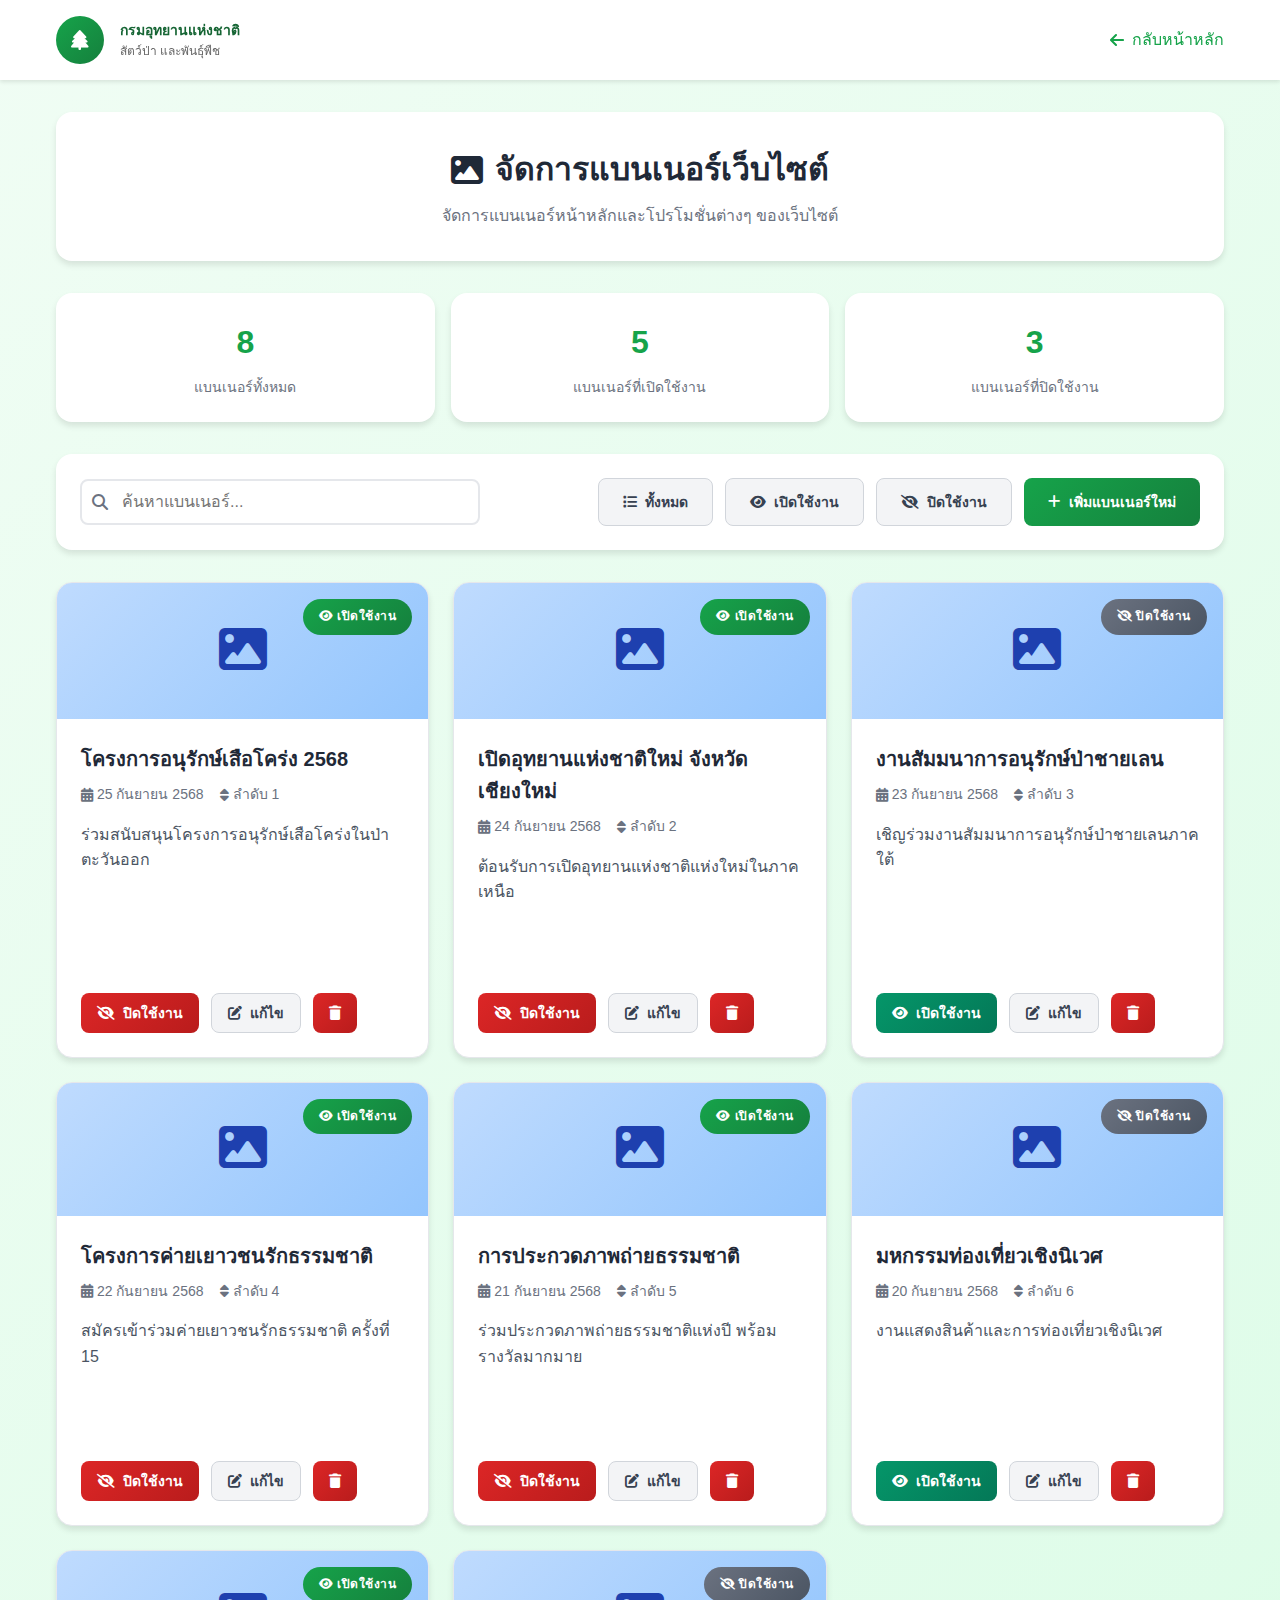
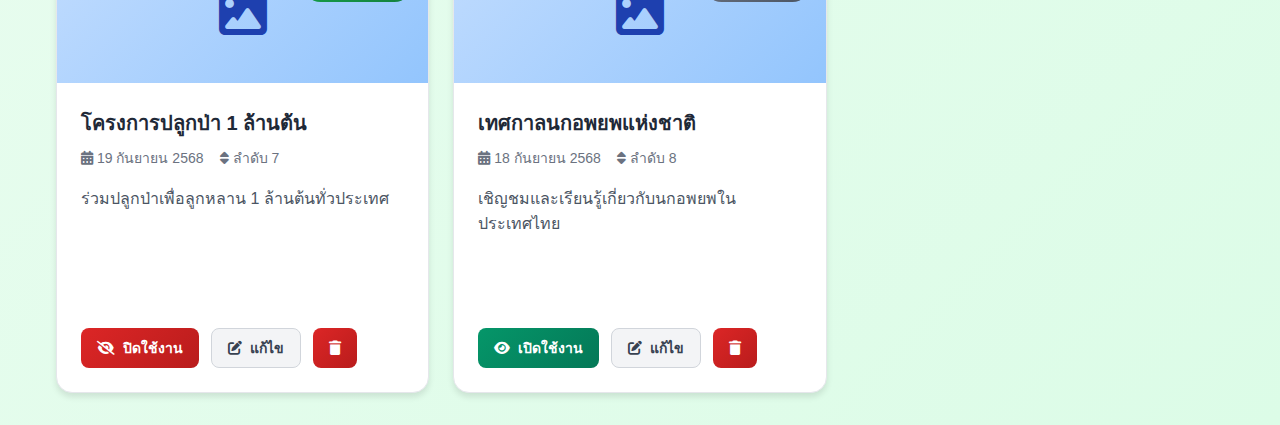
<file: banner_form.html>
<!DOCTYPE html>
<html lang="th">
  <head>
    <meta charset="UTF-8" />
    <meta name="viewport" content="width=device-width, initial-scale=1.0" />
    <title>จัดการแบนเนอร์ - กรมอุทยานแห่งชาติ สัตว์ป่า และพันธุ์พืช</title>
    <link
      rel="stylesheet"
      href="https://cdnjs.cloudflare.com/ajax/libs/font-awesome/6.4.0/css/all.min.css" />
    <style>
      * {
        margin: 0;
        padding: 0;
        box-sizing: border-box;
      }

      body {
        font-family: "Segoe UI", Tahoma, Geneva, Verdana, sans-serif;
        background: linear-gradient(135deg, #f0fdf4 0%, #dcfce7 100%);
        min-height: 100vh;
        line-height: 1.6;
        color: #333;
      }

      .container {
        max-width: 1200px;
        margin: 0 auto;
        padding: 0 1rem;
      }

      /* ========== HEADER STYLES ========== */
      .page-header {
        background-color: white;
        box-shadow: 0 2px 4px rgba(0, 0, 0, 0.1);
        position: sticky;
        top: 0;
        z-index: 1000;
        margin-bottom: 2rem;
      }

      .header-content {
        display: flex;
        align-items: center;
        justify-content: space-between;
        padding: 1rem;
        max-width: 1200px;
        margin: 0 auto;
      }

      .logo-section {
        display: flex;
        align-items: center;
        gap: 1rem;
      }

      .logo-placeholder {
        width: 48px;
        height: 48px;
        border-radius: 50%;
        background: linear-gradient(135deg, #16a34a 0%, #15803d 100%);
        display: flex;
        align-items: center;
        justify-content: center;
        color: white;
        font-weight: bold;
        font-size: 1.25rem;
      }

      .logo-text h1 {
        font-size: 0.875rem;
        font-weight: bold;
        color: #166534;
        margin: 0;
      }

      .logo-text p {
        font-size: 0.75rem;
        color: #666;
        margin: 0;
      }

      .back-btn {
        display: inline-flex;
        align-items: center;
        gap: 0.5rem;
        color: #16a34a;
        text-decoration: none;
        font-weight: 500;
        transition: color 0.3s;
      }

      .back-btn:hover {
        color: #15803d;
      }

      /* ========== PAGE TITLE ========== */
      .page-title {
        background: white;
        border-radius: 1rem;
        box-shadow: 0 4px 6px rgba(0, 0, 0, 0.1);
        padding: 2rem;
        margin-bottom: 2rem;
        text-align: center;
      }

      .page-title h1 {
        font-size: 2rem;
        font-weight: bold;
        color: #1f2937;
        margin-bottom: 0.5rem;
        display: flex;
        align-items: center;
        justify-content: center;
        gap: 0.75rem;
      }

      .page-title p {
        color: #6b7280;
        font-size: 1rem;
      }

      /* ========== ACTION BAR ========== */
      .action-bar {
        background: white;
        border-radius: 1rem;
        box-shadow: 0 4px 6px rgba(0, 0, 0, 0.1);
        padding: 1.5rem;
        margin-bottom: 2rem;
        display: flex;
        justify-content: space-between;
        align-items: center;
        flex-wrap: wrap;
        gap: 1rem;
      }

      .search-box {
        flex: 1;
        max-width: 400px;
        position: relative;
      }

      .search-input {
        width: 100%;
        padding: 0.75rem 1rem 0.75rem 2.5rem;
        border: 2px solid #e5e7eb;
        border-radius: 0.5rem;
        font-size: 1rem;
        transition: all 0.3s ease;
      }

      .search-input:focus {
        outline: none;
        border-color: #16a34a;
        box-shadow: 0 0 0 3px rgba(22, 163, 74, 0.1);
      }

      .search-icon {
        position: absolute;
        left: 0.75rem;
        top: 50%;
        transform: translateY(-50%);
        color: #6b7280;
      }

      .btn {
        display: inline-flex;
        align-items: center;
        gap: 0.5rem;
        padding: 0.75rem 1.5rem;
        border: none;
        border-radius: 0.5rem;
        font-size: 0.875rem;
        font-weight: 600;
        cursor: pointer;
        transition: all 0.3s ease;
        text-decoration: none;
      }

      .btn-primary {
        background: linear-gradient(135deg, #16a34a 0%, #15803d 100%);
        color: white;
      }

      .btn-primary:hover {
        transform: translateY(-2px);
        box-shadow: 0 8px 25px rgba(22, 163, 74, 0.3);
      }

      .btn-secondary {
        background: #f3f4f6;
        color: #374151;
        border: 1px solid #d1d5db;
      }

      .btn-secondary:hover {
        background: #e5e7eb;
      }

      .btn-success {
        background: linear-gradient(135deg, #059669 0%, #047857 100%);
        color: white;
      }

      .btn-success:hover {
        transform: translateY(-1px);
        box-shadow: 0 4px 12px rgba(5, 150, 105, 0.3);
      }

      .btn-danger {
        background: linear-gradient(135deg, #dc2626 0%, #b91c1c 100%);
        color: white;
      }

      .btn-danger:hover {
        transform: translateY(-1px);
        box-shadow: 0 4px 12px rgba(220, 38, 38, 0.3);
      }

      /* ========== BANNER GRID ========== */
      .banner-grid {
        display: grid;
        grid-template-columns: 1fr;
        gap: 1.5rem;
        margin-bottom: 2rem;
      }

      .banner-card {
        background: white;
        border-radius: 1rem;
        box-shadow: 0 4px 6px rgba(0, 0, 0, 0.1);
        overflow: hidden;
        transition: all 0.3s ease;
        border: 1px solid #e5e7eb;
        display: flex;
        flex-direction: column;
        height: 100%;
      }

      .banner-card:hover {
        transform: translateY(-2px);
        box-shadow: 0 8px 25px rgba(0, 0, 0, 0.15);
      }

      .banner-preview {
        position: relative;
        height: 200px;
        background: linear-gradient(135deg, #bfdbfe 0%, #93c5fd 100%);
        display: flex;
        align-items: center;
        justify-content: center;
        overflow: hidden;
      }

      .banner-preview img {
        width: 100%;
        height: 100%;
        object-fit: cover;
      }

      .banner-placeholder {
        color: #1e40af;
        font-size: 3rem;
        text-align: center;
      }

      .status-badge {
        position: absolute;
        top: 1rem;
        right: 1rem;
        padding: 0.5rem 1rem;
        border-radius: 20px;
        font-size: 0.75rem;
        font-weight: 600;
        text-transform: uppercase;
        letter-spacing: 0.5px;
      }

      .status-active {
        background: linear-gradient(135deg, #16a34a 0%, #15803d 100%);
        color: white;
      }

      .status-inactive {
        background: linear-gradient(135deg, #6b7280 0%, #4b5563 100%);
        color: white;
      }

      .banner-info {
        padding: 1.5rem;
        display: flex;
        flex-direction: column;
        height: 100%;
      }

      .banner-title {
        font-size: 1.25rem;
        font-weight: bold;
        color: #1f2937;
        margin-bottom: 0.5rem;
      }

      .banner-meta {
        display: flex;
        gap: 1rem;
        margin-bottom: 1rem;
        font-size: 0.875rem;
        color: #6b7280;
      }

      .banner-meta span {
        display: flex;
        align-items: center;
        gap: 0.25rem;
      }

      .banner-description {
        color: #4b5563;
        margin-bottom: 1.5rem;
        line-height: 1.6;
        flex-grow: 1;
      }

      .banner-actions {
        display: flex;
        gap: 0.75rem;
        flex-wrap: wrap;
        margin-top: auto;
      }

      .btn-sm {
        padding: 0.5rem 1rem;
        font-size: 0.875rem;
      }

      /* ========== MODAL STYLES ========== */
      .modal {
        display: none;
        position: fixed;
        top: 0;
        left: 0;
        width: 100%;
        height: 100%;
        background: rgba(0, 0, 0, 0.5);
        z-index: 2000;
        align-items: center;
        justify-content: center;
        padding: 1rem;
      }

      .modal.show {
        display: flex;
      }

      .modal-content {
        background: white;
        border-radius: 1rem;
        max-width: 800px;
        width: 100%;
        max-height: 95vh;
        overflow: hidden;
        display: flex;
        flex-direction: column;
      }

      .modal-header {
        background: linear-gradient(135deg, #16a34a 0%, #059669 100%);
        color: white;
        padding: 1.5rem;
        border-radius: 1rem 1rem 0 0;
      }

      .modal-header h2 {
        font-size: 1.5rem;
        display: flex;
        align-items: center;
        gap: 0.75rem;
      }

      .modal-body {
        padding: 1.5rem;
        flex: 1;
        overflow: hidden;
        display: flex;
        flex-direction: column;
      }

      .form-group {
        margin-bottom: 1rem;
      }

      .form-group label {
        display: block;
        font-weight: 600;
        color: #374151;
        margin-bottom: 0.5rem;
        font-size: 0.9rem;
      }

      .form-control {
        width: 100%;
        padding: 0.75rem;
        border: 2px solid #e5e7eb;
        border-radius: 0.5rem;
        font-size: 1rem;
        transition: all 0.3s ease;
        background: #fafafa;
      }

      .form-control:focus {
        outline: none;
        border-color: #16a34a;
        background: white;
        box-shadow: 0 0 0 3px rgba(22, 163, 74, 0.1);
      }

      .file-upload {
        position: relative;
        display: inline-block;
        width: 100%;
      }

      .file-input {
        position: absolute;
        opacity: 0;
        width: 100%;
        height: 100%;
        cursor: pointer;
      }

      .file-label {
        display: flex;
        align-items: center;
        justify-content: center;
        padding: 2rem;
        border: 2px dashed #cbd5e1;
        border-radius: 0.5rem;
        background: #f8fafc;
        cursor: pointer;
        transition: all 0.3s ease;
        text-align: center;
        flex-direction: column;
        gap: 0.5rem;
      }

      .file-label:hover {
        border-color: #16a34a;
        background: #f0fdf4;
      }

      .file-label i {
        font-size: 2rem;
        color: #64748b;
      }

      .file-label:hover i {
        color: #16a34a;
      }

      .modal-footer {
        padding: 1.5rem 2rem;
        border-top: 1px solid #e5e7eb;
        display: flex;
        gap: 1rem;
        justify-content: flex-end;
      }

      .close-btn {
        position: absolute;
        top: 1.5rem;
        right: 1.5rem;
        background: rgba(255, 255, 255, 0.2);
        border: none;
        color: white;
        width: 32px;
        height: 32px;
        border-radius: 50%;
        display: flex;
        align-items: center;
        justify-content: center;
        cursor: pointer;
        font-size: 1.25rem;
      }

      .close-btn:hover {
        background: rgba(255, 255, 255, 0.3);
      }

      /* ========== STATS CARDS ========== */
      .stats-grid {
        display: grid;
        grid-template-columns: repeat(auto-fit, minmax(200px, 1fr));
        gap: 1rem;
        margin-bottom: 2rem;
      }

      .stat-card {
        background: white;
        padding: 1.5rem;
        border-radius: 1rem;
        box-shadow: 0 4px 6px rgba(0, 0, 0, 0.1);
        text-align: center;
      }

      .stat-number {
        font-size: 2rem;
        font-weight: bold;
        color: #16a34a;
        margin-bottom: 0.5rem;
      }

      .stat-label {
        color: #6b7280;
        font-size: 0.875rem;
      }

      /* ========== RESPONSIVE DESIGN ========== */
      @media (min-width: 768px) {
        .banner-grid {
          grid-template-columns: repeat(2, 1fr);
        }
      }

      @media (min-width: 1024px) {
        .banner-grid {
          grid-template-columns: repeat(3, 1fr);
        }
      }

      @media (max-width: 640px) {
        .action-bar {
          flex-direction: column;
          align-items: stretch;
        }

        .search-box {
          max-width: none;
        }

        .banner-actions {
          flex-direction: column;
        }

        .header-content {
          flex-direction: column;
          gap: 1rem;
          text-align: center;
        }

        .logo-section {
          justify-content: center;
        }

        .page-title h1 {
          font-size: 1.5rem;
        }

        .modal-body {
          padding: 1rem;
        }

        .modal-content {
          max-width: 90vw;
        }

        .modal-body form > div {
          grid-template-columns: 1fr !important;
          gap: 1rem !important;
        }

        .modal-footer {
          padding: 1rem;
          flex-direction: column;
        }
      }
    </style>
  </head>
  <body>
    <!-- ========== HEADER ========== -->
    <header class="page-header">
      <div class="header-content">
        <!-- Logo Section -->
        <div class="logo-section">
          <div class="logo-placeholder">
            <i class="fas fa-tree"></i>
          </div>
          <div class="logo-text">
            <h1>กรมอุทยานแห่งชาติ</h1>
            <p>สัตว์ป่า และพันธุ์พืช</p>
          </div>
        </div>

        <!-- Back Button -->
        <a href="service.html" class="back-btn">
          <i class="fas fa-arrow-left"></i>
          กลับหน้าหลัก
        </a>
      </div>
    </header>

    <div class="container">
      <!-- Page Title -->
      <div class="page-title">
        <h1>
          <i class="fas fa-image"></i>
          จัดการแบนเนอร์เว็บไซต์
        </h1>
        <p>จัดการแบนเนอร์หน้าหลักและโปรโมชั่นต่างๆ ของเว็บไซต์</p>
      </div>

      <!-- Statistics -->
      <div class="stats-grid">
        <div class="stat-card">
          <div class="stat-number" id="totalBanners">8</div>
          <div class="stat-label">แบนเนอร์ทั้งหมด</div>
        </div>
        <div class="stat-card">
          <div class="stat-number" id="activeBanners">5</div>
          <div class="stat-label">แบนเนอร์ที่เปิดใช้งาน</div>
        </div>
        <div class="stat-card">
          <div class="stat-number" id="inactiveBanners">3</div>
          <div class="stat-label">แบนเนอร์ที่ปิดใช้งาน</div>
        </div>
      </div>

      <!-- Action Bar -->
      <div class="action-bar">
        <div class="search-box">
          <i class="fas fa-search search-icon"></i>
          <input
            type="text"
            class="search-input"
            placeholder="ค้นหาแบนเนอร์..."
            id="searchInput" />
        </div>
        <div style="display: flex; gap: 0.75rem; flex-wrap: wrap">
          <button class="btn btn-secondary" onclick="filterBanners('all')">
            <i class="fas fa-list"></i>
            ทั้งหมด
          </button>
          <button class="btn btn-secondary" onclick="filterBanners('active')">
            <i class="fas fa-eye"></i>
            เปิดใช้งาน
          </button>
          <button class="btn btn-secondary" onclick="filterBanners('inactive')">
            <i class="fas fa-eye-slash"></i>
            ปิดใช้งาน
          </button>
          <button class="btn btn-primary" onclick="openAddModal()">
            <i class="fas fa-plus"></i>
            เพิ่มแบนเนอร์ใหม่
          </button>
        </div>
      </div>

      <!-- Banner Grid -->
      <div class="banner-grid" id="bannerGrid">
        <!-- Banners will be populated here -->
      </div>
    </div>

    <!-- Add/Edit Banner Modal -->
    <div class="modal" id="bannerModal">
      <div class="modal-content">
        <div class="modal-header">
          <h2 id="modalTitle">
            <i class="fas fa-plus"></i>
            เพิ่มแบนเนอร์ใหม่
          </h2>
          <button class="close-btn" onclick="closeBannerModal()">×</button>
        </div>
        <div class="modal-body">
          <form id="bannerForm">
            <div
              style="
                display: grid;
                grid-template-columns: 1fr 1fr;
                gap: 2rem;
                height: 100%;
              ">
              <!-- Left Column -->
              <div>
                <div class="form-group">
                  <label for="bannerTitle"
                    >ชื่อแบนเนอร์ <span style="color: #dc2626">*</span></label
                  >
                  <input
                    type="text"
                    id="bannerTitle"
                    class="form-control"
                    placeholder="ระบุชื่อแบนเนอร์"
                    required />
                </div>

                <div class="form-group">
                  <label for="bannerDescription">คำอธิบาย</label>
                  <textarea
                    id="bannerDescription"
                    class="form-control"
                    rows="2"
                    placeholder="คำอธิบายสั้นๆ เกี่ยวกับแบนเนอร์"></textarea>
                </div>

                <div class="form-group">
                  <label for="bannerLink">ลิงก์ปรับปรุง (ไม่บังคับ)</label>
                  <input
                    type="url"
                    id="bannerLink"
                    class="form-control"
                    placeholder="https://example.com" />
                </div>

                <div
                  style="
                    display: grid;
                    grid-template-columns: 1fr 1fr;
                    gap: 1rem;
                  ">
                  <div class="form-group">
                    <label for="bannerOrder">ลำดับการแสดง</label>
                    <input
                      type="number"
                      id="bannerOrder"
                      class="form-control"
                      value="1"
                      min="1" />
                  </div>

                  <div class="form-group">
                    <label for="bannerStatus">สถานะ</label>
                    <select id="bannerStatus" class="form-control">
                      <option value="active">เปิดใช้งาน</option>
                      <option value="inactive">ปิดใช้งาน</option>
                    </select>
                  </div>
                </div>
              </div>

              <!-- Right Column -->
              <div>
                <div class="form-group">
                  <label for="bannerImage"
                    >รูปภาพแบนเนอร์ <span style="color: #dc2626">*</span></label
                  >
                  <div class="file-upload">
                    <input
                      type="file"
                      id="bannerImage"
                      class="file-input"
                      accept="image/*"
                      required />
                    <label
                      for="bannerImage"
                      class="file-label"
                      style="padding: 1.5rem">
                      <i class="fas fa-cloud-upload-alt"></i>
                      <div>
                        <strong>คลิกเพื่อเลือกรูปภาพ</strong><br />
                        <span style="color: #64748b; font-size: 0.875rem"
                          >รองรับไฟล์ JPG, PNG<br />ขนาดแนะนำ 1920x600px</span
                        >
                      </div>
                    </label>
                  </div>
                </div>
                <div id="imagePreview" style="margin-top: 1rem"></div>
              </div>
            </div>
          </form>
        </div>
        <div class="modal-footer">
          <button
            type="button"
            class="btn btn-secondary"
            onclick="closeBannerModal()">
            <i class="fas fa-times"></i>
            ยกเลิก
          </button>
          <button type="submit" class="btn btn-primary" onclick="saveBanner()">
            <i class="fas fa-save"></i>
            บันทึก
          </button>
        </div>
      </div>
    </div>

    <script>
      // ========== SAMPLE DATA ========== //
      let banners = [
        {
          id: 1,
          title: "โครงการอนุรักษ์เสือโคร่ง 2568",
          description: "ร่วมสนับสนุนโครงการอนุรักษ์เสือโคร่งในป่าตะวันออก",
          image: null,
          link: "https://example.com/tiger-project",
          status: "active",
          order: 1,
          createdDate: "2025-09-25",
        },
        {
          id: 2,
          title: "เปิดอุทยานแห่งชาติใหม่ จังหวัดเชียงใหม่",
          description: "ต้อนรับการเปิดอุทยานแห่งชาติแห่งใหม่ในภาคเหนือ",
          image: null,
          link: "",
          status: "active",
          order: 2,
          createdDate: "2025-09-24",
        },
        {
          id: 3,
          title: "งานสัมมนาการอนุรักษ์ป่าชายเลน",
          description: "เชิญร่วมงานสัมมนาการอนุรักษ์ป่าชายเลนภาคใต้",
          image: null,
          link: "https://example.com/seminar",
          status: "inactive",
          order: 3,
          createdDate: "2025-09-23",
        },
        {
          id: 4,
          title: "โครงการค่ายเยาวชนรักธรรมชาติ",
          description: "สมัครเข้าร่วมค่ายเยาวชนรักธรรมชาติ ครั้งที่ 15",
          image: null,
          link: "",
          status: "active",
          order: 4,
          createdDate: "2025-09-22",
        },
        {
          id: 5,
          title: "การประกวดภาพถ่ายธรรมชาติ",
          description: "ร่วมประกวดภาพถ่ายธรรมชาติแห่งปี พร้อมรางวัลมากมาย",
          image: null,
          link: "https://example.com/photo-contest",
          status: "active",
          order: 5,
          createdDate: "2025-09-21",
        },
        {
          id: 6,
          title: "มหกรรมท่องเที่ยวเชิงนิเวศ",
          description: "งานแสดงสินค้าและการท่องเที่ยวเชิงนิเวศ",
          image: null,
          link: "",
          status: "inactive",
          order: 6,
          createdDate: "2025-09-20",
        },
        {
          id: 7,
          title: "โครงการปลูกป่า 1 ล้านต้น",
          description: "ร่วมปลูกป่าเพื่อลูกหลาน 1 ล้านต้นทั่วประเทศ",
          image: null,
          link: "https://example.com/plant-trees",
          status: "active",
          order: 7,
          createdDate: "2025-09-19",
        },
        {
          id: 8,
          title: "เทศกาลนกอพยพแห่งชาติ",
          description: "เชิญชมและเรียนรู้เกี่ยวกับนกอพยพในประเทศไทย",
          image: null,
          link: "",
          status: "inactive",
          order: 8,
          createdDate: "2025-09-18",
        },
      ];

      let currentFilter = "all";
      let editingBannerId = null;

      // ========== RENDER FUNCTIONS ========== //
      function renderBanners(bannersToRender = banners) {
        const grid = document.getElementById("bannerGrid");

        if (bannersToRender.length === 0) {
          grid.innerHTML = `
            <div style="grid-column: 1 / -1; text-align: center; padding: 3rem; color: #6b7280;">
              <i class="fas fa-search" style="font-size: 3rem; margin-bottom: 1rem;"></i>
              <p style="font-size: 1.125rem;">ไม่พบแบนเนอร์ที่ค้นหา</p>
            </div>
          `;
          return;
        }

        grid.innerHTML = bannersToRender
          .map(
            (banner) => `
          <div class="banner-card" data-status="${banner.status}">
            <div class="banner-preview">
              ${
                banner.image
                  ? `<img src="${banner.image}" alt="${banner.title}" />`
                  : `<div class="banner-placeholder"><i class="fas fa-image"></i></div>`
              }
              <div class="status-badge status-${banner.status}">
                <i class="fas fa-${
                  banner.status === "active" ? "eye" : "eye-slash"
                }"></i>
                ${banner.status === "active" ? "เปิดใช้งาน" : "ปิดใช้งาน"}
              </div>
            </div>
            <div class="banner-info">
              <h3 class="banner-title">${banner.title}</h3>
              <div class="banner-meta">
                <span><i class="fas fa-calendar-alt"></i> ${formatDate(
                  banner.createdDate
                )}</span>
                <span><i class="fas fa-sort"></i> ลำดับ ${banner.order}</span>
              </div>
              <p class="banner-description">${banner.description}</p>
              <div class="banner-actions">
                <button class="btn ${
                  banner.status === "active" ? "btn-danger" : "btn-success"
                } btn-sm" 
                        onclick="toggleStatus(${banner.id})">
                  <i class="fas fa-${
                    banner.status === "active" ? "eye-slash" : "eye"
                  }"></i>
                  ${banner.status === "active" ? "ปิดใช้งาน" : "เปิดใช้งาน"}
                </button>
                <button class="btn btn-secondary btn-sm" onclick="editBanner(${
                  banner.id
                })">
                  <i class="fas fa-edit"></i>
                  แก้ไข
                </button>
                <button class="btn btn-danger btn-sm" onclick="deleteBanner(${
                  banner.id
                })" title="ลบแบนเนอร์">
                  <i class="fas fa-trash"></i>
                </button>
              </div>
            </div>
          </div>
        `
          )
          .join("");
      }

      function updateStats() {
        const total = banners.length;
        const active = banners.filter((b) => b.status === "active").length;
        const inactive = total - active;

        document.getElementById("totalBanners").textContent = total;
        document.getElementById("activeBanners").textContent = active;
        document.getElementById("inactiveBanners").textContent = inactive;
      }

      function formatDate(dateString) {
        const options = {
          year: "numeric",
          month: "long",
          day: "numeric",
          locale: "th-TH",
        };
        return new Date(dateString).toLocaleDateString("th-TH", options);
      }

      // ========== FILTER FUNCTIONS ========== //
      function filterBanners(status) {
        currentFilter = status;
        let filtered = banners;

        if (status !== "all") {
          filtered = banners.filter((banner) => banner.status === status);
        }

        // Apply search filter if there's search text
        const searchText = document
          .getElementById("searchInput")
          .value.toLowerCase();
        if (searchText) {
          filtered = filtered.filter(
            (banner) =>
              banner.title.toLowerCase().includes(searchText) ||
              banner.description.toLowerCase().includes(searchText)
          );
        }

        renderBanners(filtered);

        // Update filter button states
        document
          .querySelectorAll(".action-bar .btn-secondary")
          .forEach((btn) => {
            btn.style.background = "#f3f4f6";
            btn.style.color = "#374151";
          });
        event.target.style.background = "#16a34a";
        event.target.style.color = "white";
      }

      function searchBanners() {
        const searchText = document
          .getElementById("searchInput")
          .value.toLowerCase();
        let filtered = banners;

        if (currentFilter !== "all") {
          filtered = banners.filter(
            (banner) => banner.status === currentFilter
          );
        }

        if (searchText) {
          filtered = filtered.filter(
            (banner) =>
              banner.title.toLowerCase().includes(searchText) ||
              banner.description.toLowerCase().includes(searchText)
          );
        }

        renderBanners(filtered);
      }

      // ========== BANNER MANAGEMENT ========== //
      function toggleStatus(bannerId) {
        const banner = banners.find((b) => b.id === bannerId);
        if (banner) {
          banner.status = banner.status === "active" ? "inactive" : "active";
          updateStats();
          searchBanners(); // Re-render with current filters

          // Show success message
          showToast(
            `แบนเนอร์ "${banner.title}" ถูก${
              banner.status === "active" ? "เปิด" : "ปิด"
            }ใช้งานแล้ว`,
            "success"
          );
        }
      }

      function editBanner(bannerId) {
        const banner = banners.find((b) => b.id === bannerId);
        if (banner) {
          editingBannerId = bannerId;

          // Populate form
          document.getElementById("bannerTitle").value = banner.title;
          document.getElementById("bannerDescription").value =
            banner.description;
          document.getElementById("bannerLink").value = banner.link || "";
          document.getElementById("bannerOrder").value = banner.order;
          document.getElementById("bannerStatus").value = banner.status;

          // Update modal title
          document.getElementById("modalTitle").innerHTML = `
            <i class="fas fa-edit"></i>
            แก้ไขแบนเนอร์
          `;

          // Show modal
          document.getElementById("bannerModal").classList.add("show");
        }
      }

      function deleteBanner(bannerId) {
        const banner = banners.find((b) => b.id === bannerId);
        if (
          banner &&
          confirm(`คุณต้องการลบแบนเนอร์ "${banner.title}" หรือไม่?`)
        ) {
          banners = banners.filter((b) => b.id !== bannerId);
          updateStats();
          searchBanners();
          showToast("ลบแบนเนอร์เรียบร้อยแล้ว", "success");
        }
      }

      // ========== MODAL FUNCTIONS ========== //
      function openAddModal() {
        editingBannerId = null;
        document.getElementById("bannerForm").reset();
        document.getElementById("bannerOrder").value = banners.length + 1;
        document.getElementById("imagePreview").innerHTML = "";

        // Update modal title
        document.getElementById("modalTitle").innerHTML = `
          <i class="fas fa-plus"></i>
          เพิ่มแบนเนอร์ใหม่
        `;

        document.getElementById("bannerModal").classList.add("show");
      }

      function closeBannerModal() {
        document.getElementById("bannerModal").classList.remove("show");
      }

      function saveBanner() {
        const form = document.getElementById("bannerForm");
        if (!form.checkValidity()) {
          form.reportValidity();
          return;
        }

        const formData = {
          title: document.getElementById("bannerTitle").value,
          description: document.getElementById("bannerDescription").value,
          link: document.getElementById("bannerLink").value,
          order: parseInt(document.getElementById("bannerOrder").value),
          status: document.getElementById("bannerStatus").value,
        };

        if (editingBannerId) {
          // Update existing banner
          const banner = banners.find((b) => b.id === editingBannerId);
          Object.assign(banner, formData);
          showToast("แก้ไขแบนเนอร์เรียบร้อยแล้ว", "success");
        } else {
          // Add new banner
          const newBanner = {
            id: Math.max(...banners.map((b) => b.id)) + 1,
            ...formData,
            image: null, // In real implementation, handle file upload
            createdDate: new Date().toISOString().split("T")[0],
          };
          banners.push(newBanner);
          showToast("เพิ่มแบนเนอร์ใหม่เรียบร้อยแล้ว", "success");
        }

        updateStats();
        searchBanners();
        closeBannerModal();
      }

      // ========== FILE PREVIEW ========== //
      document
        .getElementById("bannerImage")
        .addEventListener("change", function (e) {
          const file = e.target.files[0];
          const preview = document.getElementById("imagePreview");

          if (file && file.type.startsWith("image/")) {
            const reader = new FileReader();
            reader.onload = function (e) {
              preview.innerHTML = `
              <div style="border: 2px solid #e5e7eb; border-radius: 0.5rem; overflow: hidden;">
                <img src="${e.target.result}" alt="Preview" style="width: 100%; height: 200px; object-fit: cover;" />
              </div>
            `;
            };
            reader.readAsDataURL(file);
          } else {
            preview.innerHTML = "";
          }
        });

      // ========== UTILITY FUNCTIONS ========== //
      function showToast(message, type = "info") {
        // Simple toast notification (you can enhance this)
        const toast = document.createElement("div");
        toast.style.cssText = `
          position: fixed;
          top: 20px;
          right: 20px;
          background: ${type === "success" ? "#16a34a" : "#dc2626"};
          color: white;
          padding: 1rem 2rem;
          border-radius: 0.5rem;
          z-index: 3000;
          box-shadow: 0 4px 6px rgba(0, 0, 0, 0.1);
        `;
        toast.textContent = message;
        document.body.appendChild(toast);

        setTimeout(() => {
          toast.remove();
        }, 3000);
      }

      // ========== EVENT LISTENERS ========== //
      document
        .getElementById("searchInput")
        .addEventListener("input", searchBanners);

      // Close modal when clicking outside
      document
        .getElementById("bannerModal")
        .addEventListener("click", function (e) {
          if (e.target === this) {
            closeBannerModal();
          }
        });

      // ========== INITIALIZATION ========== //
      document.addEventListener("DOMContentLoaded", function () {
        renderBanners();
        updateStats();
      });
    </script>
  </body>
</html>
</file>
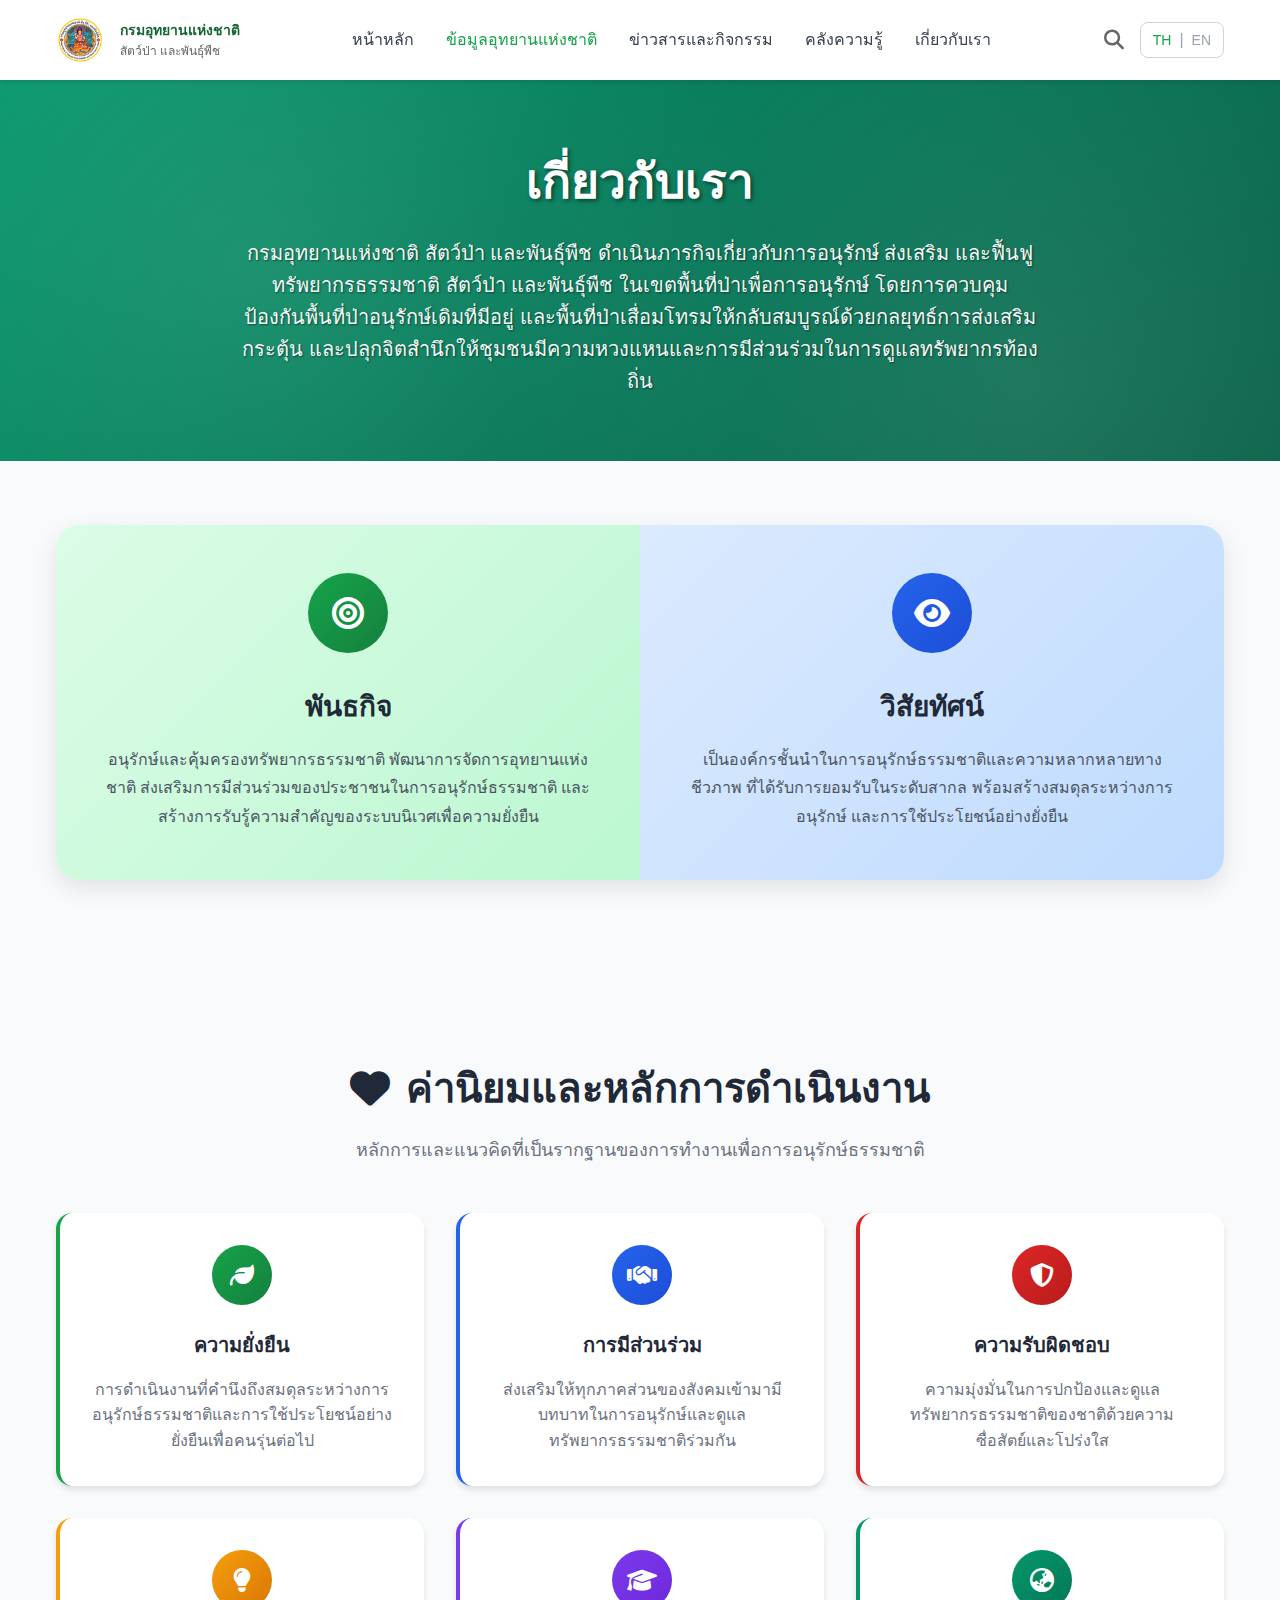
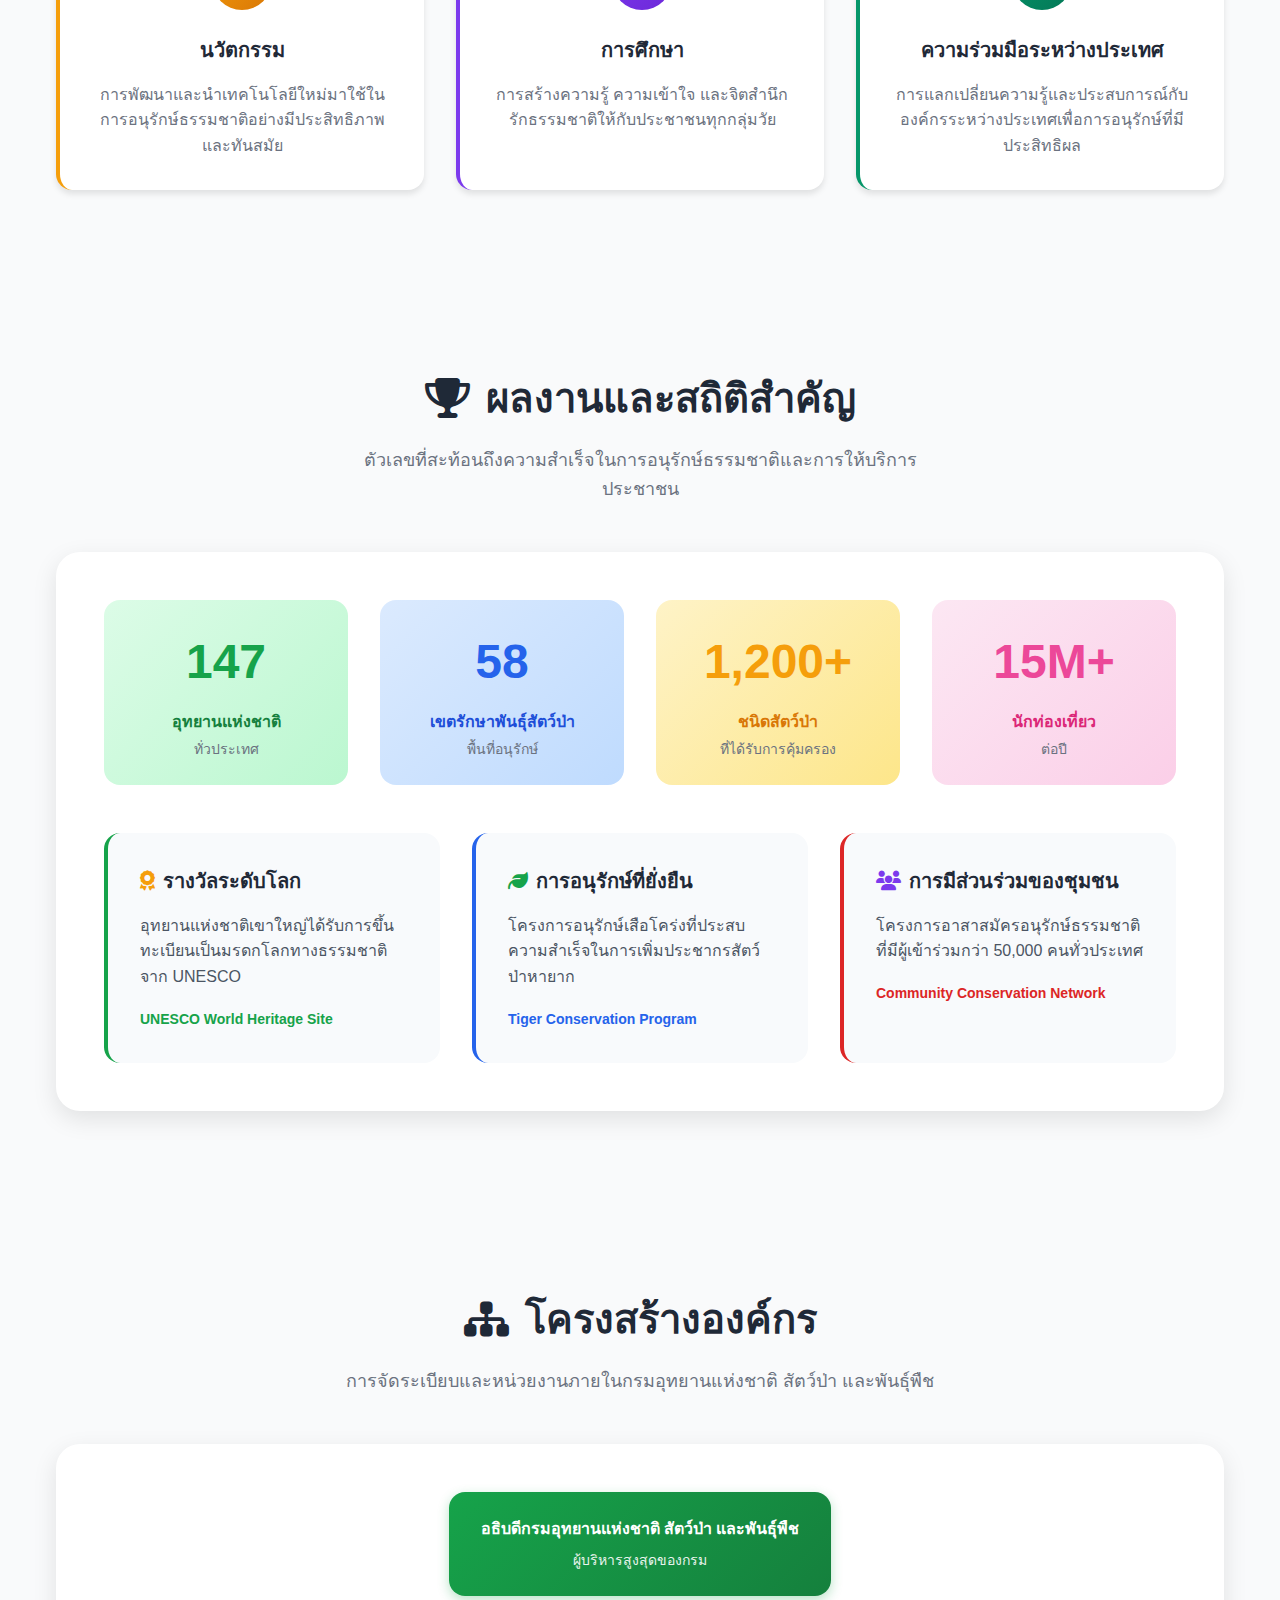
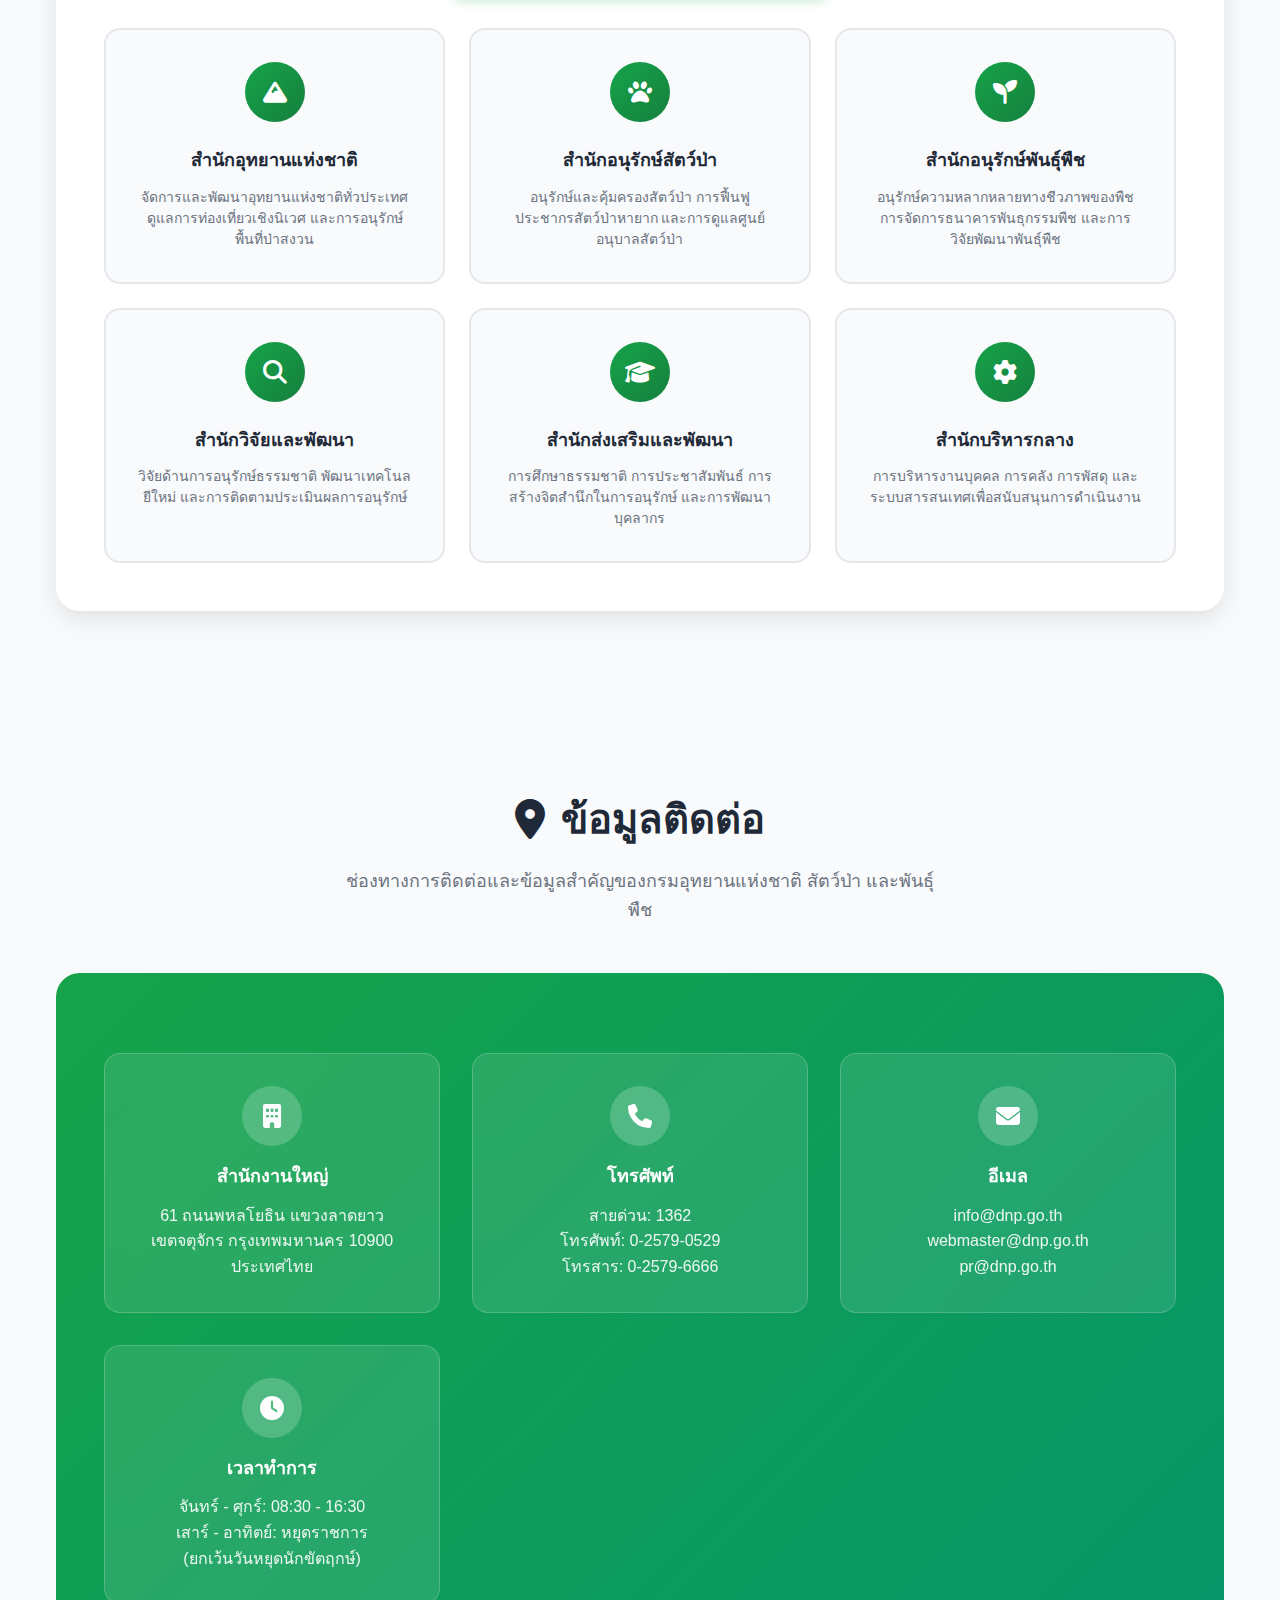
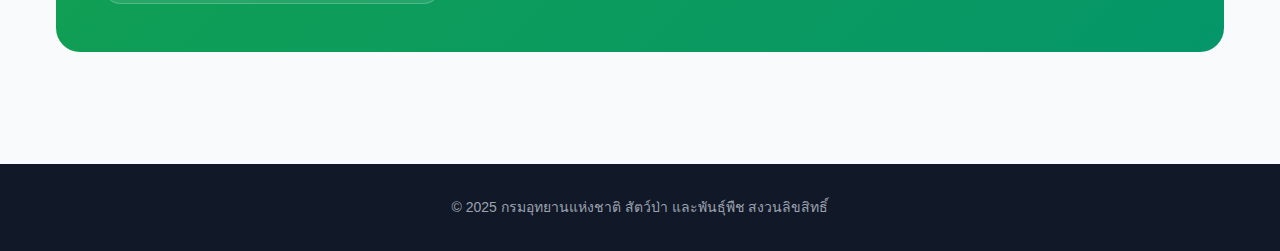
<file: information.html>
<!DOCTYPE html>
<html lang="th">
  <head>
    <meta charset="UTF-8" />
    <meta name="viewport" content="width=device-width, initial-scale=1.0" />
    <title>เกี่ยวกับเรา - กรมอุทยานแห่งชาติ สัตว์ป่า และพันธุ์พืช</title>
    <link
      rel="stylesheet"
      href="https://cdnjs.cloudflare.com/ajax/libs/font-awesome/6.4.0/css/all.min.css" />
    <style>
      * {
        margin: 0;
        padding: 0;
        box-sizing: border-box;
      }

      body {
        font-family: "Segoe UI", Tahoma, Geneva, Verdana, sans-serif;
        background: #f9fafb;
        line-height: 1.6;
        color: #333;
      }

      .container {
        max-width: 1200px;
        margin: 0 auto;
        padding: 0 1rem;
      }

      /* ========== HEADER STYLES (MATCHING SERVICE.HTML) ========== */
      .info-header {
        background-color: white;
        box-shadow: 0 2px 4px rgba(0, 0, 0, 0.1);
        position: sticky;
        top: 0;
        z-index: 1000;
      }

      .info-header-content {
        display: flex;
        align-items: center;
        justify-content: space-between;
        padding: 1rem 0;
      }

      .info-logo-section {
        display: flex;
        align-items: center;
        gap: 1rem;
      }

      .info-logo-placeholder {
        width: 48px;
        height: 48px;
        border-radius: 50%;
        /* background: linear-gradient(135deg, #16a34a 0%, #15803d 100%); */
        display: flex;
        align-items: center;
        justify-content: center;
        color: white;
        font-weight: bold;
        font-size: 1.25rem;
      }

      .info-logo-text h1 {
        font-size: 0.875rem;
        font-weight: bold;
        color: #166534;
        margin: 0;
      }

      .info-logo-text p {
        font-size: 0.75rem;
        color: #666;
        margin: 0;
      }

      .info-nav {
        display: none;
        gap: 2rem;
      }

      .info-nav a {
        color: #374151;
        text-decoration: none;
        font-weight: 500;
        transition: color 0.3s;
      }

      .info-nav a:hover {
        color: #16a34a;
      }

      .info-header-actions {
        display: flex;
        align-items: center;
        gap: 1rem;
      }

      .info-search-btn,
      .info-menu-toggle {
        background: none;
        border: none;
        color: #666;
        font-size: 1.25rem;
        cursor: pointer;
        transition: color 0.3s;
      }

      .info-search-btn:hover,
      .info-menu-toggle:hover {
        color: #16a34a;
      }

      .info-language-switcher {
        display: none;
        align-items: center;
        gap: 0.5rem;
        border: 1px solid #d1d5db;
        border-radius: 0.5rem;
        padding: 0.25rem 0.75rem;
      }

      .info-language-switcher button {
        background: none;
        border: none;
        font-size: 0.875rem;
        font-weight: 500;
        cursor: pointer;
      }

      .info-language-switcher .active {
        color: #16a34a;
      }

      .info-language-switcher .inactive {
        color: #9ca3af;
      }

      @media (min-width: 640px) {
        .info-language-switcher {
          display: flex;
        }
      }

      @media (min-width: 1024px) {
        .info-nav {
          display: flex;
        }

        .info-menu-toggle {
          display: none;
        }
      }

      /* ========== HERO SECTION ========== */
      .hero {
        background: linear-gradient(
          135deg,
          #059669 0%,
          #047857 50%,
          #065f46 100%
        );
        padding: 4rem 0;
        text-align: center;
        position: relative;
        overflow: hidden;
      }

      .hero::before {
        content: "";
        position: absolute;
        top: 0;
        left: 0;
        right: 0;
        bottom: 0;
        background-image: radial-gradient(
            circle at 20% 50%,
            rgba(255, 255, 255, 0.1) 0%,
            transparent 50%
          ),
          radial-gradient(
            circle at 80% 80%,
            rgba(255, 255, 255, 0.1) 0%,
            transparent 50%
          );
        pointer-events: none;
      }

      .hero-content {
        position: relative;
        z-index: 1;
      }

      .hero h1 {
        color: white;
        font-size: 3rem;
        font-weight: bold;
        margin-bottom: 1rem;
        text-shadow: 2px 2px 4px rgba(0, 0, 0, 0.5);
      }

      .hero p {
        color: white;
        font-size: 1.25rem;
        max-width: 800px;
        margin: 0 auto;
        text-shadow: 1px 1px 2px rgba(0, 0, 0, 0.5);
        opacity: 0.95;
      }

      /* ========== CONTENT SECTIONS ========== */
      .content-section {
        padding: 4rem 0;
      }

      .section-title {
        text-align: center;
        margin-bottom: 3rem;
      }

      .section-title h2 {
        font-size: 2.5rem;
        font-weight: bold;
        color: #1f2937;
        margin-bottom: 1rem;
        display: flex;
        align-items: center;
        justify-content: center;
        gap: 1rem;
      }

      .section-title p {
        color: #6b7280;
        font-size: 1.125rem;
        max-width: 600px;
        margin: 0 auto;
      }

      /* ========== MISSION VISION ========== */
      .mission-vision {
        background: white;
        border-radius: 1.5rem;
        box-shadow: 0 8px 25px rgba(0, 0, 0, 0.1);
        overflow: hidden;
        margin-bottom: 3rem;
      }

      .mv-grid {
        display: grid;
        grid-template-columns: 1fr 1fr;
      }

      .mv-item {
        padding: 3rem;
        text-align: center;
      }

      .mv-item.mission {
        background: linear-gradient(135deg, #dcfce7 0%, #bbf7d0 100%);
      }

      .mv-item.vision {
        background: linear-gradient(135deg, #dbeafe 0%, #bfdbfe 100%);
      }

      .mv-icon {
        width: 80px;
        height: 80px;
        border-radius: 50%;
        background: linear-gradient(135deg, #16a34a 0%, #15803d 100%);
        display: flex;
        align-items: center;
        justify-content: center;
        margin: 0 auto 2rem;
        color: white;
        font-size: 2rem;
      }

      .mv-item.vision .mv-icon {
        background: linear-gradient(135deg, #2563eb 0%, #1d4ed8 100%);
      }

      .mv-item h3 {
        font-size: 1.75rem;
        font-weight: bold;
        color: #1f2937;
        margin-bottom: 1rem;
      }

      .mv-item p {
        color: #4b5563;
        font-size: 1rem;
        line-height: 1.8;
      }

      /* ========== HISTORY SECTION ========== */
      .history-section {
        background: white;
        border-radius: 1.5rem;
        box-shadow: 0 8px 25px rgba(0, 0, 0, 0.1);
        padding: 3rem;
        margin-bottom: 3rem;
      }

      .timeline {
        position: relative;
        margin-top: 2rem;
      }

      .timeline::before {
        content: "";
        position: absolute;
        left: 50%;
        transform: translateX(-50%);
        width: 4px;
        height: 100%;
        background: linear-gradient(to bottom, #16a34a, #059669);
        border-radius: 2px;
      }

      .timeline-item {
        position: relative;
        margin-bottom: 3rem;
        display: flex;
        align-items: center;
      }

      .timeline-item:nth-child(odd) {
        flex-direction: row;
      }

      .timeline-item:nth-child(even) {
        flex-direction: row-reverse;
      }

      .timeline-content {
        background: #f8fafc;
        border-radius: 1rem;
        padding: 2rem;
        width: 45%;
        box-shadow: 0 4px 6px rgba(0, 0, 0, 0.1);
        border-left: 4px solid #16a34a;
      }

      .timeline-item:nth-child(even) .timeline-content {
        border-left: none;
        border-right: 4px solid #16a34a;
      }

      .timeline-year {
        position: absolute;
        left: 50%;
        transform: translateX(-50%);
        background: #16a34a;
        color: white;
        padding: 0.75rem 1.5rem;
        border-radius: 2rem;
        font-weight: bold;
        font-size: 1rem;
        box-shadow: 0 4px 12px rgba(22, 163, 74, 0.3);
      }

      .timeline-content h4 {
        color: #1f2937;
        font-size: 1.25rem;
        font-weight: bold;
        margin-bottom: 0.75rem;
      }

      .timeline-content p {
        color: #4b5563;
        line-height: 1.6;
      }

      /* ========== ORGANIZATION CHART ========== */
      .org-chart {
        background: white;
        border-radius: 1.5rem;
        box-shadow: 0 8px 25px rgba(0, 0, 0, 0.1);
        padding: 3rem;
        margin-bottom: 3rem;
      }

      .org-level {
        display: flex;
        justify-content: center;
        margin-bottom: 2rem;
      }

      .org-position {
        background: linear-gradient(135deg, #16a34a 0%, #15803d 100%);
        color: white;
        padding: 1.5rem 2rem;
        border-radius: 1rem;
        text-align: center;
        box-shadow: 0 4px 12px rgba(22, 163, 74, 0.3);
        margin: 0 1rem;
      }

      .org-position h4 {
        font-size: 1rem;
        font-weight: bold;
        margin-bottom: 0.5rem;
      }

      .org-position p {
        font-size: 0.875rem;
        opacity: 0.9;
      }

      .dept-grid {
        display: grid;
        grid-template-columns: repeat(auto-fit, minmax(280px, 1fr));
        gap: 1.5rem;
        margin-top: 2rem;
      }

      .dept-card {
        background: #f8fafc;
        border-radius: 1rem;
        padding: 2rem;
        text-align: center;
        border: 2px solid #e5e7eb;
        transition: all 0.3s ease;
      }

      .dept-card:hover {
        transform: translateY(-4px);
        box-shadow: 0 8px 25px rgba(0, 0, 0, 0.15);
        border-color: #16a34a;
      }

      .dept-icon {
        width: 60px;
        height: 60px;
        border-radius: 50%;
        background: linear-gradient(135deg, #16a34a 0%, #15803d 100%);
        display: flex;
        align-items: center;
        justify-content: center;
        margin: 0 auto 1.5rem;
        color: white;
        font-size: 1.5rem;
      }

      .dept-card h4 {
        color: #1f2937;
        font-size: 1.125rem;
        font-weight: bold;
        margin-bottom: 0.75rem;
      }

      .dept-card p {
        color: #6b7280;
        font-size: 0.875rem;
        line-height: 1.5;
      }

      /* ========== CONTACT INFO ========== */
      .contact-section {
        background: linear-gradient(135deg, #16a34a 0%, #059669 100%);
        border-radius: 1.5rem;
        padding: 3rem;
        color: white;
        text-align: center;
      }

      .contact-grid {
        display: grid;
        grid-template-columns: repeat(auto-fit, minmax(250px, 1fr));
        gap: 2rem;
        margin-top: 2rem;
      }

      .contact-item {
        background: rgba(255, 255, 255, 0.1);
        border-radius: 1rem;
        padding: 2rem;
        backdrop-filter: blur(10px);
        border: 1px solid rgba(255, 255, 255, 0.2);
      }

      .contact-icon {
        width: 60px;
        height: 60px;
        border-radius: 50%;
        background: rgba(255, 255, 255, 0.2);
        display: flex;
        align-items: center;
        justify-content: center;
        margin: 0 auto 1rem;
        font-size: 1.5rem;
      }

      .contact-item h4 {
        font-size: 1.125rem;
        font-weight: bold;
        margin-bottom: 0.75rem;
      }

      .contact-item p {
        opacity: 0.9;
        line-height: 1.6;
      }

      /* ========== RESPONSIVE DESIGN ========== */
      @media (max-width: 768px) {
        .hero h1 {
          font-size: 2rem;
        }

        .hero p {
          font-size: 1rem;
        }

        .mv-grid {
          grid-template-columns: 1fr;
        }

        .timeline::before {
          left: 2rem;
        }

        .timeline-item {
          flex-direction: column !important;
          align-items: flex-start;
          padding-left: 4rem;
        }

        .timeline-content {
          width: 100%;
        }

        .timeline-year {
          left: 2rem;
          transform: translateX(-50%);
        }

        .section-title h2 {
          font-size: 2rem;
        }

        .content-section {
          padding: 2rem 0;
        }

        .info-header-content {
          flex-direction: column;
          gap: 1rem;
          text-align: center;
        }

        .info-logo-section {
          justify-content: center;
        }
      }
    </style>
  </head>
  <body>
    <!-- ========== HEADER ========== -->
    <header class="info-header">
      <div class="container">
        <div class="info-header-content">
          <!-- Logo Section -->
          <div class="info-logo-section">
            <div class="info-logo-placeholder">
               <img src="./public/logo.png" width="48px" height="48px">
            </div>
            <div class="info-logo-text">
              <h1>กรมอุทยานแห่งชาติ</h1>
              <p>สัตว์ป่า และพันธุ์พืช</p>
            </div>
          </div>

          <!-- Navigation Menu (Desktop) -->
          <nav class="info-nav" role="navigation" aria-label="Main navigation">
            <a href="index.html">หน้าหลัก</a>
            <a href="information.html" style="color: #16a34a"
              >ข้อมูลอุทยานแห่งชาติ</a
            >
            <a href="news.html">ข่าวสารและกิจกรรม</a>
            <a href="knowledge.html">คลังความรู้</a>
            <a href="#">เกี่ยวกับเรา</a>
          </nav>

          <!-- Search & Language Section -->
          <div class="info-header-actions">
            <button class="info-search-btn" aria-label="ค้นหา">
              <i class="fas fa-search"></i>
            </button>

            <div class="info-language-switcher">
              <button class="active">TH</button>
              <span style="color: #9ca3af">|</span>
              <button class="inactive">EN</button>
            </div>

            <button class="info-menu-toggle" aria-label="เปิดเมนู">
              <i class="fas fa-bars"></i>
            </button>
          </div>
        </div>
      </div>
    </header>

    <!-- ========== HERO SECTION ========== -->
    <section class="hero">
      <div class="container">
        <div class="hero-content">
          <h1>เกี่ยวกับเรา</h1>
          <p>
            กรมอุทยานแห่งชาติ สัตว์ป่า และพันธุ์พืช
            ดำเนินภารกิจเกี่ยวกับการอนุรักษ์ ส่งเสริม และฟื้นฟูทรัพยากรธรรมชาติ
            สัตว์ป่า และพันธุ์พืช ในเขตพื้นที่ป่าเพื่อการอนุรักษ์ โดยการควบคุม
            ป้องกันพื้นที่ป่าอนุรักษ์เดิมที่มีอยู่
            และพื้นที่ป่าเสื่อมโทรมให้กลับสมบูรณ์ด้วยกลยุทธ์การส่งเสริม กระตุ้น
            และปลุกจิตสำนึกให้ชุมชนมีความหวงแหนและการมีส่วนร่วมในการดูแลทรัพยากรท้องถิ่น
          </p>
        </div>
      </div>
    </section>

    <!-- ========== MAIN CONTENT ========== -->
    <main>
      <div class="container">
        <!-- ========== MISSION & VISION ========== -->
        <section class="content-section">
          <div class="mission-vision">
            <div class="mv-grid">
              <div class="mv-item mission">
                <div class="mv-icon">
                  <i class="fas fa-bullseye"></i>
                </div>
                <h3>พันธกิจ</h3>
                <p>
                  อนุรักษ์และคุ้มครองทรัพยากรธรรมชาติ
                  พัฒนาการจัดการอุทยานแห่งชาติ
                  ส่งเสริมการมีส่วนร่วมของประชาชนในการอนุรักษ์ธรรมชาติ
                  และสร้างการรับรู้ความสำคัญของระบบนิเวศเพื่อความยั่งยืน
                </p>
              </div>
              <div class="mv-item vision">
                <div class="mv-icon">
                  <i class="fas fa-eye"></i>
                </div>
                <h3>วิสัยทัศน์</h3>
                <p>
                  เป็นองค์กรชั้นนำในการอนุรักษ์ธรรมชาติและความหลากหลายทางชีวภาพ
                  ที่ได้รับการยอมรับในระดับสากล
                  พร้อมสร้างสมดุลระหว่างการอนุรักษ์
                  และการใช้ประโยชน์อย่างยั่งยืน
                </p>
              </div>
            </div>
          </div>
        </section>

        <!-- ========== VALUES & PRINCIPLES ========== -->
        <section class="content-section">
          <div class="section-title">
            <h2>
              <i class="fas fa-heart"></i>
              ค่านิยมและหลักการดำเนินงาน
            </h2>
            <p>
              หลักการและแนวคิดที่เป็นรากฐานของการทำงานเพื่อการอนุรักษ์ธรรมชาติ
            </p>
          </div>

          <div
            class="values-grid"
            style="
              display: grid;
              grid-template-columns: repeat(auto-fit, minmax(300px, 1fr));
              gap: 2rem;
              margin-bottom: 3rem;
            ">
            <div
              class="value-card"
              style="
                background: white;
                border-radius: 1rem;
                padding: 2rem;
                text-align: center;
                box-shadow: 0 4px 6px rgba(0, 0, 0, 0.1);
                border-left: 4px solid #16a34a;
              ">
              <div
                style="
                  width: 60px;
                  height: 60px;
                  background: linear-gradient(135deg, #16a34a 0%, #15803d 100%);
                  border-radius: 50%;
                  display: flex;
                  align-items: center;
                  justify-content: center;
                  margin: 0 auto 1.5rem;
                  color: white;
                  font-size: 1.5rem;
                ">
                <i class="fas fa-leaf"></i>
              </div>
              <h4
                style="
                  color: #1f2937;
                  font-size: 1.25rem;
                  font-weight: bold;
                  margin-bottom: 1rem;
                ">
                ความยั่งยืน
              </h4>
              <p style="color: #6b7280; line-height: 1.6">
                การดำเนินงานที่คำนึงถึงสมดุลระหว่างการอนุรักษ์ธรรมชาติและการใช้ประโยชน์อย่างยั่งยืนเพื่อคนรุ่นต่อไป
              </p>
            </div>

            <div
              class="value-card"
              style="
                background: white;
                border-radius: 1rem;
                padding: 2rem;
                text-align: center;
                box-shadow: 0 4px 6px rgba(0, 0, 0, 0.1);
                border-left: 4px solid #2563eb;
              ">
              <div
                style="
                  width: 60px;
                  height: 60px;
                  background: linear-gradient(135deg, #2563eb 0%, #1d4ed8 100%);
                  border-radius: 50%;
                  display: flex;
                  align-items: center;
                  justify-content: center;
                  margin: 0 auto 1.5rem;
                  color: white;
                  font-size: 1.5rem;
                ">
                <i class="fas fa-handshake"></i>
              </div>
              <h4
                style="
                  color: #1f2937;
                  font-size: 1.25rem;
                  font-weight: bold;
                  margin-bottom: 1rem;
                ">
                การมีส่วนร่วม
              </h4>
              <p style="color: #6b7280; line-height: 1.6">
                ส่งเสริมให้ทุกภาคส่วนของสังคมเข้ามามีบทบาทในการอนุรักษ์และดูแลทรัพยากรธรรมชาติร่วมกัน
              </p>
            </div>

            <div
              class="value-card"
              style="
                background: white;
                border-radius: 1rem;
                padding: 2rem;
                text-align: center;
                box-shadow: 0 4px 6px rgba(0, 0, 0, 0.1);
                border-left: 4px solid #dc2626;
              ">
              <div
                style="
                  width: 60px;
                  height: 60px;
                  background: linear-gradient(135deg, #dc2626 0%, #b91c1c 100%);
                  border-radius: 50%;
                  display: flex;
                  align-items: center;
                  justify-content: center;
                  margin: 0 auto 1.5rem;
                  color: white;
                  font-size: 1.5rem;
                ">
                <i class="fas fa-shield-alt"></i>
              </div>
              <h4
                style="
                  color: #1f2937;
                  font-size: 1.25rem;
                  font-weight: bold;
                  margin-bottom: 1rem;
                ">
                ความรับผิดชอบ
              </h4>
              <p style="color: #6b7280; line-height: 1.6">
                ความมุ่งมั่นในการปกป้องและดูแลทรัพยากรธรรมชาติของชาติด้วยความซื่อสัตย์และโปร่งใส
              </p>
            </div>

            <div
              class="value-card"
              style="
                background: white;
                border-radius: 1rem;
                padding: 2rem;
                text-align: center;
                box-shadow: 0 4px 6px rgba(0, 0, 0, 0.1);
                border-left: 4px solid #f59e0b;
              ">
              <div
                style="
                  width: 60px;
                  height: 60px;
                  background: linear-gradient(135deg, #f59e0b 0%, #d97706 100%);
                  border-radius: 50%;
                  display: flex;
                  align-items: center;
                  justify-content: center;
                  margin: 0 auto 1.5rem;
                  color: white;
                  font-size: 1.5rem;
                ">
                <i class="fas fa-lightbulb"></i>
              </div>
              <h4
                style="
                  color: #1f2937;
                  font-size: 1.25rem;
                  font-weight: bold;
                  margin-bottom: 1rem;
                ">
                นวัตกรรม
              </h4>
              <p style="color: #6b7280; line-height: 1.6">
                การพัฒนาและนำเทคโนโลยีใหม่มาใช้ในการอนุรักษ์ธรรมชาติอย่างมีประสิทธิภาพและทันสมัย
              </p>
            </div>

            <div
              class="value-card"
              style="
                background: white;
                border-radius: 1rem;
                padding: 2rem;
                text-align: center;
                box-shadow: 0 4px 6px rgba(0, 0, 0, 0.1);
                border-left: 4px solid #7c3aed;
              ">
              <div
                style="
                  width: 60px;
                  height: 60px;
                  background: linear-gradient(135deg, #7c3aed 0%, #6d28d9 100%);
                  border-radius: 50%;
                  display: flex;
                  align-items: center;
                  justify-content: center;
                  margin: 0 auto 1.5rem;
                  color: white;
                  font-size: 1.5rem;
                ">
                <i class="fas fa-graduation-cap"></i>
              </div>
              <h4
                style="
                  color: #1f2937;
                  font-size: 1.25rem;
                  font-weight: bold;
                  margin-bottom: 1rem;
                ">
                การศึกษา
              </h4>
              <p style="color: #6b7280; line-height: 1.6">
                การสร้างความรู้ ความเข้าใจ
                และจิตสำนึกรักธรรมชาติให้กับประชาชนทุกกลุ่มวัย
              </p>
            </div>

            <div
              class="value-card"
              style="
                background: white;
                border-radius: 1rem;
                padding: 2rem;
                text-align: center;
                box-shadow: 0 4px 6px rgba(0, 0, 0, 0.1);
                border-left: 4px solid #059669;
              ">
              <div
                style="
                  width: 60px;
                  height: 60px;
                  background: linear-gradient(135deg, #059669 0%, #047857 100%);
                  border-radius: 50%;
                  display: flex;
                  align-items: center;
                  justify-content: center;
                  margin: 0 auto 1.5rem;
                  color: white;
                  font-size: 1.5rem;
                ">
                <i class="fas fa-globe-asia"></i>
              </div>
              <h4
                style="
                  color: #1f2937;
                  font-size: 1.25rem;
                  font-weight: bold;
                  margin-bottom: 1rem;
                ">
                ความร่วมมือระหว่างประเทศ
              </h4>
              <p style="color: #6b7280; line-height: 1.6">
                การแลกเปลี่ยนความรู้และประสบการณ์กับองค์กรระหว่างประเทศเพื่อการอนุรักษ์ที่มีประสิทธิผล
              </p>
            </div>
          </div>
        </section>

        <!-- ========== ACHIEVEMENTS & STATISTICS ========== -->
        <section class="content-section">
          <div class="section-title">
            <h2>
              <i class="fas fa-trophy"></i>
              ผลงานและสถิติสำคัญ
            </h2>
            <p>
              ตัวเลขที่สะท้อนถึงความสำเร็จในการอนุรักษ์ธรรมชาติและการให้บริการประชาชน
            </p>
          </div>

          <div
            class="stats-section"
            style="
              background: white;
              border-radius: 1.5rem;
              box-shadow: 0 8px 25px rgba(0, 0, 0, 0.1);
              padding: 3rem;
              margin-bottom: 3rem;
            ">
            <div
              class="stats-grid-large"
              style="
                display: grid;
                grid-template-columns: repeat(auto-fit, minmax(200px, 1fr));
                gap: 2rem;
                margin-bottom: 3rem;
              ">
              <div
                class="stat-item"
                style="
                  text-align: center;
                  padding: 1.5rem;
                  border-radius: 1rem;
                  background: linear-gradient(135deg, #dcfce7 0%, #bbf7d0 100%);
                ">
                <div
                  style="
                    font-size: 3rem;
                    font-weight: bold;
                    color: #16a34a;
                    margin-bottom: 0.5rem;
                  ">
                  147
                </div>
                <div
                  style="
                    color: #15803d;
                    font-weight: 600;
                    margin-bottom: 0.25rem;
                  ">
                  อุทยานแห่งชาติ
                </div>
                <div style="color: #6b7280; font-size: 0.875rem">
                  ทั่วประเทศ
                </div>
              </div>

              <div
                class="stat-item"
                style="
                  text-align: center;
                  padding: 1.5rem;
                  border-radius: 1rem;
                  background: linear-gradient(135deg, #dbeafe 0%, #bfdbfe 100%);
                ">
                <div
                  style="
                    font-size: 3rem;
                    font-weight: bold;
                    color: #2563eb;
                    margin-bottom: 0.5rem;
                  ">
                  58
                </div>
                <div
                  style="
                    color: #1d4ed8;
                    font-weight: 600;
                    margin-bottom: 0.25rem;
                  ">
                  เขตรักษาพันธุ์สัตว์ป่า
                </div>
                <div style="color: #6b7280; font-size: 0.875rem">
                  พื้นที่อนุรักษ์
                </div>
              </div>

              <div
                class="stat-item"
                style="
                  text-align: center;
                  padding: 1.5rem;
                  border-radius: 1rem;
                  background: linear-gradient(135deg, #fef3c7 0%, #fde68a 100%);
                ">
                <div
                  style="
                    font-size: 3rem;
                    font-weight: bold;
                    color: #f59e0b;
                    margin-bottom: 0.5rem;
                  ">
                  1,200+
                </div>
                <div
                  style="
                    color: #d97706;
                    font-weight: 600;
                    margin-bottom: 0.25rem;
                  ">
                  ชนิดสัตว์ป่า
                </div>
                <div style="color: #6b7280; font-size: 0.875rem">
                  ที่ได้รับการคุ้มครอง
                </div>
              </div>

              <div
                class="stat-item"
                style="
                  text-align: center;
                  padding: 1.5rem;
                  border-radius: 1rem;
                  background: linear-gradient(135deg, #fce7f3 0%, #fbcfe8 100%);
                ">
                <div
                  style="
                    font-size: 3rem;
                    font-weight: bold;
                    color: #ec4899;
                    margin-bottom: 0.5rem;
                  ">
                  15M+
                </div>
                <div
                  style="
                    color: #db2777;
                    font-weight: 600;
                    margin-bottom: 0.25rem;
                  ">
                  นักท่องเที่ยว
                </div>
                <div style="color: #6b7280; font-size: 0.875rem">ต่อปี</div>
              </div>
            </div>

            <div
              class="achievement-grid"
              style="
                display: grid;
                grid-template-columns: repeat(auto-fit, minmax(280px, 1fr));
                gap: 2rem;
              ">
              <div
                class="achievement-card"
                style="
                  background: #f8fafc;
                  border-radius: 1rem;
                  padding: 2rem;
                  border-left: 4px solid #16a34a;
                ">
                <h4
                  style="
                    color: #1f2937;
                    font-size: 1.25rem;
                    font-weight: bold;
                    margin-bottom: 1rem;
                    display: flex;
                    align-items: center;
                    gap: 0.5rem;
                  ">
                  <i class="fas fa-award" style="color: #f59e0b"></i>
                  รางวัลระดับโลก
                </h4>
                <p
                  style="color: #4b5563; margin-bottom: 1rem; line-height: 1.6">
                  อุทยานแห่งชาติเขาใหญ่ได้รับการขึ้นทะเบียนเป็นมรดกโลกทางธรรมชาติจาก
                  UNESCO
                </p>
                <span
                  style="color: #16a34a; font-weight: 600; font-size: 0.875rem"
                  >UNESCO World Heritage Site</span
                >
              </div>

              <div
                class="achievement-card"
                style="
                  background: #f8fafc;
                  border-radius: 1rem;
                  padding: 2rem;
                  border-left: 4px solid #2563eb;
                ">
                <h4
                  style="
                    color: #1f2937;
                    font-size: 1.25rem;
                    font-weight: bold;
                    margin-bottom: 1rem;
                    display: flex;
                    align-items: center;
                    gap: 0.5rem;
                  ">
                  <i class="fas fa-leaf" style="color: #16a34a"></i>
                  การอนุรักษ์ที่ยั่งยืน
                </h4>
                <p
                  style="color: #4b5563; margin-bottom: 1rem; line-height: 1.6">
                  โครงการอนุรักษ์เสือโคร่งที่ประสบความสำเร็จในการเพิ่มประชากรสัตว์ป่าหายาก
                </p>
                <span
                  style="color: #2563eb; font-weight: 600; font-size: 0.875rem"
                  >Tiger Conservation Program</span
                >
              </div>

              <div
                class="achievement-card"
                style="
                  background: #f8fafc;
                  border-radius: 1rem;
                  padding: 2rem;
                  border-left: 4px solid #dc2626;
                ">
                <h4
                  style="
                    color: #1f2937;
                    font-size: 1.25rem;
                    font-weight: bold;
                    margin-bottom: 1rem;
                    display: flex;
                    align-items: center;
                    gap: 0.5rem;
                  ">
                  <i class="fas fa-users" style="color: #7c3aed"></i>
                  การมีส่วนร่วมของชุมชน
                </h4>
                <p
                  style="color: #4b5563; margin-bottom: 1rem; line-height: 1.6">
                  โครงการอาสาสมัครอนุรักษ์ธรรมชาติที่มีผู้เข้าร่วมกว่า 50,000
                  คนทั่วประเทศ
                </p>
                <span
                  style="color: #dc2626; font-weight: 600; font-size: 0.875rem"
                  >Community Conservation Network</span
                >
              </div>
            </div>
          </div>
        </section>

        <!-- ========== HISTORY ========== -->
        <!-- <section class="content-section">
          <div class="section-title">
            <h2>
              <i class="fas fa-history"></i>
              ประวัติความเป็นมา
            </h2>
            <p>
              เส้นทางการพัฒนาและก้าวหน้าของกรมอุทยานแห่งชาติ สัตว์ป่า
              และพันธุ์พืช
            </p>
          </div>

          <div class="history-section">
            <div class="timeline">
              <div class="timeline-item">
                <div class="timeline-year">2502</div>
                <div class="timeline-content">
                  <h4>การก่อตั้งกรมป่าไม้</h4>
                  <p>
                    เริ่มต้นจากการจัดตั้งกรมป่าไม้
                    เป็นหน่วยงานหลักในการดูแลทรัพยากรป่าไม้ของประเทศ
                    ภายใต้กระทรวงเกษตรและสหกรณ์
                  </p>
                </div>
              </div>

              <div class="timeline-item">
                <div class="timeline-year">2504</div>
                <div class="timeline-content">
                  <h4>อุทยานแห่งชาติแห่งแรก</h4>
                  <p>
                    การประกาศจัดตั้งอุทยานแห่งชาติเขาใหญ่
                    เป็นอุทยานแห่งชาติแห่งแรกของประเทศไทย
                    เพื่อการอนุรักษ์ธรรมชาติและสัตว์ป่า
                  </p>
                </div>
              </div>

              <div class="timeline-item">
                <div class="timeline-year">2542</div>
                <div class="timeline-content">
                  <h4>การปฏิรูปโครงสร้าง</h4>
                  <p>
                    แยกกรมสัตว์ป่าและพันธุ์พืชออกจากกรมป่าไม้
                    เพื่อความเชี่ยวชาญเฉพาะด้าน
                    ในการอนุรักษ์สัตว์ป่าและความหลากหลายทางชีวภาพ
                  </p>
                </div>
              </div>

              <div class="timeline-item">
                <div class="timeline-year">2545</div>
                <div class="timeline-content">
                  <h4>การรวมองค์กร</h4>
                  <p>
                    รวมกรมอุทยานแห่งชาติกับกรมสัตว์ป่าและพันธุ์พืช เป็น
                    "กรมอุทยานแห่งชาติ สัตว์ป่า และพันธุ์พืช"
                    เพื่อการบริหารจัดการที่มีประสิทธิภาพ
                  </p>
                </div>
              </div>

              <div class="timeline-item">
                <div class="timeline-year">2568</div>
                <div class="timeline-content">
                  <h4>ยุคดิจิทัลและนวัตกรรม</h4>
                  <p>
                    การพัฒนาระบบจัดการดิจิทัล การใช้เทคโนโลยี AI และ IoT
                    ในการติดตามและอนุรักษ์ธรรมชาติ
                    รวมทั้งการส่งเสริมการท่องเที่ยวเชิงนิเวศ
                  </p>
                </div>
              </div>
            </div>
          </div>
        </section> -->

        <!-- ========== ORGANIZATION ========== -->
        <section class="content-section">
          <div class="section-title">
            <h2>
              <i class="fas fa-sitemap"></i>
              โครงสร้างองค์กร
            </h2>
            <p>
              การจัดระเบียบและหน่วยงานภายในกรมอุทยานแห่งชาติ สัตว์ป่า
              และพันธุ์พืช
            </p>
          </div>

          <div class="org-chart">
            <div class="org-level">
              <div class="org-position">
                <h4>อธิบดีกรมอุทยานแห่งชาติ สัตว์ป่า และพันธุ์พืช</h4>
                <p>ผู้บริหารสูงสุดของกรม</p>
              </div>
            </div>

            <div class="dept-grid">
              <div class="dept-card">
                <div class="dept-icon">
                  <i class="fas fa-mountain"></i>
                </div>
                <h4>สำนักอุทยานแห่งชาติ</h4>
                <p>
                  จัดการและพัฒนาอุทยานแห่งชาติทั่วประเทศ
                  ดูแลการท่องเที่ยวเชิงนิเวศ และการอนุรักษ์พื้นที่ป่าสงวน
                </p>
              </div>

              <div class="dept-card">
                <div class="dept-icon">
                  <i class="fas fa-paw"></i>
                </div>
                <h4>สำนักอนุรักษ์สัตว์ป่า</h4>
                <p>
                  อนุรักษ์และคุ้มครองสัตว์ป่า การฟื้นฟูประชากรสัตว์ป่าหายาก
                  และการดูแลศูนย์อนุบาลสัตว์ป่า
                </p>
              </div>

              <div class="dept-card">
                <div class="dept-icon">
                  <i class="fas fa-seedling"></i>
                </div>
                <h4>สำนักอนุรักษ์พันธุ์พืช</h4>
                <p>
                  อนุรักษ์ความหลากหลายทางชีวภาพของพืช
                  การจัดการธนาคารพันธุกรรมพืช และการวิจัยพัฒนาพันธุ์พืช
                </p>
              </div>

              <div class="dept-card">
                <div class="dept-icon">
                  <i class="fas fa-search"></i>
                </div>
                <h4>สำนักวิจัยและพัฒนา</h4>
                <p>
                  วิจัยด้านการอนุรักษ์ธรรมชาติ พัฒนาเทคโนลยีใหม่
                  และการติดตามประเมินผลการอนุรักษ์
                </p>
              </div>

              <div class="dept-card">
                <div class="dept-icon">
                  <i class="fas fa-graduation-cap"></i>
                </div>
                <h4>สำนักส่งเสริมและพัฒนา</h4>
                <p>
                  การศึกษาธรรมชาติ การประชาสัมพันธ์
                  การสร้างจิตสำนึกในการอนุรักษ์ และการพัฒนาบุคลากร
                </p>
              </div>

              <div class="dept-card">
                <div class="dept-icon">
                  <i class="fas fa-cog"></i>
                </div>
                <h4>สำนักบริหารกลาง</h4>
                <p>
                  การบริหารงานบุคคล การคลัง การพัสดุ
                  และระบบสารสนเทศเพื่อสนับสนุนการดำเนินงาน
                </p>
              </div>
            </div>
          </div>
        </section>

        <!-- ========== CONTACT ========== -->
        <section class="content-section">
          <div class="section-title">
            <h2>
              <i class="fas fa-map-marker-alt"></i>
              ข้อมูลติดต่อ
            </h2>
            <p>
              ช่องทางการติดต่อและข้อมูลสำคัญของกรมอุทยานแห่งชาติ สัตว์ป่า
              และพันธุ์พืช
            </p>
          </div>

          <div class="contact-section">
            <div class="contact-grid">
              <div class="contact-item">
                <div class="contact-icon">
                  <i class="fas fa-building"></i>
                </div>
                <h4>สำนักงานใหญ่</h4>
                <p>
                  61 ถนนพหลโยธิน แขวงลาดยาว<br />
                  เขตจตุจักร กรุงเทพมหานคร 10900<br />
                  ประเทศไทย
                </p>
              </div>

              <div class="contact-item">
                <div class="contact-icon">
                  <i class="fas fa-phone"></i>
                </div>
                <h4>โทรศัพท์</h4>
                <p>
                  สายด่วน: 1362<br />
                  โทรศัพท์: 0-2579-0529<br />
                  โทรสาร: 0-2579-6666
                </p>
              </div>

              <div class="contact-item">
                <div class="contact-icon">
                  <i class="fas fa-envelope"></i>
                </div>
                <h4>อีเมล</h4>
                <p>
                  info@dnp.go.th<br />
                  webmaster@dnp.go.th<br />
                  pr@dnp.go.th
                </p>
              </div>

              <div class="contact-item">
                <div class="contact-icon">
                  <i class="fas fa-clock"></i>
                </div>
                <h4>เวลาทำการ</h4>
                <p>
                  จันทร์ - ศุกร์: 08:30 - 16:30<br />
                  เสาร์ - อาทิตย์: หยุดราชการ<br />
                  (ยกเว้นวันหยุดนักขัตฤกษ์)
                </p>
              </div>
            </div>
          </div>
        </section>
      </div>
    </main>

    <!-- ========== FOOTER ========== -->
    <footer
      style="
        background-color: #111827;
        color: #d1d5db;
        padding: 2rem 0;
        margin-top: 3rem;
      ">
      <div class="container">
        <div style="text-align: center">
          <p style="font-size: 0.875rem; color: #9ca3af">
            © 2025 กรมอุทยานแห่งชาติ สัตว์ป่า และพันธุ์พืช สงวนลิขสิทธิ์
          </p>
        </div>
      </div>
    </footer>
  </body>
</html>
</file>
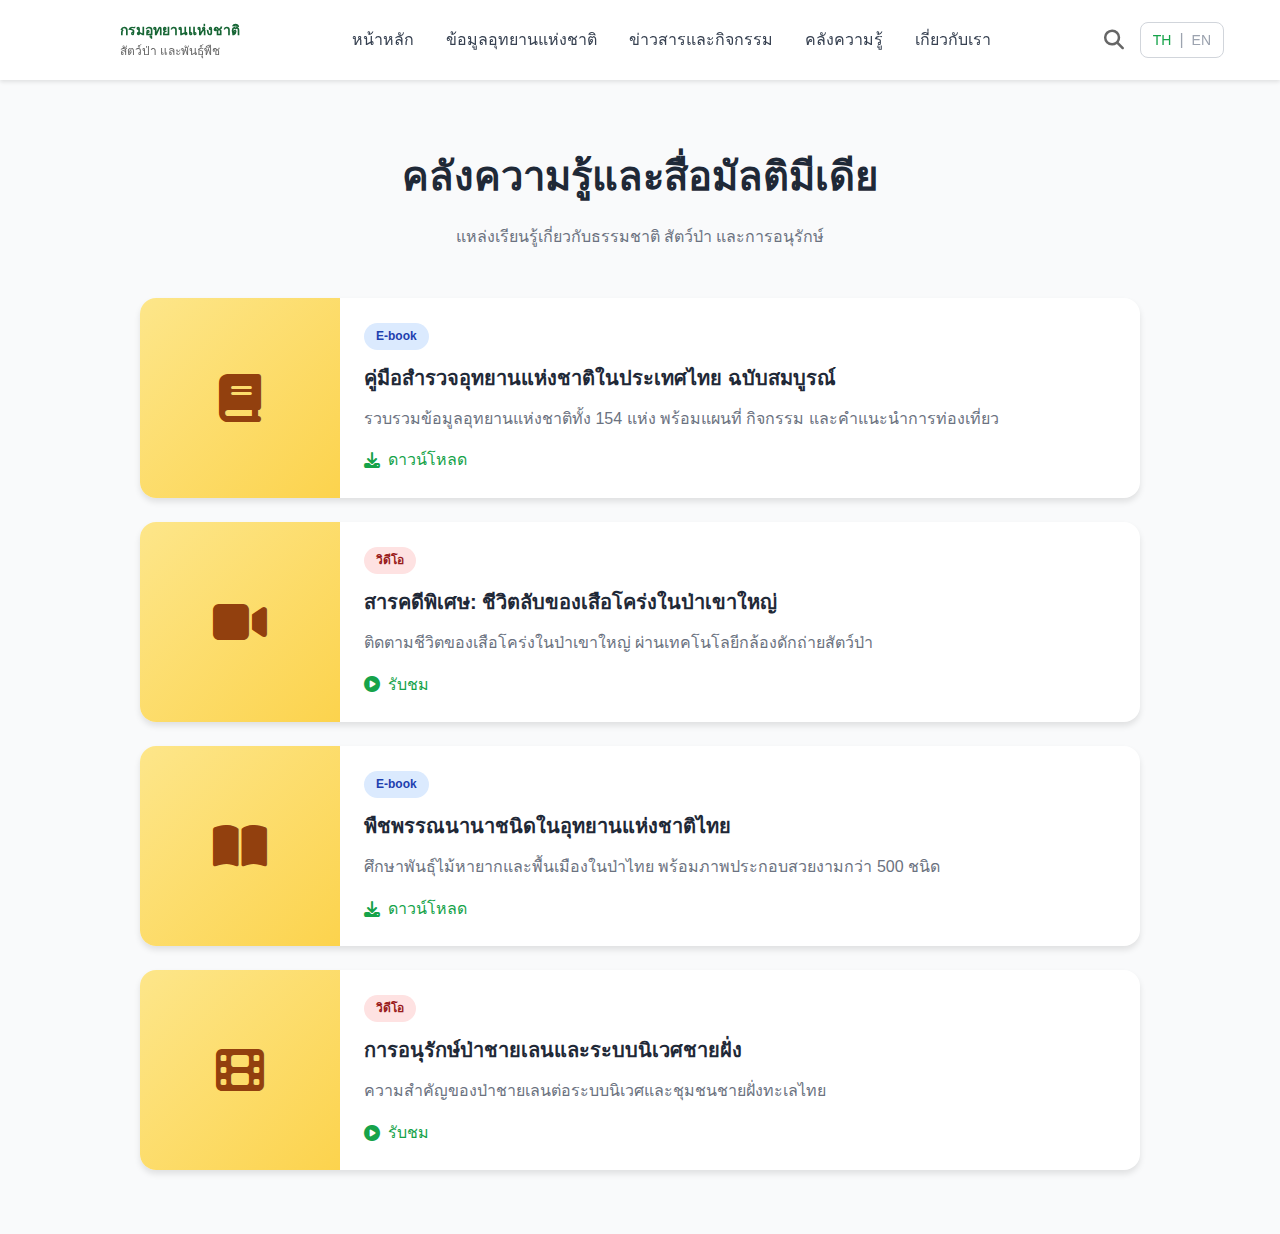
<file: knowledge.html>
<!DOCTYPE html>
<html lang="en">
  <head>
    <meta charset="UTF-8" />
    <meta name="viewport" content="width=device-width, initial-scale=1.0" />

    <title>knowledge</title>
    <link
      rel="stylesheet"
      href="https://cdnjs.cloudflare.com/ajax/libs/font-awesome/6.4.0/css/all.min.css" />
    <link rel="stylesheet" href="./style.css" />
  </head>
  <body>
      <!-- ========== HEADER ========== -->
    <header>
      <div class="container">
        <div class="header-content">
          <!-- Logo Section -->
          <div class="logo-section">
            <div class="logo-placeholder">
              <i class="fas fa-tree"></i>
            </div>
            <div class="logo-text">
              <h1>กรมอุทยานแห่งชาติ</h1>
              <p>สัตว์ป่า และพันธุ์พืช</p>
            </div>
          </div>

          <!-- Navigation Menu (Desktop) -->
          <nav role="navigation" aria-label="Main navigation">
            <a href="index.html">หน้าหลัก</a>
            <a href="#">ข้อมูลอุทยานแห่งชาติ</a>
            <a href="#">ข่าวสารและกิจกรรม</a>
            <a href="#">คลังความรู้</a>
            <a href="#">เกี่ยวกับเรา</a>
          </nav>

          <!-- Search & Language Section -->
          <div class="header-actions">
            <button class="search-btn" aria-label="ค้นหา">
              <i class="fas fa-search"></i>
            </button>

            <div class="language-switcher">
              <button class="active">TH</button>
              <span style="color: #9ca3af">|</span>
              <button class="inactive">EN</button>
            </div>

            <button class="menu-toggle" aria-label="เปิดเมนู">
              <i class="fas fa-bars"></i>
            </button>
          </div>
        </div>
      </div>
    </header>
    <section id="knowledge">
      <div class="container">
        <div class="section-header">
          <h3>คลังความรู้และสื่อมัลติมีเดีย</h3>
          <p>แหล่งเรียนรู้เกี่ยวกับธรรมชาติ สัตว์ป่า และการอนุรักษ์</p>
        </div>

        <div class="knowledge-list">
          <!-- Knowledge Item 1 -->
          <article class="knowledge-item">
            <div class="knowledge-img-placeholder">
              <i class="fas fa-book"></i>
            </div>
            <div class="knowledge-content">
              <span class="badge badge-blue">E-book</span>
              <h4>
                <a href="#">คู่มือสำรวจอุทยานแห่งชาติในประเทศไทย ฉบับสมบูรณ์</a>
              </h4>
              <p>
                รวบรวมข้อมูลอุทยานแห่งชาติทั้ง 154 แห่ง พร้อมแผนที่ กิจกรรม
                และคำแนะนำการท่องเที่ยว
              </p>
              <a href="#" class="btn-action">
                <i class="fas fa-download"></i>
                ดาวน์โหลด
              </a>
            </div>
          </article>

          <!-- Knowledge Item 2 -->
          <article class="knowledge-item">
            <div class="knowledge-img-placeholder">
              <i class="fas fa-video"></i>
            </div>
            <div class="knowledge-content">
              <span class="badge badge-red">วิดีโอ</span>
              <h4>
                <a href="#">สารคดีพิเศษ: ชีวิตลับของเสือโคร่งในป่าเขาใหญ่</a>
              </h4>
              <p>
                ติดตามชีวิตของเสือโคร่งในป่าเขาใหญ่
                ผ่านเทคโนโลยีกล้องดักถ่ายสัตว์ป่า
              </p>
              <a href="#" class="btn-action">
                <i class="fas fa-play-circle"></i>
                รับชม
              </a>
            </div>
          </article>

          <!-- Knowledge Item 3 -->
          <article class="knowledge-item">
            <div class="knowledge-img-placeholder">
              <i class="fas fa-book-open"></i>
            </div>
            <div class="knowledge-content">
              <span class="badge badge-blue">E-book</span>
              <h4>
                <a href="#">พืชพรรณนานาชนิดในอุทยานแห่งชาติไทย</a>
              </h4>
              <p>
                ศึกษาพันธุ์ไม้หายากและพื้นเมืองในป่าไทย พร้อมภาพประกอบสวยงามกว่า
                500 ชนิด
              </p>
              <a href="#" class="btn-action">
                <i class="fas fa-download"></i>
                ดาวน์โหลด
              </a>
            </div>
          </article>

          <!-- Knowledge Item 4 -->
          <article class="knowledge-item">
            <div class="knowledge-img-placeholder">
              <i class="fas fa-film"></i>
            </div>
            <div class="knowledge-content">
              <span class="badge badge-red">วิดีโอ</span>
              <h4>
                <a href="#">การอนุรักษ์ป่าชายเลนและระบบนิเวศชายฝั่ง</a>
              </h4>
              <p>ความสำคัญของป่าชายเลนต่อระบบนิเวศและชุมชนชายฝั่งทะเลไทย</p>
              <a href="#" class="btn-action">
                <i class="fas fa-play-circle"></i>
                รับชม
              </a>
            </div>
          </article>
        </div>
      </div>
    </section>
  </body>
</html>
</file>
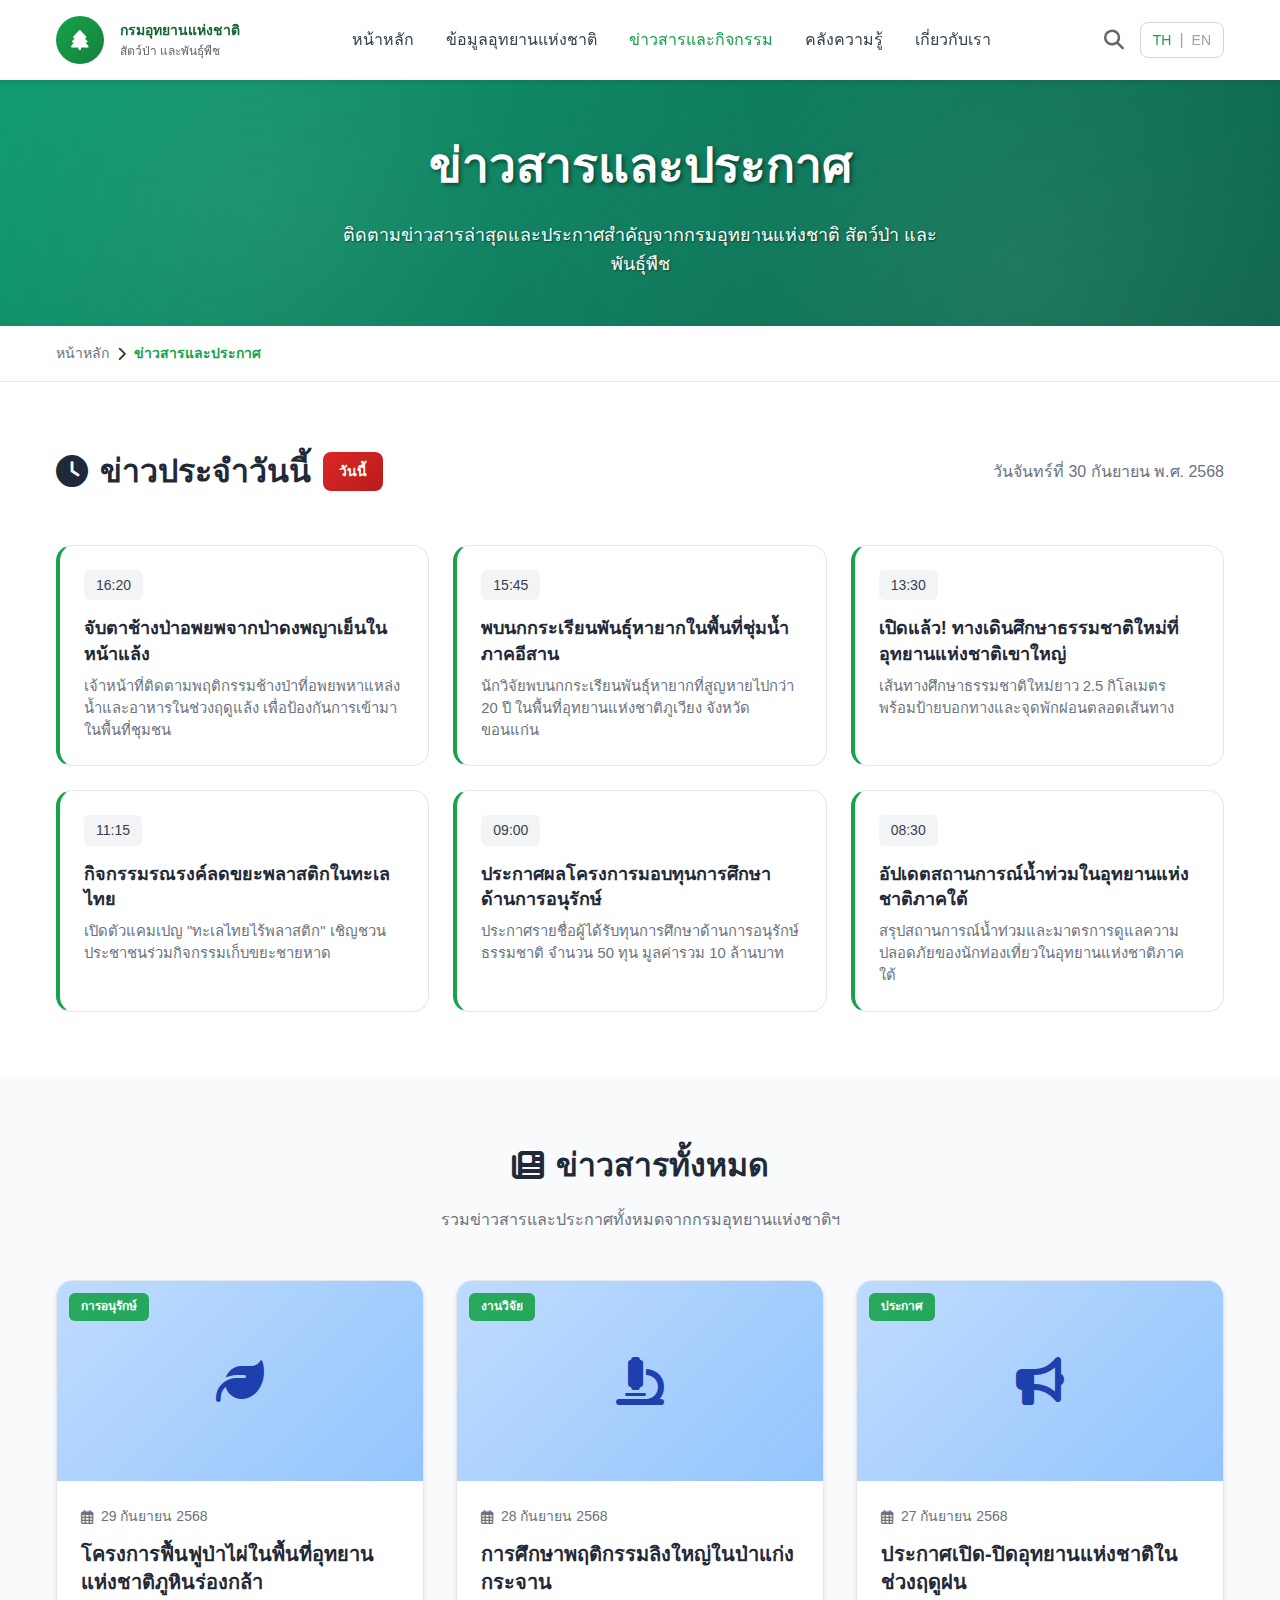
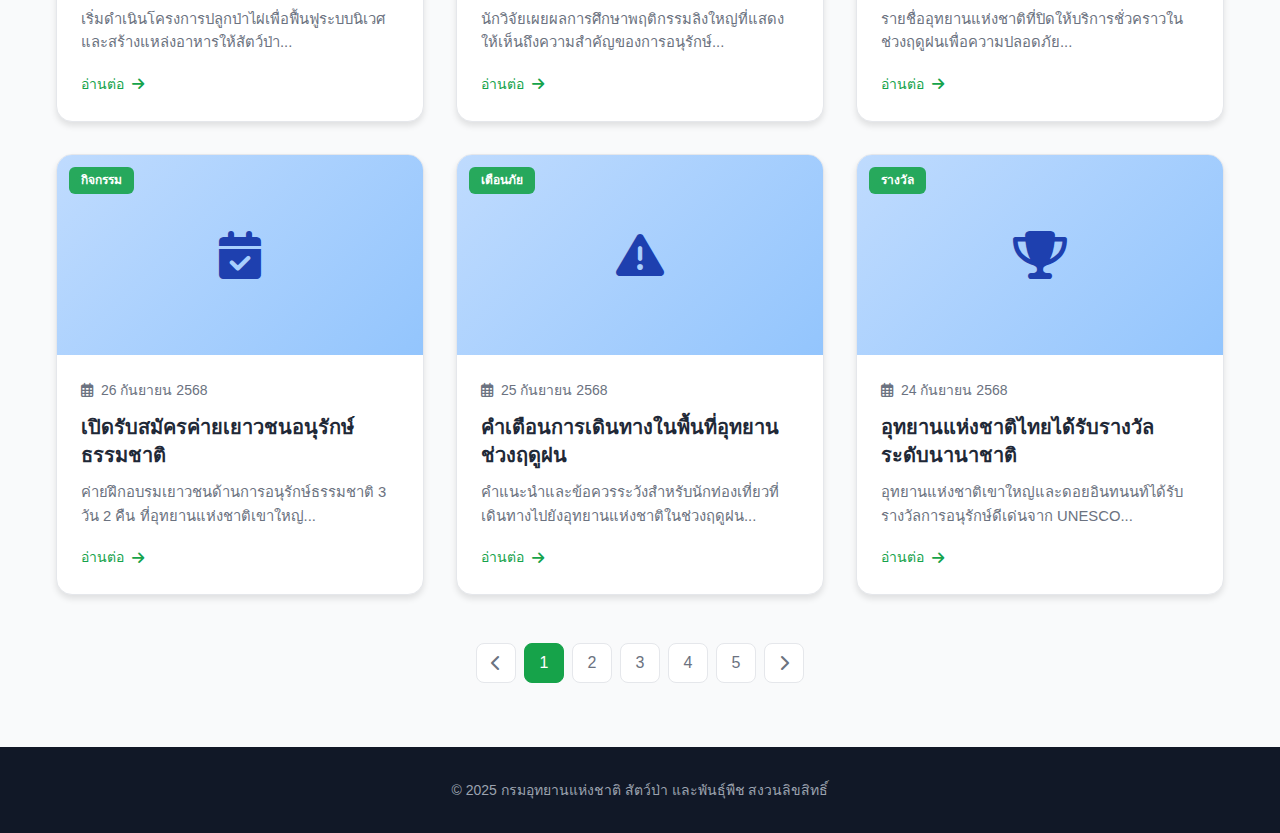
<file: news.html>
<!DOCTYPE html>
<html lang="th">
  <head>
    <meta charset="UTF-8" />
    <meta name="viewport" content="width=device-width, initial-scale=1.0" />
    <title>ข่าวสารและประกาศ - กรมอุทยานแห่งชาติ สัตว์ป่า และพันธุ์พืช</title>
    <link
      rel="stylesheet"
      href="https://cdnjs.cloudflare.com/ajax/libs/font-awesome/6.4.0/css/all.min.css" />
    <style>
      * {
        margin: 0;
        padding: 0;
        box-sizing: border-box;
      }

      body {
        font-family: "Segoe UI", Tahoma, Geneva, Verdana, sans-serif;
        line-height: 1.6;
        color: #333;
        background-color: #f9fafb;
      }

      .container {
        max-width: 1200px;
        margin: 0 auto;
        padding: 0 1rem;
      }

      /* ========== HEADER STYLES (UNIQUE CLASSES) ========== */
      .news-header {
        background-color: white;
        box-shadow: 0 2px 4px rgba(0, 0, 0, 0.1);
        position: sticky;
        top: 0;
        z-index: 1000;
      }

      .news-header-content {
        display: flex;
        align-items: center;
        justify-content: space-between;
        padding: 1rem 0;
      }

      .news-logo-section {
        display: flex;
        align-items: center;
        gap: 1rem;
      }

      .news-logo-placeholder {
        width: 48px;
        height: 48px;
        border-radius: 50%;
        background: linear-gradient(135deg, #16a34a 0%, #15803d 100%);
        display: flex;
        align-items: center;
        justify-content: center;
        color: white;
        font-weight: bold;
        font-size: 1.25rem;
      }

      .news-logo-text h1 {
        font-size: 0.875rem;
        font-weight: bold;
        color: #166534;
        margin: 0;
      }

      .news-logo-text p {
        font-size: 0.75rem;
        color: #666;
        margin: 0;
      }

      .news-nav {
        display: none;
        gap: 2rem;
      }

      .news-nav a {
        color: #374151;
        text-decoration: none;
        font-weight: 500;
        transition: color 0.3s;
      }

      .news-nav a:hover {
        color: #16a34a;
      }

      .news-header-actions {
        display: flex;
        align-items: center;
        gap: 1rem;
      }

      .news-search-btn,
      .news-menu-toggle {
        background: none;
        border: none;
        color: #666;
        font-size: 1.25rem;
        cursor: pointer;
        transition: color 0.3s;
      }

      .news-search-btn:hover,
      .news-menu-toggle:hover {
        color: #16a34a;
      }

      .news-language-switcher {
        display: none;
        align-items: center;
        gap: 0.5rem;
        border: 1px solid #d1d5db;
        border-radius: 0.5rem;
        padding: 0.25rem 0.75rem;
      }

      .news-language-switcher button {
        background: none;
        border: none;
        font-size: 0.875rem;
        font-weight: 500;
        cursor: pointer;
      }

      .news-language-switcher .active {
        color: #16a34a;
      }

      .news-language-switcher .inactive {
        color: #9ca3af;
      }

      @media (min-width: 640px) {
        .news-language-switcher {
          display: flex;
        }
      }

      @media (min-width: 1024px) {
        .news-nav {
          display: flex;
        }

        .news-menu-toggle {
          display: none;
        }
      }

      /* ========== HERO SECTION ========== */
      .hero {
        background: linear-gradient(
          135deg,
          #059669 0%,
          #047857 50%,
          #065f46 100%
        );
        padding: 3rem 0;
        text-align: center;
        position: relative;
        overflow: hidden;
      }

      .hero::before {
        content: "";
        position: absolute;
        top: 0;
        left: 0;
        right: 0;
        bottom: 0;
        background-image: radial-gradient(
            circle at 20% 50%,
            rgba(255, 255, 255, 0.1) 0%,
            transparent 50%
          ),
          radial-gradient(
            circle at 80% 80%,
            rgba(255, 255, 255, 0.1) 0%,
            transparent 50%
          );
        pointer-events: none;
      }

      .hero-content {
        position: relative;
        z-index: 1;
      }

      .hero h1 {
        color: white;
        font-size: 2.5rem;
        font-weight: bold;
        margin-bottom: 1rem;
        text-shadow: 2px 2px 4px rgba(0, 0, 0, 0.5);
      }

      .hero p {
        color: white;
        font-size: 1.125rem;
        max-width: 600px;
        margin: 0 auto;
        text-shadow: 1px 1px 2px rgba(0, 0, 0, 0.5);
      }

      /* ========== BREADCRUMB ========== */
      .breadcrumb {
        background: white;
        padding: 1rem 0;
        border-bottom: 1px solid #e5e7eb;
      }

      .breadcrumb nav {
        display: flex;
        align-items: center;
        gap: 0.5rem;
        font-size: 0.875rem;
      }

      .breadcrumb a {
        color: #6b7280;
        text-decoration: none;
        transition: color 0.3s;
      }

      .breadcrumb a:hover {
        color: #16a34a;
      }

      .breadcrumb .current {
        color: #16a34a;
        font-weight: 600;
      }

      .section-header {
        text-align: center;
        margin-bottom: 3rem;
      }

      .section-header h2 {
        font-size: 2rem;
        font-weight: bold;
        color: #1f2937;
        margin-bottom: 1rem;
        display: flex;
        align-items: center;
        justify-content: center;
        gap: 0.75rem;
      }

      .section-header p {
        color: #6b7280;
        max-width: 700px;
        margin: 0 auto;
      }

      /* ========== TODAY'S NEWS ========== */
      .today-news {
        background: white;
        padding: 4rem 0;
      }

      .today-header {
        display: flex;
        align-items: center;
        justify-content: space-between;
        margin-bottom: 3rem;
      }

      .today-title {
        display: flex;
        align-items: center;
        gap: 0.75rem;
        font-size: 2rem;
        font-weight: bold;
        color: #1f2937;
      }

      .today-badge {
        background: linear-gradient(135deg, #dc2626 0%, #b91c1c 100%);
        color: white;
        padding: 0.5rem 1rem;
        border-radius: 0.5rem;
        font-size: 0.875rem;
        font-weight: 600;
        animation: pulse-today 2s infinite;
      }

      @keyframes pulse-today {
        0%,
        100% {
          transform: scale(1);
        }
        50% {
          transform: scale(1.05);
        }
      }

      .today-date {
        color: #6b7280;
        font-size: 1rem;
      }

      .today-grid {
        display: grid;
        grid-template-columns: 1fr;
        gap: 1.5rem;
      }

      .today-item {
        background: white;
        border: 1px solid #e5e7eb;
        border-radius: 1rem;
        padding: 1.5rem;
        transition: all 0.3s ease;
        border-left: 4px solid #16a34a;
      }

      .today-item:hover {
        transform: translateY(-2px);
        box-shadow: 0 8px 25px rgba(0, 0, 0, 0.1);
        border-left-color: #166534;
      }

      .today-item-header {
        display: flex;
        justify-content: space-between;
        align-items: flex-start;
        margin-bottom: 1rem;
      }

      .today-time {
        background: #f3f4f6;
        color: #374151;
        padding: 0.25rem 0.75rem;
        border-radius: 0.375rem;
        font-size: 0.875rem;
        font-weight: 500;
      }

      .today-item-title {
        font-size: 1.125rem;
        font-weight: 600;
        color: #1f2937;
        margin-bottom: 0.5rem;
        line-height: 1.4;
      }

      .today-item-desc {
        color: #6b7280;
        font-size: 0.925rem;
        line-height: 1.5;
      }

      /* ========== ALL NEWS ========== */
      .all-news {
        background: #f9fafb;
        padding: 4rem 0;
      }

      .news-grid {
        display: grid;
        grid-template-columns: 1fr;
        gap: 2rem;
      }

      .news-item {
        background: white;
        border-radius: 1rem;
        overflow: hidden;
        box-shadow: 0 4px 6px rgba(0, 0, 0, 0.1);
        transition: all 0.3s ease;
        border: 1px solid #e5e7eb;
      }

      .news-item:hover {
        transform: translateY(-3px);
        box-shadow: 0 12px 24px rgba(0, 0, 0, 0.15);
        border-color: #16a34a;
      }

      .news-image {
        width: 100%;
        height: 200px;
        background: linear-gradient(135deg, #bfdbfe 0%, #93c5fd 100%);
        display: flex;
        align-items: center;
        justify-content: center;
        color: #1e40af;
        font-size: 3rem;
        position: relative;
      }

      .news-category {
        position: absolute;
        top: 0.75rem;
        left: 0.75rem;
        background: rgba(22, 163, 74, 0.9);
        color: white;
        padding: 0.25rem 0.75rem;
        border-radius: 0.375rem;
        font-size: 0.75rem;
        font-weight: 600;
      }

      .news-content {
        padding: 1.5rem;
      }

      .news-date {
        display: flex;
        align-items: center;
        gap: 0.5rem;
        color: #6b7280;
        font-size: 0.875rem;
        margin-bottom: 0.75rem;
      }

      .news-title {
        font-size: 1.25rem;
        font-weight: bold;
        color: #1f2937;
        margin-bottom: 0.75rem;
        line-height: 1.4;
      }

      .news-title a {
        color: #1f2937;
        text-decoration: none;
        transition: color 0.3s;
      }

      .news-title a:hover {
        color: #16a34a;
      }

      .news-excerpt {
        color: #6b7280;
        font-size: 0.925rem;
        line-height: 1.6;
        margin-bottom: 1rem;
      }

      .read-more {
        display: inline-flex;
        align-items: center;
        gap: 0.5rem;
        color: #16a34a;
        text-decoration: none;
        font-weight: 500;
        font-size: 0.875rem;
        transition: color 0.3s;
      }

      .read-more:hover {
        color: #15803d;
      }

      /* ========== PAGINATION ========== */
      .pagination {
        display: flex;
        justify-content: center;
        align-items: center;
        gap: 0.5rem;
        margin-top: 3rem;
      }

      .pagination a,
      .pagination span {
        display: flex;
        align-items: center;
        justify-content: center;
        width: 40px;
        height: 40px;
        border-radius: 0.5rem;
        text-decoration: none;
        font-weight: 500;
        transition: all 0.3s;
      }

      .pagination a {
        background: white;
        color: #6b7280;
        border: 1px solid #e5e7eb;
      }

      .pagination a:hover {
        background: #16a34a;
        color: white;
        border-color: #16a34a;
      }

      .pagination .current {
        background: #16a34a;
        color: white;
        border: 1px solid #16a34a;
      }

      /* ========== RESPONSIVE DESIGN ========== */
      @media (min-width: 640px) {
        .hero h1 {
          font-size: 3rem;
        }

        .today-grid {
          grid-template-columns: repeat(2, 1fr);
        }

        .news-grid {
          grid-template-columns: repeat(2, 1fr);
        }
      }

      @media (min-width: 1024px) {
        .today-grid {
          grid-template-columns: repeat(3, 1fr);
        }

        .news-grid {
          grid-template-columns: repeat(3, 1fr);
        }
      }

      @media (max-width: 640px) {
        .hero {
          padding: 2rem 0;
        }

        .hero h1 {
          font-size: 2rem;
        }

        .today-news,
        .all-news {
          padding: 2rem 0;
        }

        .today-header {
          flex-direction: column;
          align-items: flex-start;
          gap: 1rem;
        }
      }
    </style>
  </head>
  <body>
    <!-- ========== HEADER ========== -->
    <header class="news-header">
      <div class="container">
        <div class="news-header-content">
          <!-- Logo Section -->
          <div class="news-logo-section">
            <div class="news-logo-placeholder">
              <i class="fas fa-tree"></i>
            </div>
            <div class="news-logo-text">
              <h1>กรมอุทยานแห่งชาติ</h1>
              <p>สัตว์ป่า และพันธุ์พืช</p>
            </div>
          </div>

          <!-- Navigation Menu (Desktop) -->
          <nav class="news-nav" role="navigation" aria-label="Main navigation">
            <a href="index.html">หน้าหลัก</a>
            <a href="information.html">ข้อมูลอุทยานแห่งชาติ</a>
            <a href="news.html" style="color: #16a34a">ข่าวสารและกิจกรรม</a>
            <a href="knowledge.html">คลังความรู้</a>
            <a href="#">เกี่ยวกับเรา</a>
          </nav>

          <!-- Search & Language Section -->
          <div class="news-header-actions">
            <button class="news-search-btn" aria-label="ค้นหา">
              <i class="fas fa-search"></i>
            </button>

            <div class="news-language-switcher">
              <button class="active">TH</button>
              <span style="color: #9ca3af">|</span>
              <button class="inactive">EN</button>
            </div>

            <button class="news-menu-toggle" aria-label="เปิดเมนู">
              <i class="fas fa-bars"></i>
            </button>
          </div>
        </div>
      </div>
    </header>

    <!-- ========== HERO SECTION ========== -->
    <section class="hero">
      <div class="container">
        <div class="hero-content">
          <h1>ข่าวสารและประกาศ</h1>
          <p>
            ติดตามข่าวสารล่าสุดและประกาศสำคัญจากกรมอุทยานแห่งชาติ สัตว์ป่า
            และพันธุ์พืช
          </p>
        </div>
      </div>
    </section>

    <!-- ========== BREADCRUMB ========== -->
    <section class="breadcrumb">
      <div class="container">
        <nav aria-label="Breadcrumb">
          <a href="index.html">หน้าหลัก</a>
          <i class="fas fa-chevron-right"></i>
          <span class="current">ข่าวสารและประกาศ</span>
        </nav>
      </div>
    </section>

    <!-- ========== MAIN CONTENT ========== -->
    <main>
      <!-- ========== TODAY'S NEWS ========== -->
      <section class="today-news">
        <div class="container">
          <div class="today-header">
            <h2 class="today-title">
              <i class="fas fa-clock"></i>
              ข่าวประจำวันนี้
              <span class="today-badge">วันนี้</span>
            </h2>
            <div class="today-date">วันจันทร์ที่ 30 กันยายน พ.ศ. 2568</div>
          </div>

          <div class="today-grid">
            <article class="today-item">
              <div class="today-item-header">
                <div class="today-time">16:20</div>
              </div>
              <h3 class="today-item-title">
                จับตาช้างป่าอพยพจากป่าดงพญาเย็นในหน้าแล้ง
              </h3>
              <p class="today-item-desc">
                เจ้าหน้าที่ติดตามพฤติกรรมช้างป่าที่อพยพหาแหล่งน้ำและอาหารในช่วงฤดูแล้ง
                เพื่อป้องกันการเข้ามาในพื้นที่ชุมชน
              </p>
            </article>

            <article class="today-item">
              <div class="today-item-header">
                <div class="today-time">15:45</div>
              </div>
              <h3 class="today-item-title">
                พบนกกระเรียนพันธุ์หายากในพื้นที่ชุ่มน้ำภาคอีสาน
              </h3>
              <p class="today-item-desc">
                นักวิจัยพบนกกระเรียนพันธุ์หายากที่สูญหายไปกว่า 20 ปี
                ในพื้นที่อุทยานแห่งชาติภูเวียง จังหวัดขอนแก่น
              </p>
            </article>

            <article class="today-item">
              <div class="today-item-header">
                <div class="today-time">13:30</div>
              </div>
              <h3 class="today-item-title">
                เปิดแล้ว! ทางเดินศึกษาธรรมชาติใหม่ที่อุทยานแห่งชาติเขาใหญ่
              </h3>
              <p class="today-item-desc">
                เส้นทางศึกษาธรรมชาติใหม่ยาว 2.5 กิโลเมตร
                พร้อมป้ายบอกทางและจุดพักผ่อนตลอดเส้นทาง
              </p>
            </article>

            <article class="today-item">
              <div class="today-item-header">
                <div class="today-time">11:15</div>
              </div>
              <h3 class="today-item-title">
                กิจกรรมรณรงค์ลดขยะพลาสติกในทะเลไทย
              </h3>
              <p class="today-item-desc">
                เปิดตัวแคมเปญ "ทะเลไทยไร้พลาสติก"
                เชิญชวนประชาชนร่วมกิจกรรมเก็บขยะชายหาด
              </p>
            </article>

            <article class="today-item">
              <div class="today-item-header">
                <div class="today-time">09:00</div>
              </div>
              <h3 class="today-item-title">
                ประกาศผลโครงการมอบทุนการศึกษาด้านการอนุรักษ์
              </h3>
              <p class="today-item-desc">
                ประกาศรายชื่อผู้ได้รับทุนการศึกษาด้านการอนุรักษ์ธรรมชาติ จำนวน
                50 ทุน มูลค่ารวม 10 ล้านบาท
              </p>
            </article>

            <article class="today-item">
              <div class="today-item-header">
                <div class="today-time">08:30</div>
              </div>
              <h3 class="today-item-title">
                อัปเดตสถานการณ์น้ำท่วมในอุทยานแห่งชาติภาคใต้
              </h3>
              <p class="today-item-desc">
                สรุปสถานการณ์น้ำท่วมและมาตรการดูแลความปลอดภัยของนักท่องเที่ยวในอุทยานแห่งชาติภาคใต้
              </p>
            </article>
          </div>
        </div>
      </section>

      <!-- ========== ALL NEWS ========== -->
      <section class="all-news">
        <div class="container">
          <div class="section-header">
            <h2>
              <i class="fas fa-newspaper"></i>
              ข่าวสารทั้งหมด
            </h2>
            <p>รวมข่าวสารและประกาศทั้งหมดจากกรมอุทยานแห่งชาติฯ</p>
          </div>

          <div class="news-grid">
            <article class="news-item">
              <div class="news-image">
                <div class="news-category">การอนุรักษ์</div>
                <i class="fas fa-leaf"></i>
              </div>
              <div class="news-content">
                <div class="news-date">
                  <i class="far fa-calendar-alt"></i>
                  <time datetime="2025-09-29">29 กันยายน 2568</time>
                </div>
                <h3 class="news-title">
                  <a href="#"
                    >โครงการฟื้นฟูป่าไผ่ในพื้นที่อุทยานแห่งชาติภูหินร่องกล้า</a
                  >
                </h3>
                <p class="news-excerpt">
                  เริ่มดำเนินโครงการปลูกป่าไผ่เพื่อฟื้นฟูระบบนิเวศและสร้างแหล่งอาหารให้สัตว์ป่า...
                </p>
                <a href="#" class="read-more">
                  อ่านต่อ <i class="fas fa-arrow-right"></i>
                </a>
              </div>
            </article>

            <article class="news-item">
              <div class="news-image">
                <div class="news-category">งานวิจัย</div>
                <i class="fas fa-microscope"></i>
              </div>
              <div class="news-content">
                <div class="news-date">
                  <i class="far fa-calendar-alt"></i>
                  <time datetime="2025-09-28">28 กันยายน 2568</time>
                </div>
                <h3 class="news-title">
                  <a href="#">การศึกษาพฤติกรรมลิงใหญ่ในป่าแก่งกระจาน</a>
                </h3>
                <p class="news-excerpt">
                  นักวิจัยเผยผลการศึกษาพฤติกรรมลิงใหญ่ที่แสดงให้เห็นถึงความสำคัญของการอนุรักษ์...
                </p>
                <a href="#" class="read-more">
                  อ่านต่อ <i class="fas fa-arrow-right"></i>
                </a>
              </div>
            </article>

            <article class="news-item">
              <div class="news-image">
                <div class="news-category">ประกาศ</div>
                <i class="fas fa-bullhorn"></i>
              </div>
              <div class="news-content">
                <div class="news-date">
                  <i class="far fa-calendar-alt"></i>
                  <time datetime="2025-09-27">27 กันยายน 2568</time>
                </div>
                <h3 class="news-title">
                  <a href="#">ประกาศเปิด-ปิดอุทยานแห่งชาติในช่วงฤดูฝน</a>
                </h3>
                <p class="news-excerpt">
                  รายชื่ออุทยานแห่งชาติที่ปิดให้บริการชั่วคราวในช่วงฤดูฝนเพื่อความปลอดภัย...
                </p>
                <a href="#" class="read-more">
                  อ่านต่อ <i class="fas fa-arrow-right"></i>
                </a>
              </div>
            </article>

            <article class="news-item">
              <div class="news-image">
                <div class="news-category">กิจกรรม</div>
                <i class="fas fa-calendar-check"></i>
              </div>
              <div class="news-content">
                <div class="news-date">
                  <i class="far fa-calendar-alt"></i>
                  <time datetime="2025-09-26">26 กันยายน 2568</time>
                </div>
                <h3 class="news-title">
                  <a href="#">เปิดรับสมัครค่ายเยาวชนอนุรักษ์ธรรมชาติ</a>
                </h3>
                <p class="news-excerpt">
                  ค่ายฝึกอบรมเยาวชนด้านการอนุรักษ์ธรรมชาติ 3 วัน 2 คืน
                  ที่อุทยานแห่งชาติเขาใหญ่...
                </p>
                <a href="#" class="read-more">
                  อ่านต่อ <i class="fas fa-arrow-right"></i>
                </a>
              </div>
            </article>

            <article class="news-item">
              <div class="news-image">
                <div class="news-category">เตือนภัย</div>
                <i class="fas fa-exclamation-triangle"></i>
              </div>
              <div class="news-content">
                <div class="news-date">
                  <i class="far fa-calendar-alt"></i>
                  <time datetime="2025-09-25">25 กันยายน 2568</time>
                </div>
                <h3 class="news-title">
                  <a href="#">คำเตือนการเดินทางในพื้นที่อุทยานช่วงฤดูฝน</a>
                </h3>
                <p class="news-excerpt">
                  คำแนะนำและข้อควรระวังสำหรับนักท่องเที่ยวที่เดินทางไปยังอุทยานแห่งชาติในช่วงฤดูฝน...
                </p>
                <a href="#" class="read-more">
                  อ่านต่อ <i class="fas fa-arrow-right"></i>
                </a>
              </div>
            </article>

            <article class="news-item">
              <div class="news-image">
                <div class="news-category">รางวัล</div>
                <i class="fas fa-trophy"></i>
              </div>
              <div class="news-content">
                <div class="news-date">
                  <i class="far fa-calendar-alt"></i>
                  <time datetime="2025-09-24">24 กันยายน 2568</time>
                </div>
                <h3 class="news-title">
                  <a href="#">อุทยานแห่งชาติไทยได้รับรางวัลระดับนานาชาติ</a>
                </h3>
                <p class="news-excerpt">
                  อุทยานแห่งชาติเขาใหญ่และดอยอินทนนท์ได้รับรางวัลการอนุรักษ์ดีเด่นจาก
                  UNESCO...
                </p>
                <a href="#" class="read-more">
                  อ่านต่อ <i class="fas fa-arrow-right"></i>
                </a>
              </div>
            </article>
          </div>

          <!-- Pagination -->
          <div class="pagination">
            <a href="#" aria-label="หน้าก่อนหน้า">
              <i class="fas fa-chevron-left"></i>
            </a>
            <span class="current">1</span>
            <a href="#">2</a>
            <a href="#">3</a>
            <a href="#">4</a>
            <a href="#">5</a>
            <a href="#" aria-label="หน้าถัดไป">
              <i class="fas fa-chevron-right"></i>
            </a>
          </div>
        </div>
      </section>
    </main>

    <!-- ========== FOOTER ========== -->
    <footer style="background-color: #111827; color: #d1d5db; padding: 2rem 0">
      <div class="container">
        <div style="text-align: center">
          <p style="font-size: 0.875rem; color: #9ca3af">
            © 2025 กรมอุทยานแห่งชาติ สัตว์ป่า และพันธุ์พืช สงวนลิขสิทธิ์
          </p>
        </div>
      </div>
    </footer>
  </body>
</html>
</file>
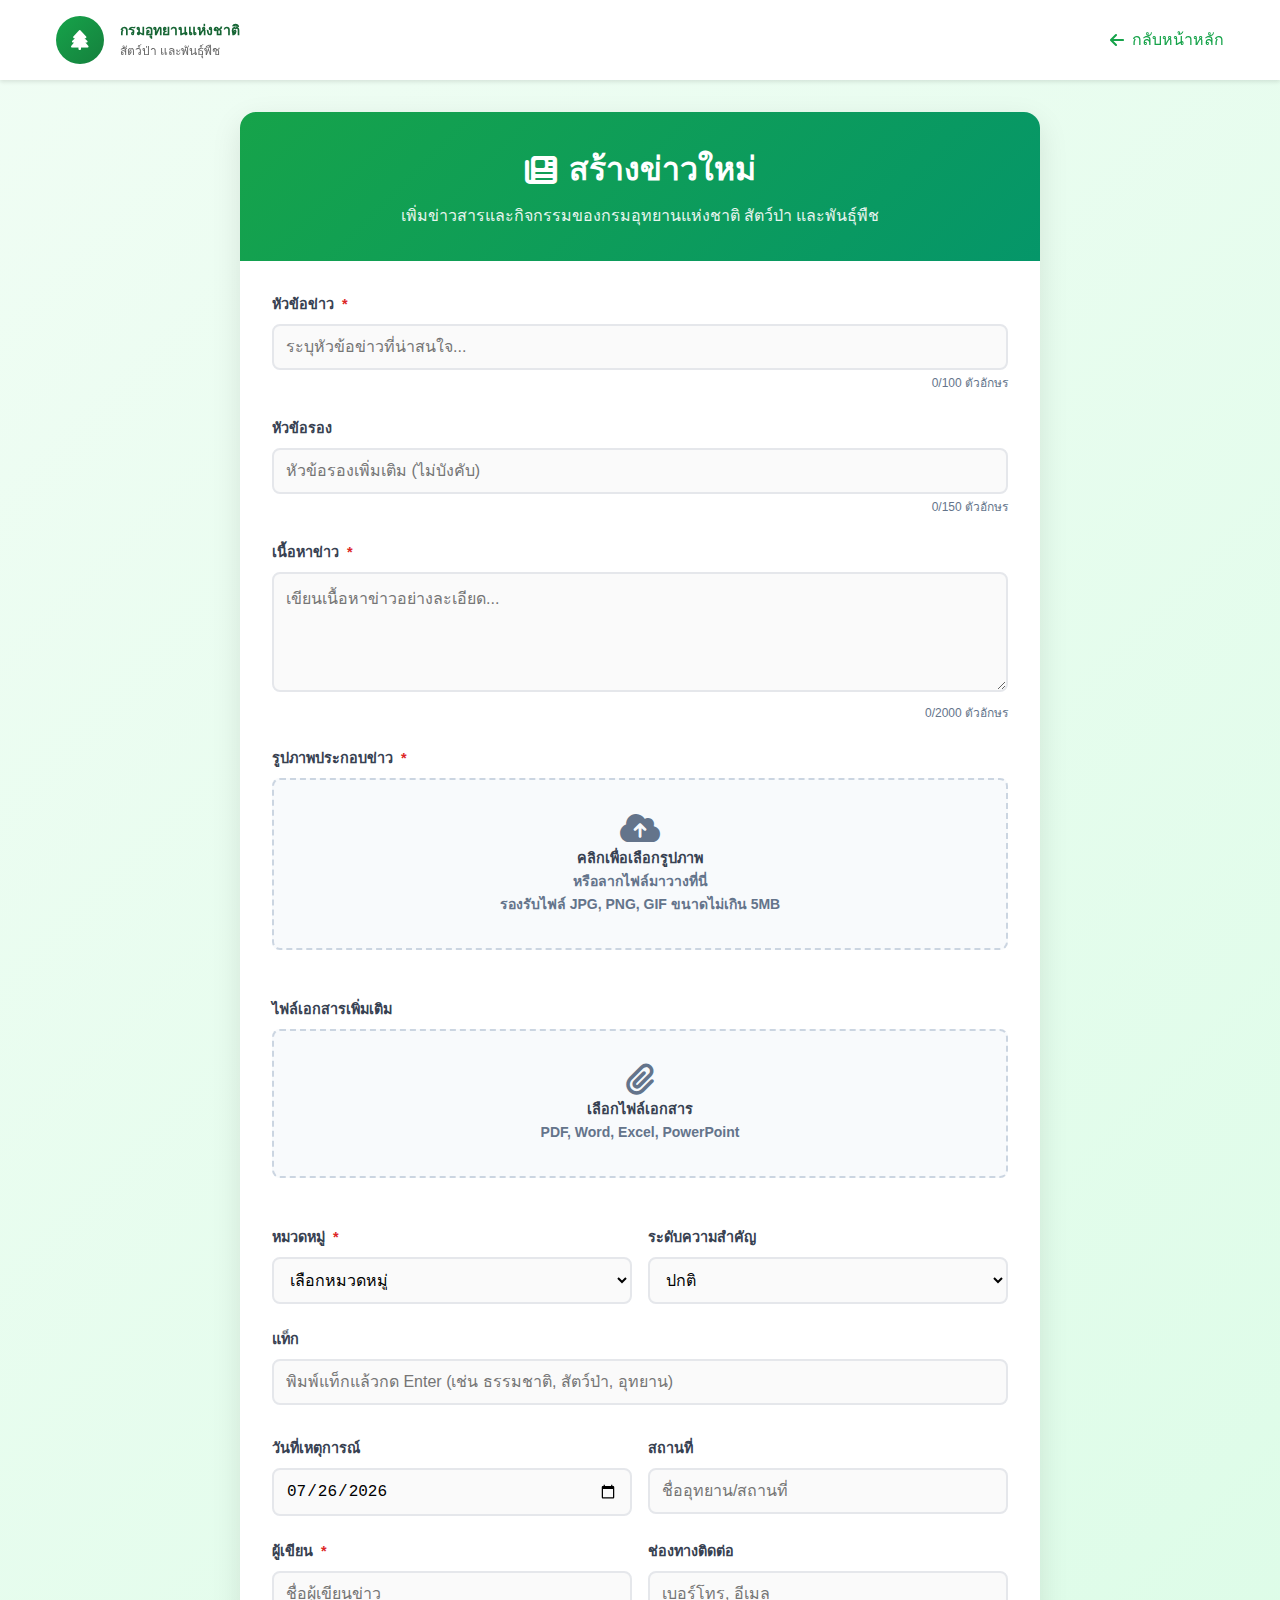
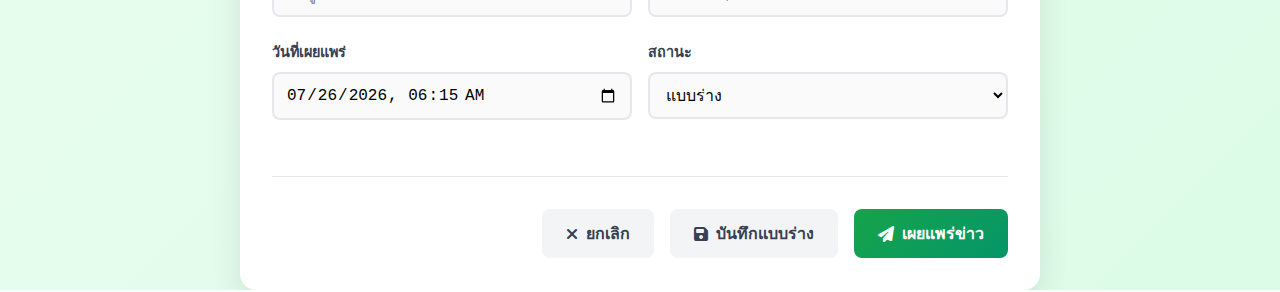
<file: news_form.html>
<!DOCTYPE html>
<html lang="th">
  <head>
    <meta charset="UTF-8" />
    <meta name="viewport" content="width=device-width, initial-scale=1.0" />
    <title>สร้างข่าวใหม่ - กรมอุทยานแห่งชาติ สัตว์ป่า และพันธุ์พืช</title>
    <link
      rel="stylesheet"
      href="https://cdnjs.cloudflare.com/ajax/libs/font-awesome/6.4.0/css/all.min.css" />
    <style>
      * {
        margin: 0;
        padding: 0;
        box-sizing: border-box;
      }

      body {
        font-family: "Segoe UI", Tahoma, Geneva, Verdana, sans-serif;
        background: linear-gradient(135deg, #f0fdf4 0%, #dcfce7 100%);
        min-height: 100vh;
        line-height: 1.6;
        color: #333;
      }

      .container {
        max-width: 800px;
        margin: 0 auto;
        background: white;
        border-radius: 16px;
        box-shadow: 0 10px 30px rgba(0, 0, 0, 0.1);
        overflow: hidden;
      }

      .header {
        background: linear-gradient(135deg, #16a34a 0%, #059669 100%);
        color: white;
        padding: 2rem;
        text-align: center;
      }

      .header h1 {
        font-size: 2rem;
        margin-bottom: 0.5rem;
        display: flex;
        align-items: center;
        justify-content: center;
        gap: 0.75rem;
      }

      .header p {
        opacity: 0.9;
        font-size: 1rem;
      }

      .form-container {
        padding: 2rem;
      }

      .form-group {
        margin-bottom: 1.5rem;
      }

      .form-group label {
        display: block;
        font-weight: 600;
        color: #374151;
        margin-bottom: 0.5rem;
        font-size: 0.9rem;
      }

      .form-group label .required {
        color: #dc2626;
        margin-left: 0.25rem;
      }

      .form-control {
        width: 100%;
        padding: 0.75rem;
        border: 2px solid #e5e7eb;
        border-radius: 8px;
        font-size: 1rem;
        transition: all 0.3s ease;
        background: #fafafa;
      }

      .form-control:focus {
        outline: none;
        border-color: #16a34a;
        background: white;
        box-shadow: 0 0 0 3px rgba(22, 163, 74, 0.1);
      }

      textarea.form-control {
        resize: vertical;
        min-height: 120px;
        font-family: inherit;
      }

      .file-upload {
        position: relative;
        display: inline-block;
        width: 100%;
      }

      .file-input {
        position: absolute;
        opacity: 0;
        width: 100%;
        height: 100%;
        cursor: pointer;
      }

      .file-label {
        display: flex;
        align-items: center;
        justify-content: center;
        padding: 2rem;
        border: 2px dashed #cbd5e1;
        border-radius: 8px;
        background: #f8fafc;
        cursor: pointer;
        transition: all 0.3s ease;
        text-align: center;
        flex-direction: column;
        gap: 0.5rem;
      }

      .file-label:hover {
        border-color: #16a34a;
        background: #f0fdf4;
      }

      .file-label i {
        font-size: 2rem;
        color: #64748b;
      }

      .file-label:hover i {
        color: #16a34a;
      }

      .file-info {
        font-size: 0.875rem;
        color: #64748b;
      }

      .file-preview {
        display: grid;
        grid-template-columns: repeat(auto-fill, minmax(120px, 1fr));
        gap: 1rem;
        margin-top: 1rem;
      }

      .preview-item {
        position: relative;
        border: 2px solid #e5e7eb;
        border-radius: 8px;
        overflow: hidden;
        background: #f9fafb;
      }

      .preview-image {
        width: 100%;
        height: 100px;
        object-fit: cover;
      }

      .preview-name {
        padding: 0.5rem;
        font-size: 0.75rem;
        text-align: center;
        word-break: break-word;
      }

      .remove-file {
        position: absolute;
        top: 0.25rem;
        right: 0.25rem;
        background: #dc2626;
        color: white;
        border: none;
        border-radius: 50%;
        width: 24px;
        height: 24px;
        display: flex;
        align-items: center;
        justify-content: center;
        cursor: pointer;
        font-size: 0.75rem;
      }

      .tag-container {
        display: flex;
        flex-wrap: wrap;
        gap: 0.5rem;
        margin-top: 0.5rem;
      }

      .tag {
        display: inline-flex;
        align-items: center;
        gap: 0.25rem;
        background: #dcfce7;
        color: #166534;
        padding: 0.25rem 0.75rem;
        border-radius: 20px;
        font-size: 0.875rem;
        border: 1px solid #bbf7d0;
      }

      .tag .remove-tag {
        background: none;
        border: none;
        color: #166534;
        cursor: pointer;
        padding: 0;
        margin-left: 0.25rem;
      }

      .row {
        display: grid;
        grid-template-columns: 1fr 1fr;
        gap: 1rem;
      }

      .btn {
        display: inline-flex;
        align-items: center;
        gap: 0.5rem;
        padding: 0.75rem 1.5rem;
        border: none;
        border-radius: 8px;
        font-size: 1rem;
        font-weight: 600;
        cursor: pointer;
        transition: all 0.3s ease;
        text-decoration: none;
      }

      .btn-primary {
        background: linear-gradient(135deg, #16a34a 0%, #059669 100%);
        color: white;
      }

      .btn-primary:hover {
        transform: translateY(-2px);
        box-shadow: 0 8px 25px rgba(22, 163, 74, 0.3);
      }

      .btn-secondary {
        background: #f3f4f6;
        color: #374151;
      }

      .btn-secondary:hover {
        background: #e5e7eb;
      }

      .form-actions {
        display: flex;
        gap: 1rem;
        justify-content: flex-end;
        margin-top: 2rem;
        padding-top: 2rem;
        border-top: 1px solid #e5e7eb;
      }

      .char-counter {
        font-size: 0.75rem;
        color: #64748b;
        text-align: right;
        margin-top: 0.25rem;
      }

      /* ========== HEADER STYLES ========== */
      .page-header {
        background-color: white;
        box-shadow: 0 2px 4px rgba(0, 0, 0, 0.1);
        position: sticky;
        top: 0;
        z-index: 1000;
        margin-bottom: 2rem;
      }

      .header-content {
        display: flex;
        align-items: center;
        justify-content: space-between;
        padding: 1rem;
        max-width: 1200px;
        margin: 0 auto;
      }

      .logo-section {
        display: flex;
        align-items: center;
        gap: 1rem;
      }

      .logo-placeholder {
        width: 48px;
        height: 48px;
        border-radius: 50%;
        background: linear-gradient(135deg, #16a34a 0%, #15803d 100%);
        display: flex;
        align-items: center;
        justify-content: center;
        color: white;
        font-weight: bold;
        font-size: 1.25rem;
      }

      .logo-text h1 {
        font-size: 0.875rem;
        font-weight: bold;
        color: #166534;
        margin: 0;
      }

      .logo-text p {
        font-size: 0.75rem;
        color: #666;
        margin: 0;
      }

      .back-btn {
        display: inline-flex;
        align-items: center;
        gap: 0.5rem;
        color: #16a34a;
        text-decoration: none;
        font-weight: 500;
        transition: color 0.3s;
      }

      .back-btn:hover {
        color: #15803d;
      }

      @media (max-width: 640px) {
        .container {
          margin: 0;
          border-radius: 0;
        }

        .header h1 {
          font-size: 1.5rem;
        }

        .form-container {
          padding: 1rem;
        }

        .row {
          grid-template-columns: 1fr;
        }

        .form-actions {
          flex-direction: column;
        }

        .file-preview {
          grid-template-columns: repeat(auto-fill, minmax(80px, 1fr));
        }

        .header-content {
          flex-direction: column;
          gap: 1rem;
          text-align: center;
        }

        .logo-section {
          justify-content: center;
        }
      }
    </style>
  </head>
  <body>
    <!-- ========== HEADER ========== -->
    <header class="page-header">
      <div class="header-content">
        <!-- Logo Section -->
        <div class="logo-section">
          <div class="logo-placeholder">
            <i class="fas fa-tree"></i>
          </div>
          <div class="logo-text">
            <h1>กรมอุทยานแห่งชาติ</h1>
            <p>สัตว์ป่า และพันธุ์พืช</p>
          </div>
        </div>

        <!-- Back Button -->
        <a href="service.html" class="back-btn">
          <i class="fas fa-arrow-left"></i>
          กลับหน้าหลัก
        </a>
      </div>
    </header>

    <div class="container">
      <div class="header">
        <h1>
          <i class="fas fa-newspaper"></i>
          สร้างข่าวใหม่
        </h1>
        <p>เพิ่มข่าวสารและกิจกรรมของกรมอุทยานแห่งชาติ สัตว์ป่า และพันธุ์พืช</p>
      </div>

      <div class="form-container">
        <form id="newsForm" enctype="multipart/form-data">
          <!-- Title Section -->
          <div class="form-group">
            <label for="title"
              >หัวข้อข่าว <span class="required">*</span></label
            >
            <input
              type="text"
              id="title"
              name="title"
              class="form-control"
              placeholder="ระบุหัวข้อข่าวที่น่าสนใจ..."
              required
              maxlength="100" />
            <div class="char-counter">0/100 ตัวอักษร</div>
          </div>

          <!-- Subtitle -->
          <div class="form-group">
            <label for="subtitle">หัวข้อรอง</label>
            <input
              type="text"
              id="subtitle"
              name="subtitle"
              class="form-control"
              placeholder="หัวข้อรองเพิ่มเติม (ไม่บังคับ)"
              maxlength="150" />
            <div class="char-counter">0/150 ตัวอักษร</div>
          </div>

          <!-- Description -->
          <div class="form-group">
            <label for="description"
              >เนื้อหาข่าว <span class="required">*</span></label
            >
            <textarea
              id="description"
              name="description"
              class="form-control"
              placeholder="เขียนเนื้อหาข่าวอย่างละเอียด..."
              required
              maxlength="2000"></textarea>
            <div class="char-counter">0/2000 ตัวอักษร</div>
          </div>

          <!-- Image Upload -->
          <div class="form-group">
            <label for="images"
              >รูปภาพประกอบข่าว <span class="required">*</span></label
            >
            <div class="file-upload">
              <input
                type="file"
                id="images"
                name="images[]"
                class="file-input"
                multiple
                accept="image/*"
                required />
              <label for="images" class="file-label">
                <i class="fas fa-cloud-upload-alt"></i>
                <div>
                  <strong>คลิกเพื่อเลือกรูปภาพ</strong><br />
                  <span class="file-info">หรือลากไฟล์มาวางที่นี่</span>
                </div>
                <div class="file-info">
                  รองรับไฟล์ JPG, PNG, GIF ขนาดไม่เกิน 5MB
                </div>
              </label>
            </div>
            <div id="imagePreview" class="file-preview"></div>
          </div>

          <!-- Additional Files -->
          <div class="form-group">
            <label for="attachments">ไฟล์เอกสารเพิ่มเติม</label>
            <div class="file-upload">
              <input
                type="file"
                id="attachments"
                name="attachments[]"
                class="file-input"
                multiple
                accept=".pdf,.doc,.docx,.xls,.xlsx,.ppt,.pptx" />
              <label for="attachments" class="file-label">
                <i class="fas fa-paperclip"></i>
                <div>
                  <strong>เลือกไฟล์เอกสาร</strong><br />
                  <span class="file-info">PDF, Word, Excel, PowerPoint</span>
                </div>
              </label>
            </div>
            <div id="attachmentPreview" class="file-preview"></div>
          </div>

          <!-- Category and Tags -->
          <div class="row">
            <div class="form-group">
              <label for="category"
                >หมวดหมู่ <span class="required">*</span></label
              >
              <select
                id="category"
                name="category"
                class="form-control"
                required>
                <option value="">เลือกหมวดหมู่</option>
                <option value="conservation">การอนุรักษ์</option>
                <option value="announcement">ประกาศ</option>
                <option value="activity">กิจกรรม</option>
                <option value="event">งานสัมมนา</option>
                <option value="research">งานวิจัย</option>
                <option value="education">การศึกษา</option>
                <option value="emergency">ข่าวเร่งด่วน</option>
                <option value="award">รางวัล</option>
              </select>
            </div>

            <div class="form-group">
              <label for="priority">ระดับความสำคัญ</label>
              <select id="priority" name="priority" class="form-control">
                <option value="normal">ปกติ</option>
                <option value="high">สำคัญ</option>
                <option value="urgent">เร่งด่วน</option>
              </select>
            </div>
          </div>

          <!-- Tags -->
          <div class="form-group">
            <label for="tagInput">แท็ก</label>
            <input
              type="text"
              id="tagInput"
              class="form-control"
              placeholder="พิมพ์แท็กแล้วกด Enter (เช่น ธรรมชาติ, สัตว์ป่า, อุทยาน)" />
            <div id="tagContainer" class="tag-container"></div>
            <input type="hidden" id="tags" name="tags" />
          </div>

          <!-- Date and Location -->
          <div class="row">
            <div class="form-group">
              <label for="eventDate">วันที่เหตุการณ์</label>
              <input
                type="date"
                id="eventDate"
                name="eventDate"
                class="form-control" />
            </div>

            <div class="form-group">
              <label for="location">สถานที่</label>
              <input
                type="text"
                id="location"
                name="location"
                class="form-control"
                placeholder="ชื่ออุทยาน/สถานที่" />
            </div>
          </div>

          <!-- Author and Contact -->
          <div class="row">
            <div class="form-group">
              <label for="author"
                >ผู้เขียน <span class="required">*</span></label
              >
              <input
                type="text"
                id="author"
                name="author"
                class="form-control"
                placeholder="ชื่อผู้เขียนข่าว"
                required />
            </div>

            <div class="form-group">
              <label for="contact">ช่องทางติดต่อ</label>
              <input
                type="text"
                id="contact"
                name="contact"
                class="form-control"
                placeholder="เบอร์โทร, อีเมล" />
            </div>
          </div>

          <!-- Publishing Options -->
          <div class="row">
            <div class="form-group">
              <label for="publishDate">วันที่เผยแพร่</label>
              <input
                type="datetime-local"
                id="publishDate"
                name="publishDate"
                class="form-control" />
            </div>

            <div class="form-group">
              <label for="status">สถานะ</label>
              <select id="status" name="status" class="form-control">
                <option value="draft">แบบร่าง</option>
                <option value="published">เผยแพร่</option>
                <option value="scheduled">กำหนดการ</option>
              </select>
            </div>
          </div>

          <!-- Form Actions -->
          <div class="form-actions">
            <button type="button" class="btn btn-secondary">
              <i class="fas fa-times"></i>
              ยกเลิก
            </button>
            <button type="button" class="btn btn-secondary">
              <i class="fas fa-save"></i>
              บันทึกแบบร่าง
            </button>
            <button type="submit" class="btn btn-primary">
              <i class="fas fa-paper-plane"></i>
              เผยแพร่ข่าว
            </button>
          </div>
        </form>
      </div>
    </div>

    <script>
      // ========== CHARACTER COUNTERS ========== //
      function setupCharCounter(inputId, maxLength) {
        const input = document.getElementById(inputId);
        const counter = input.nextElementSibling;

        if (counter && counter.classList.contains("char-counter")) {
          input.addEventListener("input", () => {
            const length = input.value.length;
            counter.textContent = `${length}/${maxLength} ตัวอักษร`;

            if (length > maxLength * 0.9) {
              counter.style.color = "#dc2626";
            } else if (length > maxLength * 0.7) {
              counter.style.color = "#f59e0b";
            } else {
              counter.style.color = "#64748b";
            }
          });
        }
      }

      setupCharCounter("title", 100);
      setupCharCounter("subtitle", 150);
      setupCharCounter("description", 2000);

      // ========== FILE UPLOAD PREVIEW ========== //
      function handleFilePreview(inputId, previewId, isImage = false) {
        const input = document.getElementById(inputId);
        const preview = document.getElementById(previewId);

        input.addEventListener("change", (e) => {
          preview.innerHTML = "";
          const files = Array.from(e.target.files);

          files.forEach((file, index) => {
            const item = document.createElement("div");
            item.className = "preview-item";

            if (isImage && file.type.startsWith("image/")) {
              const img = document.createElement("img");
              img.className = "preview-image";
              img.src = URL.createObjectURL(file);
              item.appendChild(img);
            } else {
              const icon = document.createElement("div");
              icon.style.cssText =
                "height: 100px; display: flex; align-items: center; justify-content: center; font-size: 2rem; color: #64748b;";
              icon.innerHTML = '<i class="fas fa-file"></i>';
              item.appendChild(icon);
            }

            const name = document.createElement("div");
            name.className = "preview-name";
            name.textContent = file.name;
            item.appendChild(name);

            const removeBtn = document.createElement("button");
            removeBtn.className = "remove-file";
            removeBtn.innerHTML = "×";
            removeBtn.onclick = () => {
              item.remove();
              // Remove file from input
              const dt = new DataTransfer();
              files.forEach((f, i) => {
                if (i !== index) dt.items.add(f);
              });
              input.files = dt.files;
            };
            item.appendChild(removeBtn);

            preview.appendChild(item);
          });
        });
      }

      handleFilePreview("images", "imagePreview", true);
      handleFilePreview("attachments", "attachmentPreview", false);

      // ========== TAG SYSTEM ========== //
      const tagInput = document.getElementById("tagInput");
      const tagContainer = document.getElementById("tagContainer");
      const tagsHidden = document.getElementById("tags");
      let tags = [];

      function addTag(tagText) {
        if (tagText && !tags.includes(tagText)) {
          tags.push(tagText);
          updateTagDisplay();
          updateTagsInput();
        }
      }

      function removeTag(tagText) {
        tags = tags.filter((tag) => tag !== tagText);
        updateTagDisplay();
        updateTagsInput();
      }

      function updateTagDisplay() {
        tagContainer.innerHTML = "";
        tags.forEach((tag) => {
          const tagElement = document.createElement("span");
          tagElement.className = "tag";
          tagElement.innerHTML = `
                    ${tag}
                    <button type="button" class="remove-tag" onclick="removeTag('${tag}')">×</button>
                `;
          tagContainer.appendChild(tagElement);
        });
      }

      function updateTagsInput() {
        tagsHidden.value = tags.join(",");
      }

      tagInput.addEventListener("keypress", (e) => {
        if (e.key === "Enter") {
          e.preventDefault();
          const tagText = tagInput.value.trim();
          if (tagText) {
            addTag(tagText);
            tagInput.value = "";
          }
        }
      });

      // ========== FORM VALIDATION AND SUBMISSION ========== //
      document.getElementById("newsForm").addEventListener("submit", (e) => {
        e.preventDefault();

        // Basic validation
        const requiredFields = ["title", "description", "category", "author"];
        let isValid = true;

        requiredFields.forEach((fieldId) => {
          const field = document.getElementById(fieldId);
          if (!field.value.trim()) {
            field.style.borderColor = "#dc2626";
            isValid = false;
          } else {
            field.style.borderColor = "#e5e7eb";
          }
        });

        // Check if at least one image is uploaded
        const images = document.getElementById("images").files;
        if (images.length === 0) {
          alert("กรุณาเลือกรูปภาพประกอบข่าวอย่างน้อย 1 รูป");
          isValid = false;
        }

        if (isValid) {
          // Here you would typically send the form data to your server
          alert("ข่าวถูกส่งเรียบร้อยแล้ว! (นี่เป็นเพียงตัวอย่าง)");
          console.log("Form data:", new FormData(e.target));
        } else {
          alert("กรุณากรอกข้อมูลให้ครบถ้วน");
        }
      });

      // ========== DRAG AND DROP ========== //
      ["images", "attachments"].forEach((inputId) => {
        const input = document.getElementById(inputId);
        const label = input.nextElementSibling;

        ["dragenter", "dragover", "dragleave", "drop"].forEach((eventName) => {
          label.addEventListener(eventName, preventDefaults);
        });

        ["dragenter", "dragover"].forEach((eventName) => {
          label.addEventListener(eventName, () => {
            label.style.borderColor = "#16a34a";
            label.style.background = "#f0fdf4";
          });
        });

        ["dragleave", "drop"].forEach((eventName) => {
          label.addEventListener(eventName, () => {
            label.style.borderColor = "#cbd5e1";
            label.style.background = "#f8fafc";
          });
        });

        label.addEventListener("drop", (e) => {
          const files = e.dataTransfer.files;
          input.files = files;
          input.dispatchEvent(new Event("change"));
        });
      });

      function preventDefaults(e) {
        e.preventDefault();
        e.stopPropagation();
      }

      // ========== AUTO-SAVE DRAFT ========== //
      let autoSaveInterval;
      const formInputs = document.querySelectorAll("input, textarea, select");

      formInputs.forEach((input) => {
        input.addEventListener("input", () => {
          clearTimeout(autoSaveInterval);
          autoSaveInterval = setTimeout(() => {
            console.log("Auto-saving draft...");
            // Here you would save the form data as draft
          }, 2000);
        });
      });

      // ========== SET DEFAULT VALUES ========== //
      document.addEventListener("DOMContentLoaded", () => {
        // Set current date for publish date
        const now = new Date();
        now.setMinutes(now.getMinutes() - now.getTimezoneOffset());
        document.getElementById("publishDate").value = now
          .toISOString()
          .slice(0, 16);

        // Set today as event date
        document.getElementById("eventDate").value = now
          .toISOString()
          .slice(0, 10);
      });
    </script>
  </body>
</html>
</file>
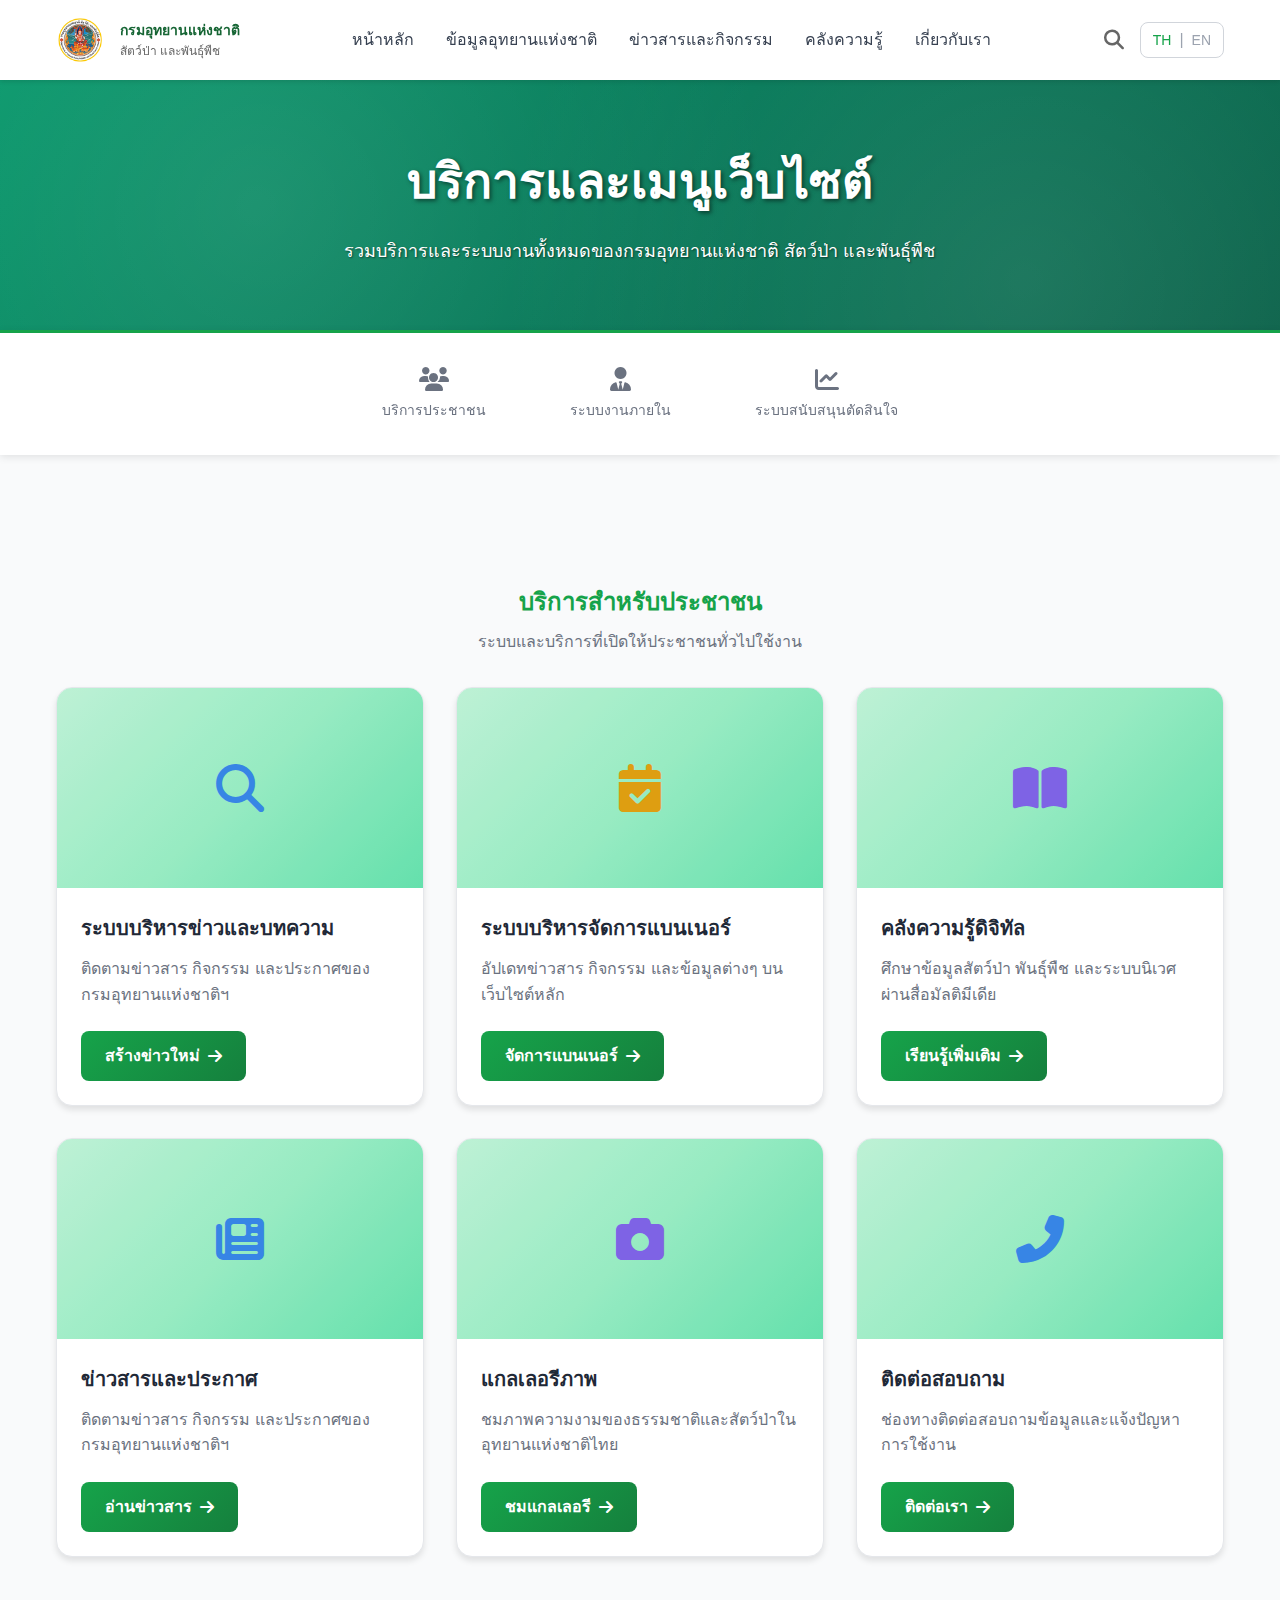
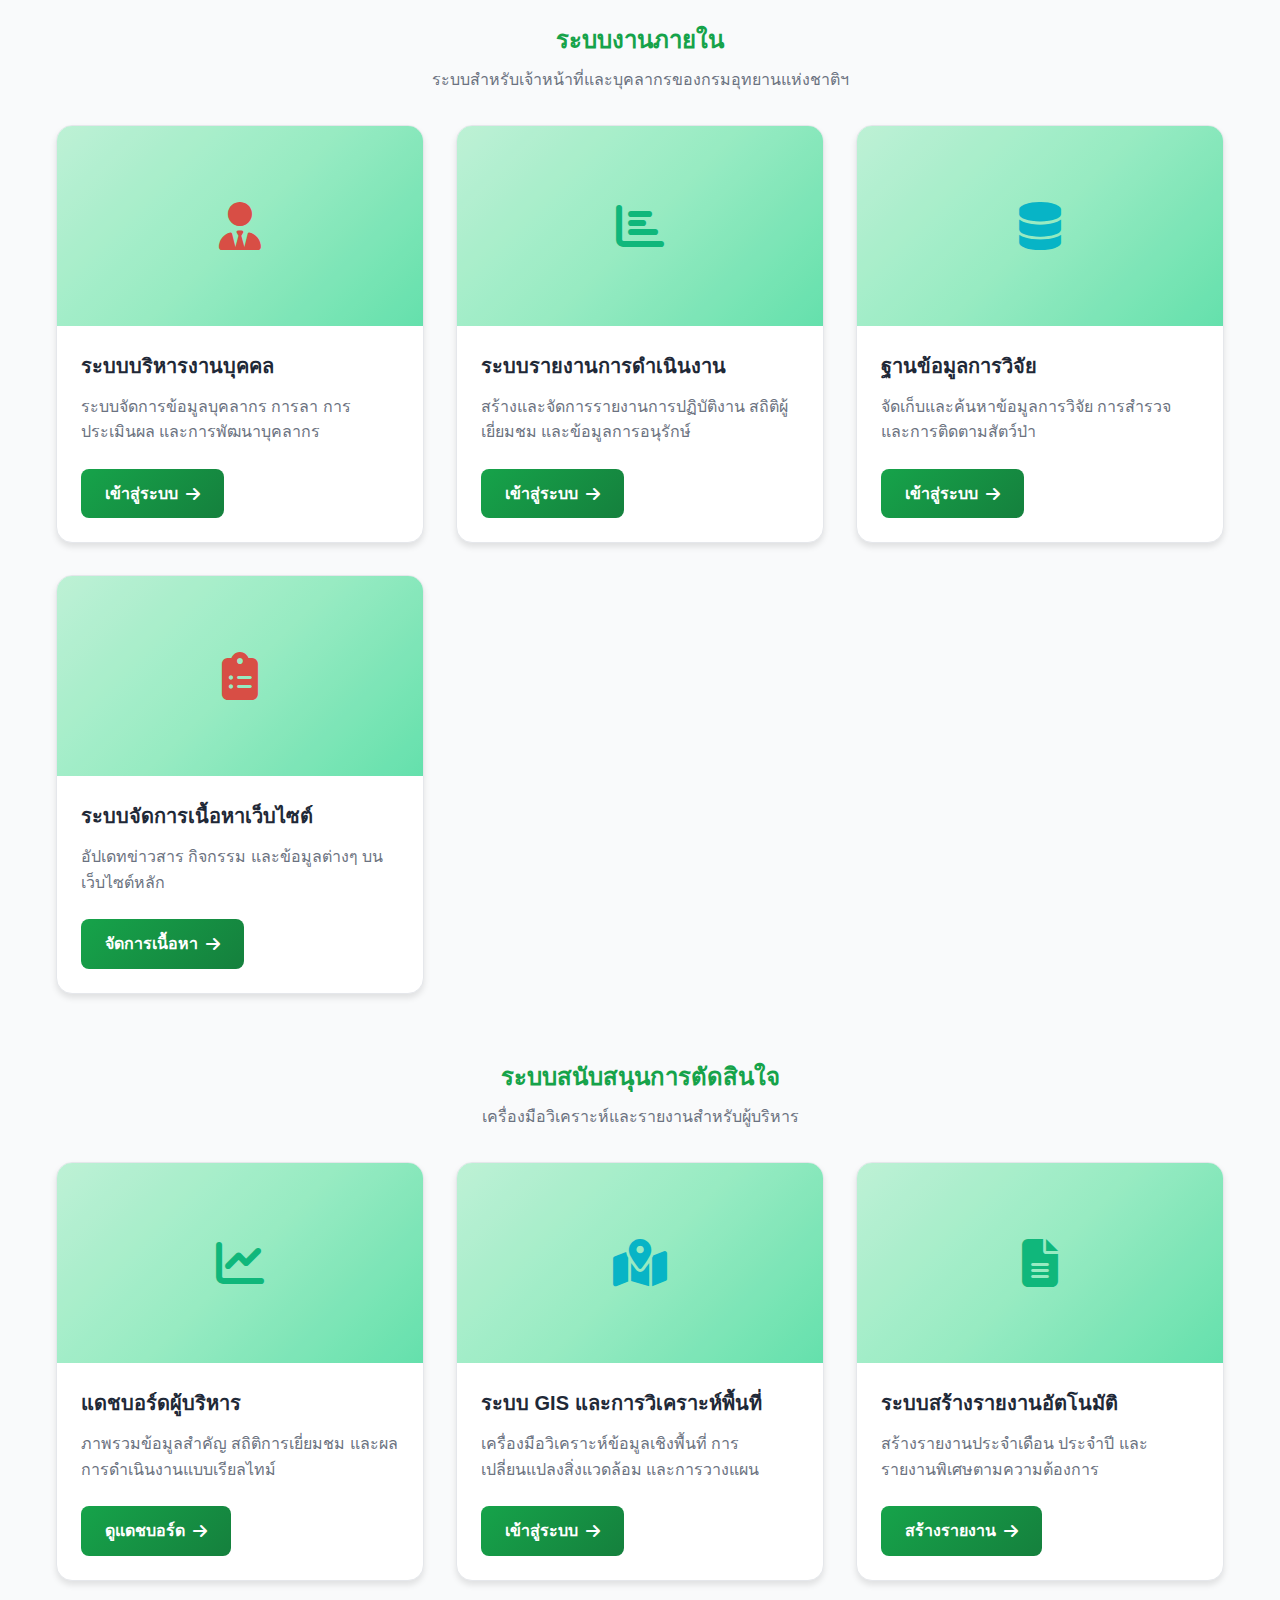
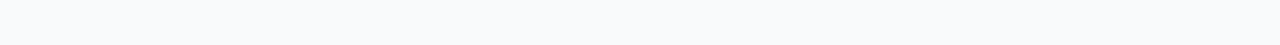
<file: service.html>
<!DOCTYPE html>
<html lang="th">
  <head>
    <meta charset="UTF-8" />
    <meta name="viewport" content="width=device-width, initial-scale=1.0" />
    <title>
      บริการและเมนูเว็บไซต์ - กรมอุทยานแห่งชาติ สัตว์ป่า และพันธุ์พืช
    </title>
    <link
      rel="stylesheet"
      href="https://cdnjs.cloudflare.com/ajax/libs/font-awesome/6.4.0/css/all.min.css" />
    <style>
      * {
        margin: 0;
        padding: 0;
        box-sizing: border-box;
      }

      body {
        font-family: "Segoe UI", Tahoma, Geneva, Verdana, sans-serif;
        line-height: 1.6;
        color: #333;
        background-color: #f9fafb;
      }

      .container {
        max-width: 1200px;
        margin: 0 auto;
        padding: 0 1rem;
      }

      /* ========== HEADER STYLES (UNIQUE CLASSES) ========== */
      .service-header {
        background-color: white;
        box-shadow: 0 2px 4px rgba(0, 0, 0, 0.1);
        position: sticky;
        top: 0;
        z-index: 1000;
      }

      .service-header-content {
        display: flex;
        align-items: center;
        justify-content: space-between;
        padding: 1rem 0;
      }

      .service-logo-section {
        display: flex;
        align-items: center;
        gap: 1rem;
      }

      .service-logo-placeholder {
        width: 48px;
        height: 48px;
        border-radius: 50%;
        /* background: linear-gradient(135deg, #16a34a 0%, #15803d 100%); */
        display: flex;
        align-items: center;
        justify-content: center;
        color: white;
        font-weight: bold;
        font-size: 1.25rem;
      }

      .service-logo-text h1 {
        font-size: 0.875rem;
        font-weight: bold;
        color: #166534;
        margin: 0;
      }

      .service-logo-text p {
        font-size: 0.75rem;
        color: #666;
        margin: 0;
      }

      .service-nav {
        display: none;
        gap: 2rem;
      }

      .service-nav a {
        color: #374151;
        text-decoration: none;
        font-weight: 500;
        transition: color 0.3s;
      }

      .service-nav a:hover {
        color: #16a34a;
      }

      .service-header-actions {
        display: flex;
        align-items: center;
        gap: 1rem;
      }

      .service-search-btn,
      .service-menu-toggle {
        background: none;
        border: none;
        color: #666;
        font-size: 1.25rem;
        cursor: pointer;
        transition: color 0.3s;
      }

      .service-search-btn:hover,
      .service-menu-toggle:hover {
        color: #16a34a;
      }

      .service-language-switcher {
        display: none;
        align-items: center;
        gap: 0.5rem;
        border: 1px solid #d1d5db;
        border-radius: 0.5rem;
        padding: 0.25rem 0.75rem;
      }

      .service-language-switcher button {
        background: none;
        border: none;
        font-size: 0.875rem;
        font-weight: 500;
        cursor: pointer;
      }

      .service-language-switcher .active {
        color: #16a34a;
      }

      .service-language-switcher .inactive {
        color: #9ca3af;
      }

      @media (min-width: 640px) {
        .service-language-switcher {
          display: flex;
        }
      }

      @media (min-width: 1024px) {
        .service-nav {
          display: flex;
        }

        .service-menu-toggle {
          display: none;
        }
      }

      /* ========== HERO SECTION ========== */
      .hero {
        background: linear-gradient(
          135deg,
          #059669 0%,
          #047857 50%,
          #065f46 100%
        );
        padding: 4rem 0;
        text-align: center;
        position: relative;
        overflow: hidden;
      }

      .hero::before {
        content: "";
        position: absolute;
        top: 0;
        left: 0;
        right: 0;
        bottom: 0;
        background-image: radial-gradient(
            circle at 20% 50%,
            rgba(255, 255, 255, 0.1) 0%,
            transparent 50%
          ),
          radial-gradient(
            circle at 80% 80%,
            rgba(255, 255, 255, 0.1) 0%,
            transparent 50%
          );
        pointer-events: none;
      }

      .hero-content {
        position: relative;
        z-index: 1;
      }

      .hero h1 {
        color: white;
        font-size: 2.5rem;
        font-weight: bold;
        margin-bottom: 1rem;
        text-shadow: 2px 2px 4px rgba(0, 0, 0, 0.5);
      }

      .hero p {
        color: white;
        font-size: 1.125rem;
        max-width: 600px;
        margin: 0 auto;
        text-shadow: 1px 1px 2px rgba(0, 0, 0, 0.5);
      }

      /* ========== SERVICES SECTION ========== */
      .services-section {
        padding: 4rem 0;
      }

      .section-header {
        text-align: center;
        margin-bottom: 3rem;
      }

      .section-header h2 {
        font-size: 2rem;
        font-weight: bold;
        color: #1f2937;
        margin-bottom: 1rem;
      }

      .section-header p {
        color: #6b7280;
        max-width: 700px;
        margin: 0 auto;
      }

      .services-grid {
        display: grid;
        grid-template-columns: 1fr;
        gap: 2rem;
      }

      .service-card {
        background: white;
        border-radius: 1rem;
        overflow: hidden;
        box-shadow: 0 4px 6px rgba(0, 0, 0, 0.1);
        transition: all 0.3s ease;
        border: 1px solid #e5e7eb;
      }

      .service-card:hover {
        transform: translateY(-5px);
        box-shadow: 0 12px 24px rgba(0, 0, 0, 0.15);
        border-color: #16a34a;
      }

      .service-image {
        width: 100%;
        height: 200px;
        background: linear-gradient(
          135deg,
          #d1fae5 0%,
          #a7f3d0 50%,
          #6ee7b7 100%
        );
        display: flex;
        align-items: center;
        justify-content: center;
        color: #047857;
        font-size: 3rem;
        position: relative;
        overflow: hidden;
      }

      .service-image::before {
        content: "";
        position: absolute;
        top: 0;
        left: 0;
        right: 0;
        bottom: 0;
        background: rgba(22, 163, 74, 0.1);
        transition: opacity 0.3s ease;
      }

      .service-card:hover .service-image::before {
        opacity: 0;
      }

      .service-content {
        padding: 1.5rem;
      }

      .service-title {
        font-size: 1.25rem;
        font-weight: bold;
        color: #1f2937;
        margin-bottom: 0.75rem;
      }

      .service-desc {
        color: #6b7280;
        margin-bottom: 1.5rem;
        line-height: 1.6;
      }

      .service-link {
        display: inline-flex;
        align-items: center;
        gap: 0.5rem;
        background: linear-gradient(135deg, #16a34a 0%, #15803d 100%);
        color: white;
        padding: 0.75rem 1.5rem;
        border-radius: 0.5rem;
        text-decoration: none;
        font-weight: 600;
        transition: all 0.3s ease;
      }

      .service-link:hover {
        background: linear-gradient(135deg, #15803d 0%, #14532d 100%);
        transform: translateX(3px);
      }

      .service-link i {
        transition: transform 0.3s ease;
      }

      .service-link:hover i {
        transform: translateX(3px);
      }

      /* Service Categories */
      .category-header {
        text-align: center;
        margin: 4rem 0 2rem;
      }

      .category-header h3 {
        font-size: 1.5rem;
        color: #16a34a;
        font-weight: bold;
        margin-bottom: 0.5rem;
      }

      .category-header p {
        color: #6b7280;
      }

      /* Different icons for different services */
      .icon-info {
        color: #3b82f6;
      }
      .icon-booking {
        color: #f59e0b;
      }
      .icon-education {
        color: #8b5cf6;
      }
      .icon-research {
        color: #06b6d4;
      }
      .icon-management {
        color: #ef4444;
      }
      .icon-report {
        color: #10b981;
      }

      /* ========== SECTION NAVIGATION ========== */
      .section-nav {
        background: white;
        box-shadow: 0 2px 8px rgba(0, 0, 0, 0.1);
        position: sticky;
        top: 80px;
        z-index: 999;
        border-top: 3px solid #16a34a;
        transition: all 0.3s ease;
      }

      .section-nav.compact {
        top: 70px;
        border-top-width: 2px;
      }

      .nav-menu {
        display: flex;
        justify-content: center;
        align-items: center;
        padding: 1rem 0;
        gap: 2rem;
        transition: all 0.3s ease;
      }

      .section-nav.compact .nav-menu {
        padding: 1rem 0 0.5rem 0;
        gap: 1rem;
      }

      .nav-item {
        display: flex;
        flex-direction: column;
        align-items: center;
        gap: 0.5rem;
        padding: 1rem 1.5rem;
        border-radius: 0.75rem;
        text-decoration: none;
        color: #6b7280;
        font-weight: 500;
        transition: all 0.3s ease;
        border: 2px solid transparent;
      }

      .section-nav.compact .nav-item {
        padding: 0.5rem 1rem;
        gap: 0.25rem;
      }

      .nav-item:hover {
        color: #16a34a;
        background: #f0fdf4;
        border-color: #bbf7d0;
        transform: translateY(-2px);
      }

      .nav-item i {
        font-size: 1.5rem;
        transition: all 0.3s ease;
      }

      .section-nav.compact .nav-item i {
        font-size: 1.25rem;
      }

      .nav-item:hover i {
        transform: scale(1.1);
      }

      .nav-item span {
        font-size: 0.875rem;
        white-space: nowrap;
        transition: all 0.3s ease;
      }

      .section-nav.compact .nav-item span {
        font-size: 0.75rem;
      }

      /* Smooth scroll */
      html {
        scroll-behavior: smooth;
      }

      /* Section spacing for navigation */
      .services-section {
        scroll-margin-top: 120px;
      }

      /* ========== RESPONSIVE DESIGN ========== */
      @media (min-width: 640px) {
        .services-grid {
          grid-template-columns: repeat(2, 1fr);
        }

        .hero h1 {
          font-size: 3rem;
        }
      }

      @media (min-width: 1024px) {
        .services-grid {
          grid-template-columns: repeat(3, 1fr);
        }
      }

      @media (max-width: 768px) {
        .nav-menu {
          flex-wrap: wrap;
          gap: 1rem;
        }

        .section-nav.compact .nav-menu {
          gap: 0.5rem;
        }

        .nav-item {
          flex-direction: row;
          min-width: 200px;
          justify-content: center;
        }

        .section-nav.compact .nav-item {
          min-width: 150px;
          padding: 0.25rem 0.75rem;
        }

        .nav-item i {
          font-size: 1.25rem;
        }

        .section-nav.compact .nav-item i {
          font-size: 1rem;
        }

        .nav-item span {
          font-size: 0.875rem;
        }

        .section-nav.compact .nav-item span {
          font-size: 0.75rem;
        }
      }

      @media (max-width: 640px) {
        .hero h1 {
          font-size: 2rem;
        }

        .hero p {
          font-size: 1rem;
        }

        .service-content {
          padding: 1rem;
        }

        .nav-menu {
          flex-direction: column;
          gap: 0.75rem;
          padding: 1.5rem 0;
        }

        .nav-item {
          width: 100%;
          max-width: 300px;
        }
      }
    </style>
  </head>
  <body>
    <!-- ========== HEADER ========== -->
    <header class="service-header">
      <div class="container">
        <div class="service-header-content">
          <!-- Logo Section -->
          <div class="service-logo-section">
            <div class="service-logo-placeholder">
                <img src="./public/logo.png" width="48px" height="48px">
            </div>
            <div class="service-logo-text">
              <h1>กรมอุทยานแห่งชาติ</h1>
              <p>สัตว์ป่า และพันธุ์พืช</p>
            </div>
          </div>

          <!-- Navigation Menu (Desktop) -->
          <nav
            class="service-nav"
            role="navigation"
            aria-label="Main navigation">
            <a href="index.html">หน้าหลัก</a>
            <a href="information.html">ข้อมูลอุทยานแห่งชาติ</a>
            <a href="news.html">ข่าวสารและกิจกรรม</a>
            <a href="knowledge.html">คลังความรู้</a>
            <a href="#">เกี่ยวกับเรา</a>
          </nav>

          <!-- Search & Language Section -->
          <div class="service-header-actions">
            <button class="service-search-btn" aria-label="ค้นหา">
              <i class="fas fa-search"></i>
            </button>

            <div class="service-language-switcher">
              <button class="active">TH</button>
              <span style="color: #9ca3af">|</span>
              <button class="inactive">EN</button>
            </div>

            <button class="service-menu-toggle" aria-label="เปิดเมนู">
              <i class="fas fa-bars"></i>
            </button>
          </div>
        </div>
      </div>
    </header>

    <!-- ========== HERO SECTION ========== -->
    <section class="hero">
      <div class="container">
        <div class="hero-content">
          <h1>บริการและเมนูเว็บไซต์</h1>
          <p>
            รวมบริการและระบบงานทั้งหมดของกรมอุทยานแห่งชาติ สัตว์ป่า และพันธุ์พืช
          </p>
        </div>
      </div>
    </section>

    <!-- ========== SECTION NAVIGATION ========== -->
    <nav class="section-nav">
      <div class="container">
        <div class="nav-menu">
          <a href="#public-services" class="nav-item">
            <i class="fas fa-users"></i>
            <span>บริการประชาชน</span>
          </a>
          <a href="#internal-services" class="nav-item">
            <i class="fas fa-user-tie"></i>
            <span>ระบบงานภายใน</span>
          </a>
          <a href="#decision-support" class="nav-item">
            <i class="fas fa-chart-line"></i>
            <span>ระบบสนับสนุนตัดสินใจ</span>
          </a>
        </div>
      </div>
    </nav>

    <!-- ========== MAIN CONTENT ========== -->
    <main>
      <!-- ========== PUBLIC SERVICES ========== -->
      <section class="services-section" id="public-services">
        <div class="container">
          <div class="category-header">
            <h3>บริการสำหรับประชาชน</h3>
            <p>ระบบและบริการที่เปิดให้ประชาชนทั่วไปใช้งาน</p>
          </div>

          <div class="services-grid">
            <!-- Service Card 1 -->
            <div class="service-card">
              <div class="service-image">
                <i class="fas fa-search icon-info"></i>
              </div>
              <div class="service-content">
                <h3 class="service-title">ระบบบริหารข่าวและบทความ</h3>
                <p class="service-desc">
                  ติดตามข่าวสาร กิจกรรม และประกาศของกรมอุทยานแห่งชาติฯ
                </p>
                <a href="news_form.html" class="service-link">
                  สร้างข่าวใหม่
                  <i class="fas fa-arrow-right"></i>
                </a>
              </div>
            </div>

            <!-- Service Card 2 -->
            <div class="service-card">
              <div class="service-image">
                <i class="fas fa-calendar-check icon-booking"></i>
              </div>
              <div class="service-content">
                <h3 class="service-title">ระบบบริหารจัดการแบนเนอร์</h3>
                <p class="service-desc">
                  อัปเดทข่าวสาร กิจกรรม และข้อมูลต่างๆ บนเว็บไซต์หลัก
                </p>
                <a href="banner_form.html" class="service-link">
                  จัดการแบนเนอร์
                  <i class="fas fa-arrow-right"></i>
                </a>
              </div>
            </div>

            <!-- Service Card 3 -->
            <div class="service-card">
              <div class="service-image">
                <i class="fas fa-book-open icon-education"></i>
              </div>
              <div class="service-content">
                <h3 class="service-title">คลังความรู้ดิจิทัล</h3>
                <p class="service-desc">
                  ศึกษาข้อมูลสัตว์ป่า พันธุ์พืช และระบบนิเวศผ่านสื่อมัลติมีเดีย
                </p>
                <a href="#" class="service-link">
                  เรียนรู้เพิ่มเติม
                  <i class="fas fa-arrow-right"></i>
                </a>
              </div>
            </div>

            <!-- Service Card 4 -->
            <div class="service-card">
              <div class="service-image">
                <i class="fas fa-newspaper icon-info"></i>
              </div>
              <div class="service-content">
                <h3 class="service-title">ข่าวสารและประกาศ</h3>
                <p class="service-desc">
                  ติดตามข่าวสาร กิจกรรม และประกาศของกรมอุทยานแห่งชาติฯ
                </p>
                <a href="#" class="service-link">
                  อ่านข่าวสาร
                  <i class="fas fa-arrow-right"></i>
                </a>
              </div>
            </div>

            <!-- Service Card 5 -->
            <div class="service-card">
              <div class="service-image">
                <i class="fas fa-camera icon-education"></i>
              </div>
              <div class="service-content">
                <h3 class="service-title">แกลเลอรีภาพ</h3>
                <p class="service-desc">
                  ชมภาพความงามของธรรมชาติและสัตว์ป่าในอุทยานแห่งชาติไทย
                </p>
                <a href="#" class="service-link">
                  ชมแกลเลอรี
                  <i class="fas fa-arrow-right"></i>
                </a>
              </div>
            </div>

            <!-- Service Card 6 -->
            <div class="service-card">
              <div class="service-image">
                <i class="fas fa-phone-alt icon-info"></i>
              </div>
              <div class="service-content">
                <h3 class="service-title">ติดต่อสอบถาม</h3>
                <p class="service-desc">
                  ช่องทางติดต่อสอบถามข้อมูลและแจ้งปัญหาการใช้งาน
                </p>
                <a href="#" class="service-link">
                  ติดต่อเรา
                  <i class="fas fa-arrow-right"></i>
                </a>
              </div>
            </div>
          </div>

          <!-- ========== INTERNAL SERVICES ========== -->
          <div class="category-header" id="internal-services">
            <h3>ระบบงานภายใน</h3>
            <p>ระบบสำหรับเจ้าหน้าที่และบุคลากรของกรมอุทยานแห่งชาติฯ</p>
          </div>

          <div class="services-grid">
            <!-- Internal Service 1 -->
            <div class="service-card">
              <div class="service-image">
                <i class="fas fa-user-tie icon-management"></i>
              </div>
              <div class="service-content">
                <h3 class="service-title">ระบบบริหารงานบุคคล</h3>
                <p class="service-desc">
                  ระบบจัดการข้อมูลบุคลากร การลา การประเมินผล และการพัฒนาบุคลากร
                </p>
                <a href="#" class="service-link">
                  เข้าสู่ระบบ
                  <i class="fas fa-arrow-right"></i>
                </a>
              </div>
            </div>

            <!-- Internal Service 2 -->
            <div class="service-card">
              <div class="service-image">
                <i class="fas fa-chart-bar icon-report"></i>
              </div>
              <div class="service-content">
                <h3 class="service-title">ระบบรายงานการดำเนินงาน</h3>
                <p class="service-desc">
                  สร้างและจัดการรายงานการปฏิบัติงาน สถิติผู้เยี่ยมชม
                  และข้อมูลการอนุรักษ์
                </p>
                <a href="#" class="service-link">
                  เข้าสู่ระบบ
                  <i class="fas fa-arrow-right"></i>
                </a>
              </div>
            </div>

            <!-- Internal Service 3 -->
            <div class="service-card">
              <div class="service-image">
                <i class="fas fa-database icon-research"></i>
              </div>
              <div class="service-content">
                <h3 class="service-title">ฐานข้อมูลการวิจัย</h3>
                <p class="service-desc">
                  จัดเก็บและค้นหาข้อมูลการวิจัย การสำรวจ และการติดตามสัตว์ป่า
                </p>
                <a href="#" class="service-link">
                  เข้าสู่ระบบ
                  <i class="fas fa-arrow-right"></i>
                </a>
              </div>
            </div>

            <!-- Internal Service 4 -->
            <div class="service-card">
              <div class="service-image">
                <i class="fas fa-clipboard-list icon-management"></i>
              </div>
              <div class="service-content">
                <h3 class="service-title">ระบบจัดการเนื้อหาเว็บไซต์</h3>
                <p class="service-desc">
                  อัปเดทข่าวสาร กิจกรรม และข้อมูลต่างๆ บนเว็บไซต์หลัก
                </p>
                <a href="#" class="service-link">
                  จัดการเนื้อหา
                  <i class="fas fa-arrow-right"></i>
                </a>
              </div>
            </div>
          </div>

          <!-- ========== DECISION SUPPORT SYSTEMS ========== -->
          <div class="category-header" id="decision-support">
            <h3>ระบบสนับสนุนการตัดสินใจ</h3>
            <p>เครื่องมือวิเคราะห์และรายงานสำหรับผู้บริหาร</p>
          </div>

          <div class="services-grid">
            <!-- DSS Service 1 -->
            <div class="service-card">
              <div class="service-image">
                <i class="fas fa-chart-line icon-report"></i>
              </div>
              <div class="service-content">
                <h3 class="service-title">แดชบอร์ดผู้บริหาร</h3>
                <p class="service-desc">
                  ภาพรวมข้อมูลสำคัญ สถิติการเยี่ยมชม
                  และผลการดำเนินงานแบบเรียลไทม์
                </p>
                <a href="#" class="service-link">
                  ดูแดชบอร์ด
                  <i class="fas fa-arrow-right"></i>
                </a>
              </div>
            </div>

            <!-- DSS Service 2 -->
            <div class="service-card">
              <div class="service-image">
                <i class="fas fa-map-marked-alt icon-research"></i>
              </div>
              <div class="service-content">
                <h3 class="service-title">ระบบ GIS และการวิเคราะห์พื้นที่</h3>
                <p class="service-desc">
                  เครื่องมือวิเคราะห์ข้อมูลเชิงพื้นที่ การเปลี่ยนแปลงสิ่งแวดล้อม
                  และการวางแผน
                </p>
                <a href="#" class="service-link">
                  เข้าสู่ระบบ
                  <i class="fas fa-arrow-right"></i>
                </a>
              </div>
            </div>

            <!-- DSS Service 3 -->
            <div class="service-card">
              <div class="service-image">
                <i class="fas fa-file-alt icon-report"></i>
              </div>
              <div class="service-content">
                <h3 class="service-title">ระบบสร้างรายงานอัตโนมัติ</h3>
                <p class="service-desc">
                  สร้างรายงานประจำเดือน ประจำปี และรายงานพิเศษตามความต้องการ
                </p>
                <a href="#" class="service-link">
                  สร้างรายงาน
                  <i class="fas fa-arrow-right"></i>
                </a>
              </div>
            </div>
          </div>
        </div>
      </section>
    </main>

    <script>
      // ========== COMPACT NAVIGATION ON SCROLL ========== //
      let lastScrollTop = 0;
      const sectionNav = document.querySelector(".section-nav");

      window.addEventListener("scroll", () => {
        const scrollTop =
          window.pageYOffset || document.documentElement.scrollTop;
        const heroSection = document.querySelector(".hero");
        const heroHeight = heroSection ? heroSection.offsetHeight : 400;

        // Add compact class when scrolled past hero section
        if (scrollTop > heroHeight + 100) {
          sectionNav.classList.add("compact");
        } else {
          sectionNav.classList.remove("compact");
        }

        lastScrollTop = scrollTop;
      });

      // ========== ACTIVE NAVIGATION ITEM ========== //
      const navItems = document.querySelectorAll(".nav-item");
      const sections = document.querySelectorAll("section[id]");

      function updateActiveNav() {
        let current = "";
        const scrollPos = window.scrollY + 200;

        sections.forEach((section) => {
          const sectionTop = section.offsetTop;
          const sectionHeight = section.offsetHeight;

          if (
            scrollPos >= sectionTop &&
            scrollPos < sectionTop + sectionHeight
          ) {
            current = section.getAttribute("id");
          }
        });

        navItems.forEach((item) => {
          item.classList.remove("active");
          const href = item.getAttribute("href");
          if (href === "#" + current) {
            item.classList.add("active");
          }
        });
      }

      // Add active navigation styles
      const style = document.createElement("style");
      style.textContent = `
        .nav-item.active {
          color: #16a34a !important;
          background: #dcfce7 !important;
          border-color: #16a34a !important;
        }
      `;
      document.head.appendChild(style);

      window.addEventListener("scroll", updateActiveNav);
      document.addEventListener("DOMContentLoaded", updateActiveNav);
    </script>
  </body>
</html>
</file>
<file: style.css>
* {
  margin: 0;
  padding: 0;
  box-sizing: border-box;
}

body {
  font-family: "Segoe UI", Tahoma, Geneva, Verdana, sans-serif;
  line-height: 1.6;
  color: #333;
  background-color: #f9fafb;
}

.container {
  max-width: 1200px;
  margin: 0 auto;
  padding: 0 1rem;
}

/* ========== HEADER ========== */
header {
  background-color: white;
  box-shadow: 0 2px 4px rgba(0, 0, 0, 0.1);
  position: sticky;
  top: 0;
  z-index: 1000;
}

.header-content {
  display: flex;
  align-items: center;
  justify-content: space-between;
  padding: 1rem 0;
}

.logo-section {
  display: flex;
  align-items: center;
  gap: 1rem;
}

.logo-section img {
  width: 48px;
  height: 48px;
  border-radius: 50%;
  object-fit: cover;
  /* background-color: #16a34a; */
  display: flex;
  align-items: center;
  justify-content: center;
}

.logo-placeholder {
  width: 48px;
  height: 48px;
  border-radius: 50%;
  /* background: linear-gradient(135deg, #16a34a 0%, #15803d 100%); */
  /* background: url("https://png.pngtree.com/thumb_back/fw800/background/20240726/pngtree-3d-a-forest-with-fog-and-trees-in-the-background-image_16116121.jpg"); */
  display: flex;
  align-items: center;
  justify-content: center;
  color: white;
  font-weight: bold;
  font-size: 1.25rem;
}

.logo-text h1 {
  font-size: 0.875rem;
  font-weight: bold;
  color: #166534;
}

.logo-text p {
  font-size: 0.75rem;
  color: #666;
}

nav {
  display: none;
  gap: 2rem;
}

nav a {
  color: #374151;
  text-decoration: none;
  font-weight: 500;
  transition: color 0.3s;
}

nav a:hover {
  color: #16a34a;
}

.header-actions {
  display: flex;
  align-items: center;
  gap: 1rem;
}

.search-btn,
.menu-toggle {
  background: none;
  border: none;
  color: #666;
  font-size: 1.25rem;
  cursor: pointer;
  transition: color 0.3s;
}

.search-btn:hover,
.menu-toggle:hover {
  color: #16a34a;
}

.language-switcher {
  display: none;
  align-items: center;
  gap: 0.5rem;
  border: 1px solid #d1d5db;
  border-radius: 0.5rem;
  padding: 0.25rem 0.75rem;
}

.language-switcher button {
  background: none;
  border: none;
  font-size: 0.875rem;
  font-weight: 500;
  cursor: pointer;
}

.language-switcher .active {
  color: #16a34a;
}

.language-switcher .inactive {
  color: #9ca3af;
}

/* ========== HERO BANNER ========== */
.hero {
  height: 700px;
  /* background: linear-gradient(135deg, #059669 0%, #047857 50%, #065f46 100%); */
  background: url("https://live.staticflickr.com/65535/53944904334_75ee16746b_3k.jpg");
  display: flex;
  align-items: center;
  justify-content: center;
  text-align: center;
  padding: 1rem;
  position: relative;
  overflow: hidden;
}

.hero::before {
  content: "";
  position: absolute;
  top: 0;
  left: 0;
  right: 0;
  bottom: 0;
  background-image: radial-gradient(
      circle at 20% 50%,
      rgba(255, 255, 255, 0.1) 0%,
      transparent 50%
    ),
    radial-gradient(
      circle at 80% 80%,
      rgba(255, 255, 255, 0.1) 0%,
      transparent 50%
    );
  pointer-events: none;
}

.hero-content {
  position: relative;
  z-index: 1;
}

.hero-content h2 {
  color: white;
  font-size: 2rem;
  font-weight: bold;
  margin-bottom: 1.5rem;
  text-shadow: 2px 2px 4px rgba(0, 0, 0, 0.5);
}

.hero-content p {
  color: white;
  font-size: 1.125rem;
  margin-bottom: 2rem;
  max-width: 600px;
  text-shadow: 1px 1px 2px rgba(0, 0, 0, 0.5);
}

.search-bar {
  display: flex;
  max-width: 700px;
  background: white;
  border-radius: 9999px;
  overflow: hidden;
  box-shadow: 0 10px 25px rgba(0, 0, 0, 0.3);
}

.search-bar input {
  flex: 1;
  padding: 1rem 1.5rem;
  border: none;
  outline: none;
  font-size: 1rem;
}

.search-bar button {
  background-color: #16a34a;
  color: white;
  border: none;
  padding: 1rem 2rem;
  cursor: pointer;
  transition: background-color 0.3s;
}

.search-bar button:hover {
  background-color: #15803d;
}

/* ========== SECTIONS ========== */
section {
  padding: 4rem 0;
}

.section-header {
  text-align: center;
  margin-bottom: 3rem;
}

.section-header h3 {
  font-size: 2rem;
  font-weight: bold;
  color: #1f2937;
  margin-bottom: 1rem;
}

.section-header p {
  color: #6b7280;
  max-width: 700px;
  margin: 0 auto;
}

/* ========== PARKS GRID ========== */
.parks-grid {
  display: grid;
  grid-template-columns: 1fr;
  gap: 1.5rem;
}

.park-card {
  background: white;
  border-radius: 1rem;
  overflow: hidden;
  box-shadow: 0 4px 6px rgba(0, 0, 0, 0.1);
  transition: box-shadow 0.3s;
}

.park-card:hover {
  box-shadow: 0 10px 20px rgba(0, 0, 0, 0.15);
}

.park-card img {
  width: 100%;
  height: 200px;
  object-fit: cover;
  background: linear-gradient(135deg, #d1fae5 0%, #a7f3d0 100%);
  display: flex;
  align-items: center;
  justify-content: center;
}

.img-placeholder {
  width: 100%;
  height: 200px;
  background: linear-gradient(135deg, #d1fae5 0%, #a7f3d0 50%, #6ee7b7 100%);
  display: flex;
  align-items: center;
  justify-content: center;
  color: #047857;
  font-size: 3rem;
}

.park-card-content {
  padding: 1.25rem;
}

.park-card h4 {
  font-size: 1.25rem;
  font-weight: bold;
  color: #1f2937;
  margin-bottom: 0.5rem;
}

.park-card .location {
  color: #6b7280;
  margin-bottom: 1rem;
  display: flex;
  align-items: center;
  gap: 0.5rem;
}

.park-card .location i {
  color: #16a34a;
}

.btn-primary {
  display: inline-block;
  background-color: #16a34a;
  color: white;
  padding: 0.5rem 1.5rem;
  border-radius: 0.5rem;
  text-decoration: none;
  transition: background-color 0.3s;
}

.btn-primary:hover {
  background-color: #15803d;
}

/* ========== NEWS SECTION ========== */
.bg-gray {
  background-color: #f3f4f6;
}

.news-grid {
  display: grid;
  grid-template-columns: 1fr;
  gap: 2rem;
}

.featured-news {
  background: white;
  border-radius: 1rem;
  overflow: hidden;
  box-shadow: 0 4px 6px rgba(0, 0, 0, 0.1);
}

.featured-news img {
  width: 100%;
  height: 250px;
  object-fit: cover;
}

.news-img-placeholder {
  width: 100%;
  height: 250px;
  background: linear-gradient(135deg, #bfdbfe 0%, #93c5fd 100%);
  display: flex;
  align-items: center;
  justify-content: center;
  color: #1e40af;
  font-size: 3rem;
  overflow: hidden;
}

.featured-news-content {
  padding: 1.5rem;
}

.news-date {
  display: flex;
  align-items: center;
  gap: 0.5rem;
  font-size: 0.875rem;
  color: #6b7280;
  margin-bottom: 0.75rem;
}

.featured-news h4 {
  font-size: 1.5rem;
  font-weight: bold;
  color: #1f2937;
  margin-bottom: 1rem;
}

.featured-news h4 a {
  color: #1f2937;
  text-decoration: none;
  transition: color 0.3s;
}

.featured-news h4 a:hover {
  color: #16a34a;
}

.featured-news p {
  color: #6b7280;
  margin-bottom: 1.5rem;
  line-height: 1.7;
}

.read-more {
  display: inline-flex;
  align-items: center;
  gap: 0.5rem;
  color: #16a34a;
  text-decoration: none;
  font-weight: 500;
  transition: color 0.3s;
}

.read-more:hover {
  color: #15803d;
}

.news-list {
  display: flex;
  flex-direction: column;
  gap: 1rem;
}

.news-item {
  background: white;
  padding: 1.25rem;
  border-radius: 0.5rem;
  box-shadow: 0 2px 4px rgba(0, 0, 0, 0.1);
  transition: box-shadow 0.3s;
}

.news-item:hover {
  box-shadow: 0 4px 8px rgba(0, 0, 0, 0.15);
}

.news-item .news-date {
  font-size: 0.75rem;
  margin-bottom: 0.5rem;
}

.news-item h5 {
  font-size: 1rem;
  font-weight: 600;
  color: #1f2937;
}

.news-item h5 a {
  color: #1f2937;
  text-decoration: none;
  transition: color 0.3s;
}

.news-item h5 a:hover {
  color: #16a34a;
}

.btn-full {
  display: block;
  width: 100%;
  background-color: #16a34a;
  color: white;
  text-align: center;
  padding: 0.75rem;
  border-radius: 0.5rem;
  text-decoration: none;
  font-weight: 500;
  margin-top: 1rem;
  transition: background-color 0.3s;
}

.btn-full:hover {
  background-color: #15803d;
}

/* ========== KNOWLEDGE SECTION ========== */
.knowledge-list {
  max-width: 1000px;
  margin: 0 auto;
  display: flex;
  flex-direction: column;
  gap: 1.5rem;
}

.knowledge-item {
  display: flex;
  flex-direction: column;
  background: white;
  border-radius: 1rem;
  overflow: hidden;
  box-shadow: 0 4px 6px rgba(0, 0, 0, 0.1);
  transition: box-shadow 0.3s;
}

.knowledge-item:hover {
  box-shadow: 0 10px 20px rgba(0, 0, 0, 0.15);
}

.knowledge-item img {
  width: 100%;
  height: 200px;
  object-fit: cover;
}

.knowledge-img-placeholder {
  width: 100%;
  height: 200px;
  background: linear-gradient(135deg, #fde68a 0%, #fcd34d 100%);
  display: flex;
  align-items: center;
  justify-content: center;
  color: #92400e;
  font-size: 3rem;
}

@media (min-width: 640px) {
  .knowledge-item img,
  .knowledge-img-placeholder {
    width: 200px;
    height: 200px;
  }
}

.knowledge-content {
  padding: 1.5rem;
}

.badge {
  display: inline-block;
  font-size: 0.75rem;
  font-weight: 600;
  padding: 0.25rem 0.75rem;
  border-radius: 9999px;
  margin-bottom: 0.75rem;
}

.badge-blue {
  background-color: #dbeafe;
  color: #1e40af;
}

.badge-red {
  background-color: #fee2e2;
  color: #991b1b;
}

.knowledge-item h4 {
  font-size: 1.25rem;
  font-weight: bold;
  color: #1f2937;
  margin-bottom: 0.75rem;
}

.knowledge-item h4 a {
  color: #1f2937;
  text-decoration: none;
  transition: color 0.3s;
}

.knowledge-item h4 a:hover {
  color: #16a34a;
}

.knowledge-item p {
  color: #6b7280;
  margin-bottom: 1rem;
}

.knowledge-item .btn-action {
  display: inline-flex;
  align-items: center;
  gap: 0.5rem;
  color: #16a34a;
  text-decoration: none;
  font-weight: 500;
  transition: color 0.3s;
}

.knowledge-item .btn-action:hover {
  color: #15803d;
}

/* ========== FOOTER ========== */
footer {
  background-color: #111827;
  color: #d1d5db;
  padding: 3rem 0 1.5rem;
}

.footer-grid {
  display: grid;
  grid-template-columns: 1fr;
  gap: 2rem;
  margin-bottom: 2rem;
}

.footer-column h4 {
  color: white;
  font-size: 1.125rem;
  font-weight: bold;
  margin-bottom: 1rem;
}

.footer-column img {
  width: 64px;
  height: 64px;
  border-radius: 50%;
  margin-bottom: 1rem;
}

.footer-logo-placeholder {
  width: 64px;
  height: 64px;
  border-radius: 50%;
  /* background: linear-gradient(135deg, #16a34a 0%, #15803d 100%); */
  display: flex;
  align-items: center;
  justify-content: center;
  color: white;
  font-weight: bold;
  font-size: 1.5rem;
  margin-bottom: 1rem;
}

.footer-column address {
  font-style: normal;
}

.footer-column address p {
  display: flex;
  align-items: flex-start;
  gap: 0.75rem;
  margin-bottom: 0.5rem;
}

.footer-column address i {
  color: #10b981;
  margin-top: 0.25rem;
}

.footer-column a {
  color: #d1d5db;
  text-decoration: none;
  transition: color 0.3s;
}

.footer-column a:hover {
  color: white;
}

.footer-column ul {
  list-style: none;
}

.footer-column ul li {
  margin-bottom: 0.5rem;
}

.social-icons {
  display: flex;
  gap: 1rem;
}

.social-icons a {
  display: flex;
  align-items: center;
  justify-content: center;
  width: 40px;
  height: 40px;
  background-color: #374151;
  border-radius: 50%;
  color: white;
  text-decoration: none;
  transition: background-color 0.3s;
}

.social-icons a:hover {
  background-color: #16a34a;
}

.footer-bottom {
  border-top: 1px solid #374151;
  padding-top: 1.5rem;
  text-align: center;
}

.footer-bottom p {
  font-size: 0.875rem;
  color: #9ca3af;
}

/* ========== RESPONSIVE DESIGN ========== */
@media (min-width: 640px) {
  .language-switcher {
    display: flex;
  }

  .hero {
    height: 600px;
  }

  .hero-content h2 {
    font-size: 3rem;
  }

  .parks-grid {
    grid-template-columns: repeat(2, 1fr);
  }

  .knowledge-item {
    flex-direction: row;
  }

  .knowledge-item img,
  .knowledge-img-placeholder {
    width: 200px;
    height: 200px;
  }
}

@media (min-width: 768px) {
  .logo-text {
    display: block;
  }

  .section-header h3 {
    font-size: 2.5rem;
  }

  .featured-news img {
    height: 320px;
  }

  .footer-grid {
    grid-template-columns: repeat(2, 1fr);
  }
}

@media (min-width: 1024px) {
  nav {
    display: flex;
  }

  .menu-toggle {
    display: none;
  }

  .hero {
    height: 800px;
  }

  .parks-grid {
    grid-template-columns: repeat(4, 1fr);
  }

  .news-grid {
    grid-template-columns: 2fr 1fr;
  }

  .footer-grid {
    grid-template-columns: repeat(4, 1fr);
  }
}

/* ========== INFORMATION BANNER STYLES ========== */
.information-banner {
  padding: 4rem 0;
  background: linear-gradient(135deg, #059669 0%, #047857 50%, #065f46 100%);
  position: relative;
  overflow: hidden;
}

.information-banner::before {
  content: "";
  position: absolute;
  top: 0;
  left: 0;
  right: 0;
  bottom: 0;
  background-image: radial-gradient(
      circle at 20% 30%,
      rgba(255, 255, 255, 0.1) 0%,
      transparent 50%
    ),
    radial-gradient(
      circle at 80% 70%,
      rgba(255, 255, 255, 0.1) 0%,
      transparent 50%
    );
  pointer-events: none;
}

.banner-grid {
  display: grid;
  grid-template-columns: 1fr;
  gap: 2rem;
  position: relative;
  z-index: 1;
}

.info-card {
  background: rgba(255, 255, 255, 0.95);
  backdrop-filter: blur(10px);
  border-radius: 1rem;
  padding: 2rem;
  box-shadow: 0 8px 32px rgba(0, 0, 0, 0.1);
  transition: all 0.3s ease;
  border: 1px solid rgba(255, 255, 255, 0.2);
}

.info-card:hover {
  transform: translateY(-5px);
  box-shadow: 0 12px 40px rgba(0, 0, 0, 0.15);
  background: rgba(255, 255, 255, 1);
}

.info-icon {
  width: 60px;
  height: 60px;
  background: linear-gradient(135deg, #16a34a 0%, #15803d 100%);
  border-radius: 50%;
  display: flex;
  align-items: center;
  justify-content: center;
  color: white;
  font-size: 1.5rem;
  margin-bottom: 1.5rem;
  transition: transform 0.3s ease;
}

.info-card:hover .info-icon {
  transform: scale(1.1) rotate(5deg);
}

.info-content h3 {
  font-size: 1.25rem;
  font-weight: bold;
  color: #1f2937;
  margin-bottom: 0.75rem;
}

.info-content p {
  color: #6b7280;
  margin-bottom: 1.5rem;
  line-height: 1.6;
}

.info-btn {
  display: inline-flex;
  align-items: center;
  gap: 0.5rem;
  background: linear-gradient(135deg, #16a34a 0%, #15803d 100%);
  color: white;
  padding: 0.75rem 1.5rem;
  border-radius: 0.5rem;
  text-decoration: none;
  font-weight: 600;
  transition: all 0.3s ease;
}

.info-btn:hover {
  background: linear-gradient(135deg, #15803d 0%, #14532d 100%);
  transform: translateX(3px);
  box-shadow: 0 4px 12px rgba(22, 163, 74, 0.3);
}

.info-btn i {
  transition: transform 0.3s ease;
}

.info-btn:hover i {
  transform: translateX(3px);
}

/* Responsive Design */
@media (min-width: 768px) {
  .banner-grid {
    grid-template-columns: repeat(3, 1fr);
  }

  .info-card {
    text-align: center;
  }
}

@media (min-width: 1024px) {
  .information-banner {
    padding: 5rem 0;
  }

  .info-content h3 {
    font-size: 1.375rem;
  }
}

/* ========== UPCOMING EVENTS STYLES ========== */
.events-section {
  padding: 4rem 0;
  background-color: #f8fafc;
}

.events-container {
  max-width: 800px;
  margin: 0 auto;
}

.event-item {
  display: flex;
  align-items: center;
  gap: 1.5rem;
  background: white;
  border-radius: 1rem;
  padding: 1.5rem;
  margin-bottom: 1rem;
  box-shadow: 0 2px 8px rgba(0, 0, 0, 0.1);
  transition: all 0.3s ease;
  border-left: 4px solid #e5e7eb;
}

.event-item:hover {
  transform: translateY(-2px);
  box-shadow: 0 8px 20px rgba(0, 0, 0, 0.12);
}

.today-event {
  background: linear-gradient(135deg, #dcfce7 0%, #bbf7d0 100%);
  border-left-color: #16a34a;
  animation: pulse-today 2s infinite;
}

@keyframes pulse-today {
  0%,
  100% {
    box-shadow: 0 2px 8px rgba(0, 0, 0, 0.1);
  }
  50% {
    box-shadow: 0 8px 20px rgba(22, 163, 74, 0.3);
  }
}

.event-date {
  text-align: center;
  min-width: 60px;
  color: #374151;
}

.today-event .event-date {
  color: #15803d;
}

.date-day {
  font-size: 1.5rem;
  font-weight: bold;
  line-height: 1;
}

.date-month {
  font-size: 0.875rem;
  color: #6b7280;
}

.today-event .date-month {
  color: #16a34a;
}

.event-content {
  flex: 1;
}

.event-time {
  font-size: 0.875rem;
  color: #6b7280;
  margin-bottom: 0.25rem;
}

.today-event .event-time {
  color: #15803d;
}

.event-content h4 {
  font-size: 1.125rem;
  font-weight: 600;
  color: #1f2937;
  margin-bottom: 0.5rem;
}

.today-event .event-content h4 {
  color: #15803d;
}

.event-content p {
  color: #6b7280;
  font-size: 0.875rem;
  line-height: 1.5;
}

.today-event .event-content p {
  color: #16a34a;
}

.event-status {
  display: flex;
  align-items: center;
  gap: 0.5rem;
  font-size: 0.875rem;
  font-weight: 500;
  color: #6b7280;
  padding: 0.5rem 1rem;
  background: #f3f4f6;
  border-radius: 0.5rem;
}

.today-badge {
  background: #16a34a;
  color: white;
  animation: pulse-badge 1.5s infinite;
}

@keyframes pulse-badge {
  0%,
  100% {
    opacity: 1;
  }
  50% {
    opacity: 0.8;
  }
}

.view-all-events {
  text-align: center;
  margin-top: 2rem;
}

.btn-view-all {
  display: inline-flex;
  align-items: center;
  gap: 0.5rem;
  background: linear-gradient(135deg, #16a34a 0%, #15803d 100%);
  color: white;
  padding: 0.75rem 1.5rem;
  border-radius: 0.5rem;
  text-decoration: none;
  font-weight: 600;
  transition: all 0.3s ease;
}

.btn-view-all:hover {
  background: linear-gradient(135deg, #15803d 0%, #14532d 100%);
  transform: translateY(-2px);
  box-shadow: 0 4px 12px rgba(22, 163, 74, 0.3);
}

/* Responsive Design */
@media (max-width: 640px) {
  .event-item {
    flex-direction: column;
    text-align: center;
    gap: 1rem;
  }

  .event-date {
    align-self: center;
  }

  .event-status {
    align-self: center;
  }
}

@media (max-width: 480px) {
  .event-item {
    padding: 1rem;
  }

  .events-section {
    padding: 2rem 0;
  }
}

/* ========== FLOATING BUTTON STYLES ========== */
.floating-btn {
  position: fixed;
  bottom: 30px;
  right: 30px;
  width: 60px;
  height: 60px;
  background: linear-gradient(135deg, #16a34a 0%, #15803d 100%);
  border-radius: 50%;
  display: flex;
  align-items: center;
  justify-content: center;
  color: white;
  font-size: 1.5rem;
  cursor: pointer;
  box-shadow: 0 4px 12px rgba(22, 163, 74, 0.3);
  transition: all 0.3s ease;
  z-index: 1000;
}

.floating-btn:hover {
  transform: translateY(-3px) scale(1.1);
  box-shadow: 0 8px 20px rgba(22, 163, 74, 0.4);
}

.btn-tooltip {
  position: absolute;
  right: 70px;
  background: #1f2937;
  color: white;
  padding: 0.5rem 1rem;
  border-radius: 0.5rem;
  font-size: 0.875rem;
  white-space: nowrap;
  opacity: 0;
  pointer-events: none;
  transition: opacity 0.3s ease;
}

.btn-tooltip::after {
  content: "";
  position: absolute;
  top: 50%;
  right: -5px;
  transform: translateY(-50%);
  width: 0;
  height: 0;
  border-left: 5px solid #1f2937;
  border-top: 5px solid transparent;
  border-bottom: 5px solid transparent;
}

.floating-btn:hover .btn-tooltip {
  opacity: 1;
}

/* ========== MODAL STYLES ========== */
.modal-overlay {
  position: fixed;
  top: 0;
  left: 0;
  width: 100%;
  height: 100%;
  background: rgba(0, 0, 0, 0.5);
  display: flex;
  align-items: center;
  justify-content: center;
  z-index: 2000;
  opacity: 0;
  visibility: hidden;
  transition: all 0.3s ease;
}

.modal-overlay.show {
  opacity: 1;
  visibility: visible;
}

.modal-content {
  background: white;
  border-radius: 1rem;
  box-shadow: 0 20px 40px rgba(0, 0, 0, 0.15);
  width: 90%;
  max-width: 500px;
  max-height: 90vh;
  overflow-y: auto;
  transform: translateY(-20px) scale(0.95);
  transition: transform 0.3s ease;
}

.modal-overlay.show .modal-content {
  transform: translateY(0) scale(1);
}

.modal-header {
  display: flex;
  justify-content: space-between;
  align-items: center;
  padding: 1.5rem;
  border-bottom: 1px solid #e5e7eb;
}

.modal-header h3 {
  margin: 0;
  color: #1f2937;
  font-size: 1.25rem;
}

.modal-close {
  background: none;
  border: none;
  color: #6b7280;
  font-size: 1.25rem;
  cursor: pointer;
  padding: 0.5rem;
  border-radius: 0.25rem;
  transition: all 0.3s ease;
}

.modal-close:hover {
  color: #dc2626;
  background: #fee2e2;
}

/* ========== FORM STYLES ========== */
.comment-form {
  padding: 1.5rem;
}

.form-group {
  margin-bottom: 1.5rem;
}

.form-group label {
  display: block;
  margin-bottom: 0.5rem;
  font-weight: 600;
  color: #374151;
}

.form-group input,
.form-group textarea {
  width: 100%;
  padding: 0.75rem;
  border: 2px solid #e5e7eb;
  border-radius: 0.5rem;
  font-size: 1rem;
  transition: border-color 0.3s ease;
}

.form-group input:focus,
.form-group textarea:focus {
  outline: none;
  border-color: #16a34a;
  box-shadow: 0 0 0 3px rgba(22, 163, 74, 0.1);
}

/* ========== SATISFACTION RATING ========== */
.satisfaction-rating {
  display: flex;
  flex-wrap: wrap;
  gap: 0.5rem;
}

.satisfaction-rating input[type="radio"] {
  display: none;
}

.satisfaction-rating label {
  display: flex;
  align-items: center;
  gap: 0.25rem;
  padding: 0.5rem 0.75rem;
  border: 2px solid #e5e7eb;
  border-radius: 0.5rem;
  cursor: pointer;
  transition: all 0.3s ease;
  font-weight: normal;
  flex: 1;
  min-width: fit-content;
  justify-content: center;
  font-size: 0.875rem;
}

.satisfaction-rating label:hover {
  border-color: #16a34a;
  background: #f0fdf4;
}

.satisfaction-rating input[type="radio"]:checked + label {
  border-color: #16a34a;
  background: #dcfce7;
  color: #15803d;
}

.satisfaction-rating label i {
  color: #fbbf24;
}

/* ========== FORM ACTIONS ========== */
.form-actions {
  display: flex;
  gap: 1rem;
  justify-content: flex-end;
  margin-top: 2rem;
}

.btn-cancel,
.btn-submit {
  padding: 0.75rem 1.5rem;
  border: none;
  border-radius: 0.5rem;
  font-weight: 600;
  cursor: pointer;
  transition: all 0.3s ease;
}

.btn-cancel {
  background: #f3f4f6;
  color: #6b7280;
}

.btn-cancel:hover {
  background: #e5e7eb;
  color: #374151;
}

.btn-submit {
  background: #16a34a;
  color: white;
}

.btn-submit:hover {
  background: #15803d;
}

/* ========== RESPONSIVE ========== */
@media (max-width: 640px) {
  .floating-btn {
    bottom: 20px;
    right: 20px;
    width: 50px;
    height: 50px;
    font-size: 1.25rem;
  }

  .btn-tooltip {
    display: none;
  }

  .modal-content {
    width: 95%;
    margin: 1rem;
  }

  .form-actions {
    flex-direction: column;
  }
}

/* ========== INFINITY CAROUSEL STYLES ========== */
.carousel-section {
  padding: 4rem 0;
  background: linear-gradient(135deg, #f8fafc 0%, #e2e8f0 100%);
  overflow: hidden;
}

.carousel-container {
  position: relative;
  width: 100%;
  height: 250px;
  overflow: hidden;
  /* border-radius: 1rem; */
  /* box-shadow: 0 10px 30px rgba(0,0,0,0.1); */
}

.carousel-track {
  display: flex;
  gap: 4rem;
  animation: infiniteScroll 20s linear infinite;
  width: calc(300px * 12 + 11rem); /* 12 slides + gaps */
}

.carousel-slide {
  position: relative;
  width: 300px;
  height: 200px;
  flex-shrink: 0;
  border-radius: 0.5rem;
  overflow: hidden;
  box-shadow: 0 4px 6px rgba(0, 0, 0, 0.1);
  transition: transform 0.3s ease, box-shadow 0.3s ease;
}

.carousel-slide:hover {
  transform: translateY(-5px) scale(1.02);
  box-shadow: 0 10px 20px rgba(0, 0, 0, 0.15);
  z-index: 10;
}

.carousel-slide img {
  width: 100%;
  height: 100%;
  object-fit: cover;
  transition: transform 0.3s ease;
}

.carousel-slide:hover img {
  transform: scale(1.1);
}

.image-overlay {
  position: absolute;
  bottom: 0;
  left: 0;
  right: 0;
  background: linear-gradient(transparent, rgba(0, 0, 0, 0.8));
  color: white;
  padding: 1.5rem 1rem 1rem;
  transform: translateY(100%);
  transition: transform 0.3s ease;
}

.carousel-slide:hover .image-overlay {
  transform: translateY(0);
}

.image-overlay h4 {
  font-size: 1rem;
  font-weight: 600;
  margin: 0;
}

@keyframes infiniteScroll {
  0% {
    transform: translateX(0);
  }
  100% {
    transform: translateX(calc(-300px * 6 - 6rem)); /* Move by half the width */
  }
}

/* Pause animation on hover */
.carousel-container:hover .carousel-track {
  animation-play-state: paused;
}

/* Responsive adjustments */
@media (max-width: 768px) {
  .carousel-slide {
    width: 250px;
    height: 160px;
  }

  .carousel-track {
    width: calc(250px * 12 + 11rem);
  }

  @keyframes infiniteScroll {
    0% {
      transform: translateX(0);
    }
    100% {
      transform: translateX(calc(-250px * 6 - 6rem));
    }
  }
}

@media (max-width: 480px) {
  .carousel-slide {
    width: 200px;
    height: 130px;
  }

  .carousel-track {
    width: calc(200px * 12 + 11rem);
  }

  @keyframes infiniteScroll {
    0% {
      transform: translateX(0);
    }
    100% {
      transform: translateX(calc(-200px * 6 - 6rem));
    }
  }
}
</file>
